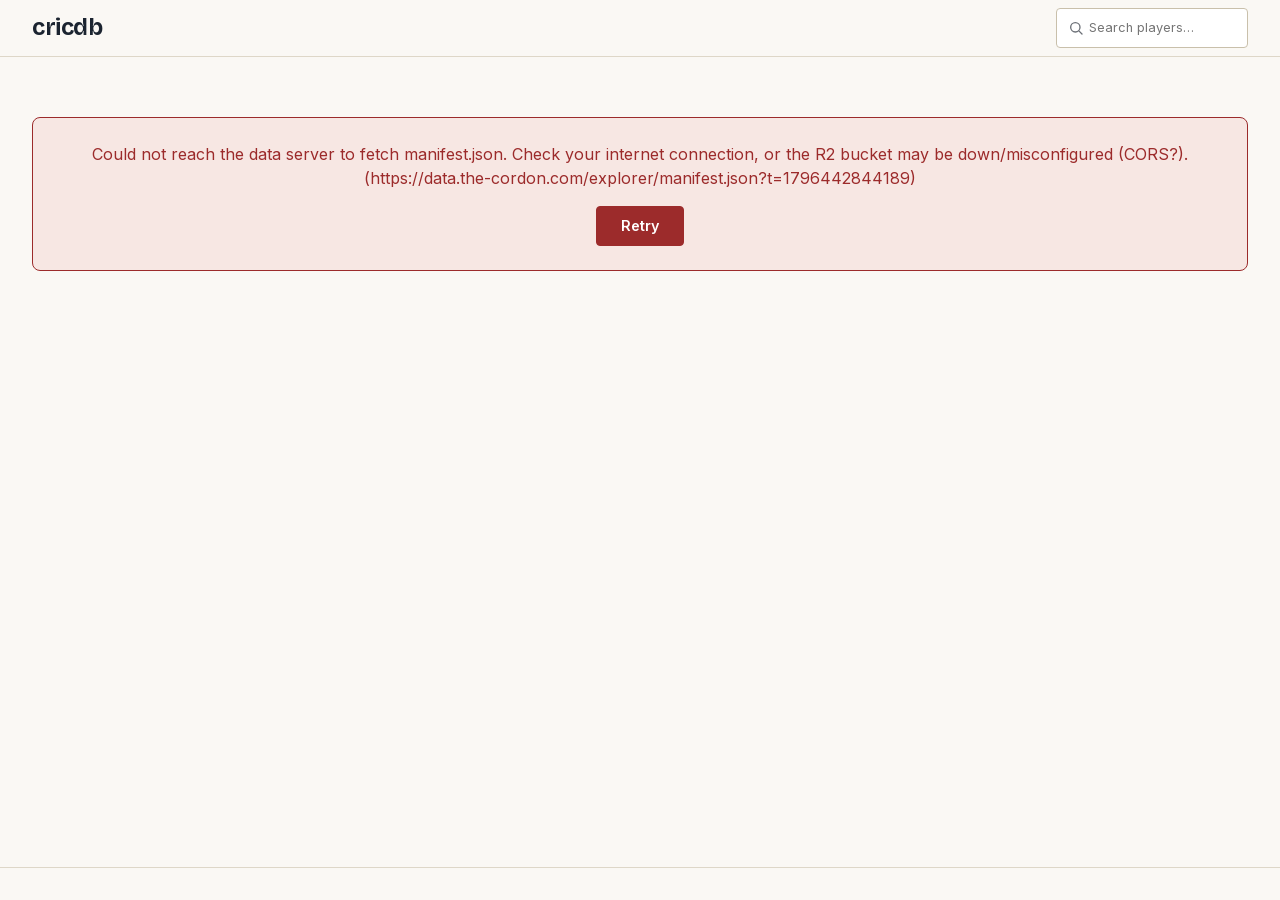
<file: index.html>
<!DOCTYPE html>
<html lang="en">
<head>
<meta charset="UTF-8" />
<meta name="viewport" content="width=device-width, initial-scale=1.0" />
<title>cricdb — cricket stats explorer</title>
<link rel="preload" href="/vendor/fonts/bricolage-grotesque-variable.woff2" as="font" type="font/woff2" crossorigin />
<link rel="preload" href="/vendor/fonts/inter-variable.woff2" as="font" type="font/woff2" crossorigin />
<link rel="stylesheet" href="/styles.css" />
<!-- Chart.js is injected by src/main.js loadChartJs() only when GRAPHS_ENABLED (src/config.js). -->
</head>
<body>
  <div id="player-popup-host"></div>

  <!-- Filters popup (F1a): the single home for EVERY filter (replaces the old
       on-page scope strip + right-side drawer). Static shell so main.js's
       module-level lookup for #filter-bar resolves at
       load time; opened via openFiltersPopup(), closed via ×/backdrop/Escape.
       Closing NEVER runs a query — only the footer "Search" button does. Two
       collapsible sections: Search Conditions + Advanced Filters (owner 1B-2 —
       the old "Player" section folded into Advanced Filters as condition types). -->
  <div class="filters-popup" id="filters-popup" data-role="filters-popup" hidden>
    <div class="filters-popup__backdrop" data-role="fpop-backdrop"></div>
    <div class="filters-popup__panel" role="dialog" aria-modal="true" aria-label="Filters" tabindex="-1" data-role="fpop-panel">
      <div class="filters-popup__header">
        <h2 class="filters-popup__title">Filters</h2>
        <button type="button" class="filters-popup__close" data-role="fpop-close" aria-label="Close">&times;</button>
      </div>

      <div class="filters-popup__body">
        <!-- Section 1: Search Conditions — src/filters.js populates #filter-bar
             with Gender · Discipline · Format · Date range · Team type (ROUND 3
             task 1: Gender and Discipline are now compact <select>s rendered by
             filters.js, so there's no static Discipline markup here any more). -->
        <!-- Minimise/maximise fires ONLY from the chevron BUTTON, never from the
             header row (owner fix, polish): with a filter dropdown open you
             instinctively click outside it to dismiss it, and that click used to
             land on the whole-row header button and collapse the section. The
             header is now plain text; the chevron is the one focusable control
             and carries aria-expanded/aria-controls (main.js finds it by
             data-role, unchanged). -->
        <section class="filters-popup__section">
          <div class="filters-popup__section-header">
            <span class="filters-popup__section-name">Search Conditions</span>
            <button type="button" class="filters-popup__chevron" data-role="fpop-section-toggle" aria-expanded="true" aria-controls="fpop-body-conditions" aria-label="Show or hide Search Conditions"><span aria-hidden="true">▾</span></button>
          </div>
          <div class="filters-popup__section-body" id="fpop-body-conditions">
            <div class="filter-bar" id="filter-bar"></div>
          </div>
        </section>

        <!-- Section 2: Advanced Filters — the ONE grouped condition builder
             (owner 1B-2). The old standalone "Player" section is gone; Role /
             Batting hand / Bowling style now live here as condition
             types alongside Team, Match, and the numeric metric conditions.
             Mounted by src/drawer.js's mountFilterDrawer into #popup-advanced-host. -->
        <section class="filters-popup__section">
          <div class="filters-popup__section-header">
            <span class="filters-popup__section-name">Advanced Filters</span>
            <button type="button" class="filters-popup__chevron" data-role="fpop-section-toggle" aria-expanded="true" aria-controls="fpop-body-advanced" aria-label="Show or hide Advanced Filters"><span aria-hidden="true">▾</span></button>
          </div>
          <div class="filters-popup__section-body" id="fpop-body-advanced">
            <div id="popup-advanced-host"></div>
          </div>
        </section>

        <!-- Section 3: Columns (columns-rejig W1) — the leaderboard's column
             picker, RELOCATED here from its old toolbar pop-over. table.js mounts
             the SAME shared columnsPicker (createColumnsPicker → mountInline) into
             the host below; ticking/unticking a column applies INSTANTLY (frozen-
             scope requery, no Search). The toolbar "Columns" button is now a
             shortcut that opens this popup with THIS section expanded (main.js's
             onOpenColumns); the Filters button opens it with the two filter
             sections expanded / Columns collapsed. Defaults collapsed so a plain
             open lands on the familiar filters-first layout. Numbers untouched. -->
        <section class="filters-popup__section">
          <div class="filters-popup__section-header">
            <span class="filters-popup__section-name">Columns</span>
            <button type="button" class="filters-popup__chevron" data-role="fpop-section-toggle" aria-expanded="false" aria-controls="fpop-body-columns" aria-label="Show or hide Columns"><span aria-hidden="true">▾</span></button>
          </div>
          <div class="filters-popup__section-body" id="fpop-body-columns" hidden>
            <div id="fpop-columns-host"></div>
          </div>
        </section>
      </div>

      <!-- "This will come back empty" notice. A pick that the rest of your filters
           have made impossible is kept and greyed rather than reset (owner ruling),
           so the search can legitimately return nothing; when a whole filter's
           selection is impossible, drawer.js says so here in plain English. It
           INFORMS ONLY — Search is never disabled. Sits between the scrolling body
           and the footer so it is on screen whatever you have scrolled to. -->
      <div class="filters-popup__notice" data-role="fpop-notice" role="status" hidden>
        <p class="filters-popup__notice-main" data-role="fpop-notice-main"></p>
        <p class="filters-popup__notice-hint" data-role="fpop-notice-hint"></p>
      </div>

      <div class="filters-popup__footer">
        <label class="fpop-keep-columns" data-role="fpop-keep-columns-label">
          <input type="checkbox" data-role="fpop-keep-columns" />
          Keep Selected Columns
        </label>
        <button type="button" class="btn btn--primary" data-role="fpop-search">Search</button>
      </div>
    </div>
  </div>

  <div class="app">
    <header class="app-header">
      <div class="app-header__brand">
        <h1 class="app-header__title"><span class="app-header__wordmark">cricdb</span></h1>
      </div>
      <div class="app-header__controls">
        <!-- Header search (task 3a, owner decision 46): a compact player
             search visible on BOTH Stats and Graphs (this element is never
             toggled hidden by the view switch) — the same omnisearch
             component as the table-search box below, mounted separately in
             main.js so picking a player here always opens their popup. -->
        <div class="header-search" id="header-search-section">
          <svg class="header-search__icon" viewBox="0 0 24 24" aria-hidden="true" focusable="false">
            <circle cx="11" cy="11" r="7" fill="none" stroke="currentColor" stroke-width="2"></circle>
            <line x1="21" y1="21" x2="16.65" y2="16.65" stroke="currentColor" stroke-width="2" stroke-linecap="round"></line>
          </svg>
          <input
            type="text"
            id="header-search-input"
            class="input header-search__input"
            placeholder="Search players…"
            aria-label="Search players"
            autocomplete="off"
            role="combobox"
            aria-expanded="false"
            aria-controls="header-search-results"
            aria-autocomplete="list"
          />
          <div
            class="omnisearch__results"
            id="header-search-results"
            role="listbox"
            aria-label="Player search results"
            hidden
          ></div>
        </div>
        <div class="segmented" data-role="view" role="group" aria-label="View">
          <button type="button" class="segmented__btn is-active" data-value="table">Stats</button>
          <button type="button" class="segmented__btn" data-value="graph">Graphs</button>
        </div>
      </div>
    </header>

    <main class="app-main">
      <div id="init-status" class="init-status" role="status" aria-live="polite"></div>

      <div id="app-content" class="app-content" hidden>
        <!-- Scope strip removed (F1a) — all filters now live in the Filters
             popup above. The Discipline toggle + #filter-bar moved into that
             popup's Conditions section. R3 Wave 4: the header's scope-sentence
             subtitle is gone too (owner: header is a single row, wordmark +
             search + view toggle only) — the Filters button's badge count is
             now the only always-visible scope indicator.
             F2: the applied-filter pills row and the table-search box (former
             #pills-bar / #player-search-section, static siblings here) both
             moved INSIDE #table-area's own results toolbar — table.js's
             ensureSkeleton() builds a pills host between the toolbar and the
             column headers, and a compact search input in the toolbar's left
             cluster next to the new Filters button, the first time a Search
             actually runs. Neither exists as a static element here any more. -->
        <section class="table-section" id="table-area" aria-label="Player stats table"></section>

        <section class="graph-section" id="graph-area" aria-label="Graphs" hidden></section>
      </div>
    </main>

    <footer class="app-footer">
      <span id="footer-data-date"></span>
    </footer>
  </div>

  <script type="module" src="/src/main.js"></script>
</body>
</html>
</file>
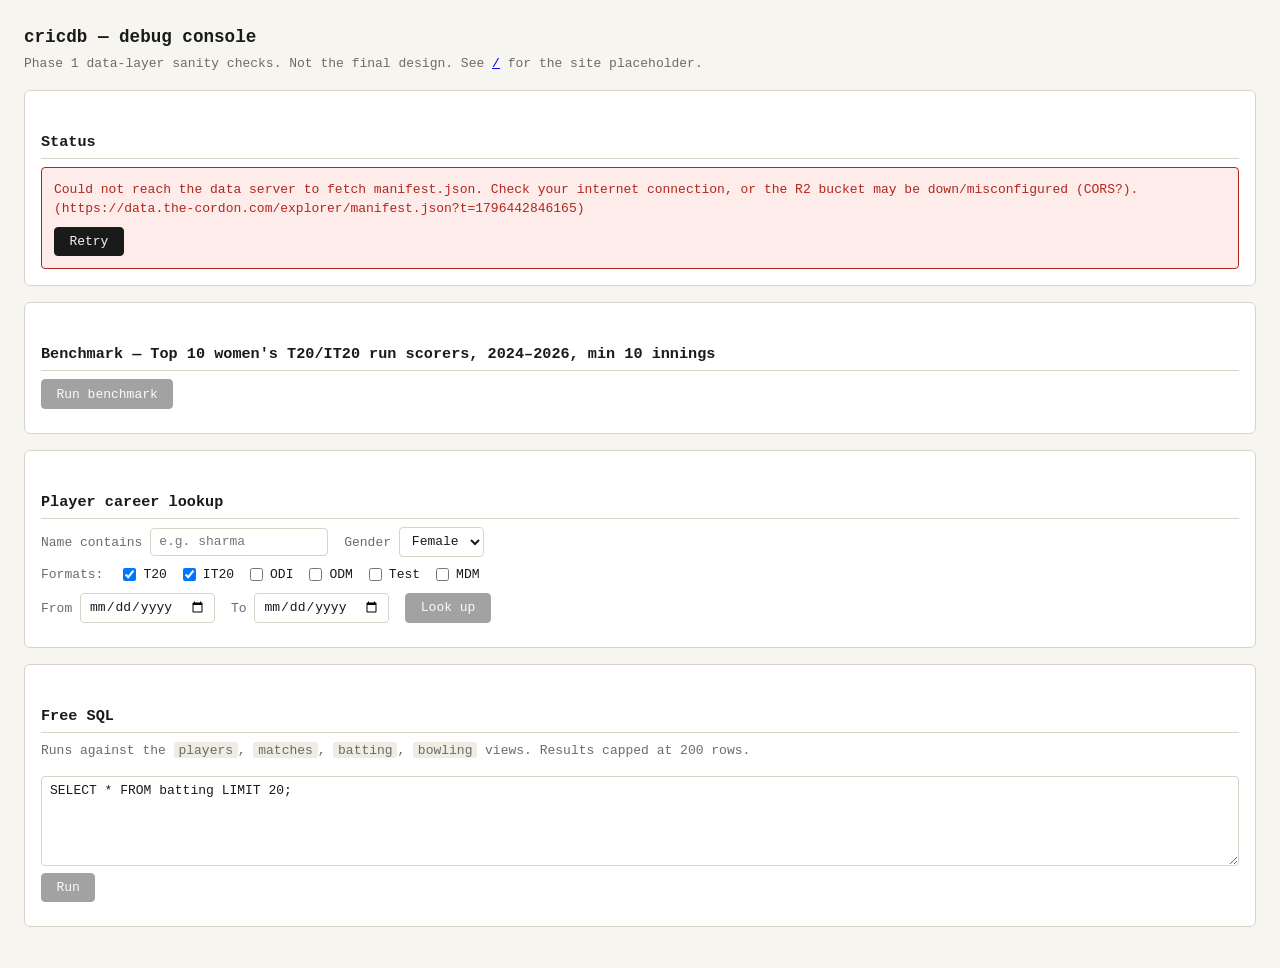
<file: debug/index.html>
<!DOCTYPE html>
<html lang="en">
<head>
<meta charset="UTF-8" />
<meta name="viewport" content="width=device-width, initial-scale=1.0" />
<title>cricdb — debug console</title>
<style>
  :root {
    --bg: #f7f5f0;
    --fg: #1a1a1a;
    --muted: #6b6b6b;
    --line: #d8d4c8;
    --panel: #ffffff;
    --good: #1b7a3d;
    --bad: #b3261e;
    --accent: #1a4fd6;
  }
  * { box-sizing: border-box; }
  body {
    margin: 0;
    padding: 1.5rem;
    background: var(--bg);
    color: var(--fg);
    font-family: "SF Mono", "Menlo", "Consolas", "Liberation Mono", monospace;
    font-size: 13px;
    line-height: 1.5;
  }
  h1 { font-size: 1.1rem; margin: 0 0 0.25rem; }
  h2 { font-size: 0.95rem; margin: 1.5rem 0 0.5rem; border-bottom: 1px solid var(--line); padding-bottom: 0.25rem; }
  .sub { color: var(--muted); margin: 0 0 1rem; }
  section {
    background: var(--panel);
    border: 1px solid var(--line);
    border-radius: 6px;
    padding: 1rem;
    margin-bottom: 1rem;
  }
  .row { display: flex; gap: 1rem; flex-wrap: wrap; align-items: center; margin-bottom: 0.5rem; }
  label { color: var(--muted); }
  input[type="text"], input[type="number"], input[type="date"], select, textarea {
    font-family: inherit;
    font-size: inherit;
    padding: 0.35rem 0.5rem;
    border: 1px solid var(--line);
    border-radius: 4px;
    background: #fff;
    color: var(--fg);
  }
  textarea { width: 100%; min-height: 90px; resize: vertical; }
  button {
    font-family: inherit;
    font-size: inherit;
    padding: 0.4rem 0.9rem;
    border: 1px solid var(--fg);
    border-radius: 4px;
    background: var(--fg);
    color: var(--bg);
    cursor: pointer;
  }
  button:hover { opacity: 0.85; }
  button:disabled { opacity: 0.4; cursor: default; }
  button.secondary { background: transparent; color: var(--fg); }
  .checks { display: flex; gap: 0.75rem; flex-wrap: wrap; }
  .checks label { color: var(--fg); display: flex; align-items: center; gap: 0.25rem; }
  table { border-collapse: collapse; width: 100%; margin-top: 0.5rem; font-size: 12.5px; }
  th, td { border: 1px solid var(--line); padding: 0.3rem 0.5rem; text-align: right; white-space: nowrap; }
  th:first-child, td:first-child, th.text, td.text { text-align: left; }
  thead th { background: #efece3; position: sticky; top: 0; }
  tbody tr:nth-child(even) { background: #fbfaf7; }
  .table-wrap { max-height: 420px; overflow: auto; border: 1px solid var(--line); border-radius: 4px; }
  .badge {
    display: inline-block;
    padding: 0.15rem 0.5rem;
    border-radius: 999px;
    font-weight: bold;
    color: #fff;
  }
  .badge.good { background: var(--good); }
  .badge.bad { background: var(--bad); }
  .badge.neutral { background: var(--muted); }
  .error-box {
    border: 1px solid var(--bad);
    background: #fdecea;
    color: var(--bad);
    padding: 0.75rem;
    border-radius: 4px;
    margin-top: 0.5rem;
  }
  .error-box button { margin-top: 0.5rem; }
  .loading {
    color: var(--muted);
    margin-top: 0.5rem;
  }
  .loading::after {
    content: "";
    display: inline-block;
    width: 0.6em;
  }
  .muted { color: var(--muted); }
  code { background: #efece3; padding: 0.05rem 0.3rem; border-radius: 3px; }
  .status-line { margin: 0.15rem 0; }
</style>
</head>
<body>

<h1>cricdb — debug console</h1>
<p class="sub">Phase 1 data-layer sanity checks. Not the final design. See <a href="/index.html">/</a> for the site placeholder.</p>

<section id="status-section">
  <h2>Status</h2>
  <div id="status-body">
    <p class="status-line loading">Initializing DuckDB-WASM…</p>
  </div>
</section>

<section id="benchmark-section">
  <h2>Benchmark — Top 10 women's T20/IT20 run scorers, 2024–2026, min 10 innings</h2>
  <div class="row">
    <button id="benchmark-run" disabled>Run benchmark</button>
    <span id="benchmark-badge"></span>
  </div>
  <div id="benchmark-result"></div>
</section>

<section id="lookup-section">
  <h2>Player career lookup</h2>
  <div class="row">
    <label>Name contains <input type="text" id="lookup-name" placeholder="e.g. sharma" /></label>
    <label>Gender
      <select id="lookup-gender">
        <option value="any">Any</option>
        <option value="female" selected>Female</option>
        <option value="male">Male</option>
      </select>
    </label>
  </div>
  <div class="row">
    <span class="muted">Formats:</span>
    <div class="checks" id="lookup-formats">
      <label><input type="checkbox" value="T20" checked /> T20</label>
      <label><input type="checkbox" value="IT20" checked /> IT20</label>
      <label><input type="checkbox" value="ODI" /> ODI</label>
      <label><input type="checkbox" value="ODM" /> ODM</label>
      <label><input type="checkbox" value="Test" /> Test</label>
      <label><input type="checkbox" value="MDM" /> MDM</label>
    </div>
  </div>
  <div class="row">
    <label>From <input type="date" id="lookup-from" /></label>
    <label>To <input type="date" id="lookup-to" /></label>
    <button id="lookup-run" disabled>Look up</button>
  </div>
  <div id="lookup-result"></div>
</section>

<section id="sql-section">
  <h2>Free SQL</h2>
  <p class="sub">Runs against the <code>players</code>, <code>matches</code>, <code>batting</code>, <code>bowling</code> views. Results capped at 200 rows.</p>
  <textarea id="sql-input" spellcheck="false">SELECT * FROM batting LIMIT 20;</textarea>
  <div class="row">
    <button id="sql-run" disabled>Run</button>
    <span id="sql-timing" class="muted"></span>
  </div>
  <div id="sql-result"></div>
</section>

<script type="module">
import { initDB, query, getManifest } from "/src/db.js";

const statusBody = document.getElementById("status-body");
const benchmarkRunBtn = document.getElementById("benchmark-run");
const benchmarkBadge = document.getElementById("benchmark-badge");
const benchmarkResult = document.getElementById("benchmark-result");
const lookupRunBtn = document.getElementById("lookup-run");
const lookupResult = document.getElementById("lookup-result");
const lookupFrom = document.getElementById("lookup-from");
const lookupTo = document.getElementById("lookup-to");
const sqlRunBtn = document.getElementById("sql-run");
const sqlInput = document.getElementById("sql-input");
const sqlTiming = document.getElementById("sql-timing");
const sqlResult = document.getElementById("sql-result");

const allButtons = [benchmarkRunBtn, lookupRunBtn, sqlRunBtn];

// ---------- helpers ----------

function esc(s) {
  return String(s).replace(/'/g, "''");
}

function fmtVal(v) {
  if (v === null || v === undefined) return "—";
  if (typeof v === "number" && !Number.isInteger(v)) return v.toFixed(2);
  return String(v);
}

function renderTable(container, rows, { limit } = {}) {
  container.innerHTML = "";
  if (!rows || rows.length === 0) {
    const p = document.createElement("p");
    p.className = "muted";
    p.textContent = "No rows.";
    container.appendChild(p);
    return;
  }
  const shown = limit ? rows.slice(0, limit) : rows;
  const cols = Object.keys(shown[0]);
  const wrap = document.createElement("div");
  wrap.className = "table-wrap";
  const table = document.createElement("table");
  const thead = document.createElement("thead");
  const headRow = document.createElement("tr");
  for (const c of cols) {
    const th = document.createElement("th");
    th.textContent = c;
    if (typeof shown[0][c] === "string") th.classList.add("text");
    headRow.appendChild(th);
  }
  thead.appendChild(headRow);
  table.appendChild(thead);
  const tbody = document.createElement("tbody");
  for (const row of shown) {
    const tr = document.createElement("tr");
    for (const c of cols) {
      const td = document.createElement("td");
      td.textContent = fmtVal(row[c]);
      if (typeof row[c] === "string") td.classList.add("text");
      tr.appendChild(td);
    }
    tbody.appendChild(tr);
  }
  table.appendChild(tbody);
  wrap.appendChild(table);
  container.appendChild(wrap);
  if (limit && rows.length > limit) {
    const note = document.createElement("p");
    note.className = "muted";
    note.textContent = `Showing first ${limit} of ${rows.length} rows.`;
    container.appendChild(note);
  }
}

function renderLoading(container, label) {
  container.innerHTML = `<p class="loading">${label}</p>`;
}

function renderError(container, err, retryFn) {
  container.innerHTML = "";
  const box = document.createElement("div");
  box.className = "error-box";
  const msg = document.createElement("div");
  msg.textContent = err.userMessage || err.message || String(err);
  box.appendChild(msg);
  if (retryFn) {
    const btn = document.createElement("button");
    btn.textContent = "Retry";
    btn.addEventListener("click", retryFn);
    box.appendChild(btn);
  }
  container.appendChild(box);
}

function setButtonsEnabled(enabled) {
  for (const b of allButtons) b.disabled = !enabled;
}

// ---------- status / init ----------

function renderStatus(lines) {
  statusBody.innerHTML = "";
  for (const line of lines) {
    const p = document.createElement("p");
    p.className = "status-line";
    p.innerHTML = line;
    statusBody.appendChild(p);
  }
}

async function boot() {
  setButtonsEnabled(false);
  renderStatus([`<span class="loading">Initializing DuckDB-WASM…</span>`]);
  const startedAt = performance.now();
  try {
    await initDB((progress) => {
      renderStatus([`<span class="loading">${describeProgress(progress)}</span>`]);
    });
    const totalMs = Math.round(performance.now() - startedAt);
    const manifest = getManifest();
    const lines = [];
    lines.push(`<strong>DuckDB-WASM ready.</strong> Total init time: ${totalMs} ms.`);
    if (manifest) {
      lines.push(
        `Manifest: generated_at=<code>${manifest.generated_at}</code>, ` +
        `match_count=<code>${manifest.data?.match_count}</code>, ` +
        `date range=<code>${manifest.data?.min_match_date}</code> to <code>${manifest.data?.max_match_date}</code>`
      );
      if (manifest.data?.min_match_date) lookupFrom.value = manifest.data.min_match_date;
      if (manifest.data?.max_match_date) lookupTo.value = manifest.data.max_match_date;
    }
    renderStatus(lines);
    setButtonsEnabled(true);
  } catch (err) {
    const totalMs = Math.round(performance.now() - startedAt);
    statusBody.innerHTML = "";
    const p = document.createElement("p");
    p.className = "status-line";
    p.innerHTML = `<strong>Initialization failed</strong> after ${totalMs} ms.`;
    statusBody.appendChild(p);
    renderError(statusBody, err, boot);
  }
}

function describeProgress(progress) {
  switch (progress.stage) {
    case "manifest": return "Fetching manifest.json…";
    case "loading-duckdb": return "Loading DuckDB-WASM module…";
    case "connecting": return "Opening database connection…";
    case "registering-data": return progress.file ? `Registering ${progress.file}…` : "Registering Parquet files…";
    case "ready": return "Finalizing…";
    default: return "Working…";
  }
}

boot();

// ---------- benchmark ----------

const BENCHMARK_SQL = `SELECT batter_name, COUNT(*) AS innings, SUM(runs) AS runs,
       ROUND(SUM(runs)*100.0/NULLIF(SUM(balls_faced),0),2) AS strike_rate
FROM batting
WHERE gender='female' AND match_type IN ('T20','IT20')
  AND match_date >= DATE '2024-01-01' AND match_date <= DATE '2026-12-31'
GROUP BY batter_id, batter_name HAVING COUNT(*) >= 10
ORDER BY runs DESC LIMIT 10`;

async function runBenchmark() {
  benchmarkBadge.innerHTML = "";
  renderLoading(benchmarkResult, "Running benchmark…");
  try {
    const { rows, ms } = await query(BENCHMARK_SQL);
    const rounded = Math.round(ms);
    const good = ms < 1500;
    benchmarkBadge.innerHTML = `<span class="badge ${good ? "good" : "bad"}">${rounded} ms</span>`;
    renderTable(benchmarkResult, rows);
  } catch (err) {
    benchmarkBadge.innerHTML = `<span class="badge bad">error</span>`;
    renderError(benchmarkResult, err, runBenchmark);
  }
}

benchmarkRunBtn.addEventListener("click", runBenchmark);

// ---------- player career lookup ----------

function selectedFormats() {
  return [...document.querySelectorAll("#lookup-formats input:checked")].map((i) => i.value);
}

function buildLookupWhere() {
  const nameRaw = document.getElementById("lookup-name").value.trim();
  const gender = document.getElementById("lookup-gender").value;
  const formats = selectedFormats();
  const from = lookupFrom.value;
  const to = lookupTo.value;

  const clauses = [];
  if (gender !== "any") clauses.push(`gender = '${esc(gender)}'`);
  if (formats.length > 0) {
    clauses.push(`match_type IN (${formats.map((f) => `'${esc(f)}'`).join(", ")})`);
  } else {
    clauses.push("FALSE"); // no format selected -> no rows, not "all"
  }
  if (from) clauses.push(`match_date >= DATE '${esc(from)}'`);
  if (to) clauses.push(`match_date <= DATE '${esc(to)}'`);

  return { nameClause: nameRaw, where: clauses.join(" AND ") };
}

async function runLookup() {
  const { nameClause, where } = buildLookupWhere();
  renderLoading(lookupResult, "Looking up player(s)…");

  const battingSql = `
    SELECT batter_id, batter_name,
           COUNT(*) AS innings,
           SUM(runs) AS runs,
           SUM(balls_faced) AS balls_faced,
           SUM(dismissed) AS dismissals,
           ROUND(SUM(runs)*1.0/NULLIF(SUM(dismissed),0), 2) AS average,
           ROUND(SUM(runs)*100.0/NULLIF(SUM(balls_faced),0), 2) AS strike_rate,
           SUM(fours_hit) AS fours,
           SUM(sixes_hit) AS sixes,
           MAX(runs) AS high_score
    FROM batting
    WHERE batter_name ILIKE '%${esc(nameClause)}%' AND ${where}
    GROUP BY batter_id, batter_name
    ORDER BY runs DESC
    LIMIT 20`;

  const bowlingSql = `
    SELECT bowler_id, bowler_name,
           COUNT(*) AS innings,
           SUM(balls) AS balls,
           SUM(runs_conceded) AS runs_conceded,
           SUM(wickets) AS wickets,
           ROUND(SUM(runs_conceded)*1.0/NULLIF(SUM(wickets),0), 2) AS average,
           ROUND(SUM(runs_conceded)*6.0/NULLIF(SUM(balls),0), 2) AS economy,
           MAX(wickets) AS best
    FROM bowling
    WHERE bowler_name ILIKE '%${esc(nameClause)}%' AND ${where}
    GROUP BY bowler_id, bowler_name
    ORDER BY wickets DESC
    LIMIT 20`;

  lookupResult.innerHTML = "";
  const battingHeading = document.createElement("h3");
  battingHeading.textContent = "Batting career";
  const battingDiv = document.createElement("div");
  const bowlingHeading = document.createElement("h3");
  bowlingHeading.textContent = "Bowling career";
  const bowlingDiv = document.createElement("div");
  lookupResult.appendChild(battingHeading);
  lookupResult.appendChild(battingDiv);
  lookupResult.appendChild(bowlingHeading);
  lookupResult.appendChild(bowlingDiv);
  renderLoading(battingDiv, "Running…");
  renderLoading(bowlingDiv, "Running…");

  try {
    const { rows: battingRows } = await query(battingSql);
    renderTable(battingDiv, battingRows);
  } catch (err) {
    renderError(battingDiv, err, runLookup);
  }

  try {
    const { rows: bowlingRows } = await query(bowlingSql);
    renderTable(bowlingDiv, bowlingRows);
  } catch (err) {
    renderError(bowlingDiv, err, runLookup);
  }
}

lookupRunBtn.addEventListener("click", runLookup);

// ---------- free SQL ----------

async function runFreeSql() {
  sqlTiming.textContent = "";
  renderLoading(sqlResult, "Running query…");
  const sql = sqlInput.value.trim();
  if (!sql) {
    renderError(sqlResult, { userMessage: "Enter a SQL statement first." }, null);
    return;
  }
  try {
    const { rows, ms } = await query(sql);
    sqlTiming.textContent = `${Math.round(ms)} ms, ${rows.length} row(s)${rows.length > 200 ? " (showing first 200)" : ""}`;
    renderTable(sqlResult, rows, { limit: 200 });
  } catch (err) {
    renderError(sqlResult, err, runFreeSql);
  }
}

sqlRunBtn.addEventListener("click", runFreeSql);
</script>

</body>
</html>
</file>
<file: styles.css>
/* styles.css
   cricdb — Compare Stats. Editorial design pass, north star: Guardian player
   guides. Off-white paper, ink-navy text, one deep-red accent used sparingly.
   All colors live as custom properties on :root; a future theme (e.g. a
   [data-theme] override block) is just a matter of re-declaring those
   variables — the brand kit will supply the real palette(s) when ported over.
   Selectors are the stable contract handed down from the structural pass —
   nothing renamed, only styled.
*/

/* ── Fonts (self-hosted, variable, latin subset) ──────────────────────────── */

@font-face {
  font-family: "Bricolage Grotesque";
  src: url("/vendor/fonts/bricolage-grotesque-variable.woff2") format("woff2-variations"),
       url("/vendor/fonts/bricolage-grotesque-variable.woff2") format("woff2");
  font-weight: 400 800;
  font-style: normal;
  font-display: swap;
}

@font-face {
  font-family: "Inter";
  src: url("/vendor/fonts/inter-variable.woff2") format("woff2-variations"),
       url("/vendor/fonts/inter-variable.woff2") format("woff2");
  font-weight: 400 700;
  font-style: normal;
  font-display: swap;
}

/* ── Palette + tokens ──────────────────────────────────────────────────────── */

:root {
  /* Paper / ink editorial palette (light default) */
  --color-bg: #faf8f4;
  --color-bg-raised: #ffffff;
  --color-fg: #1b2430;
  --color-muted: #6b6f76;
  --color-line: #ded7c8;
  --color-line-strong: #c9c0ab;
  --color-panel: #f2ede1;

  --color-accent: #9c2b2b;
  --color-accent-strong: #7a1f1f;
  --color-accent-tint: #f5e6e2;

  --color-bad: #9c2b2b;
  --color-bad-bg: #f7e7e3;

  /* Steel-blue accent (R4 Wave 4a, A3): pinned-player ("+ Name") pills. Muted,
     harmonises with the ink-navy text (#1b2430); deliberately NOT red so the
     red soft-delete outline (A4) reads as a distinct "staged for removal" state
     on top of it. */
  --color-steel: #3f5b7d;
  --color-steel-strong: #2f4761;
  --color-steel-tint: #e8eef5;

  --color-active-bg: #1b2430;
  --color-active-fg: #faf8f4;

  --color-focus-ring: #9c2b2b;

  --shadow-popover: 0 8px 24px rgba(27, 36, 48, 0.12);

  --font-body: "Inter", "Helvetica Neue", Arial, sans-serif;
  --font-display: "Bricolage Grotesque", Georgia, serif;

  --space-1: 0.25rem;
  --space-2: 0.5rem;
  --space-3: 0.75rem;
  --space-4: 1rem;
  --space-5: 1.5rem;
  --space-6: 2rem;
  --space-7: 3rem;

  --radius-sm: 4px;
  --radius-md: 8px;
  --radius-lg: 14px;
  --radius-pill: 999px;

  /* Small-text scale (polish batch B1, task 4): consolidates ~7 near-duplicate
     font-size values (0.7/0.72/0.75/0.78/0.8/0.82/0.85rem) that were doing the
     same "small text" job across the file onto 4 shared tokens. Each old
     value maps to its nearest token; the one tie (0.75rem, equidistant from
     0.72 and 0.78) is resolved down to --text-xs. 0.7rem has no token below
     it, so it rounds up to --text-xs (0.72rem) — a ~0.3px difference,
     imperceptible in practice:
       0.7rem, 0.72rem, 0.75rem  -> --text-xs  (0.72rem)
       0.78rem                  -> --text-sm  (0.78rem)
       0.8rem, 0.82rem           -> --text-sm2 (0.8rem)
       0.85rem                  -> --text-md  (0.85rem)
     One exception: .mini-table's own body font-size was deliberately moved
     to --text-sm2 (not --text-md) as part of the 5a clipping fix — see the
     mini-table compact modifier comment below. */
  --text-xs: 0.72rem;
  --text-sm: 0.78rem;
  --text-sm2: 0.8rem;
  --text-md: 0.85rem;
}

/* ── Base ──────────────────────────────────────────────────────────────────── */

* { box-sizing: border-box; }

/* The hidden attribute must always win, even over author display rules
   (e.g. .player-search { display: flex } would otherwise override it). */
[hidden] { display: none !important; }

html,
body {
  margin: 0;
  min-height: 100%;
  background: var(--color-bg);
  color: var(--color-fg);
  font-family: var(--font-body);
  transition: background-color 0.15s ease, color 0.15s ease;
}

body {
  font-size: 16px;
  line-height: 1.5;
  -webkit-font-smoothing: antialiased;
}

::selection {
  background: var(--color-accent-tint);
  color: var(--color-fg);
}

a { color: var(--color-accent); }

:focus-visible {
  outline: 2px solid var(--color-focus-ring);
  outline-offset: 2px;
}

.app {
  display: flex;
  flex-direction: column;
  min-height: 100vh;
}

/* ── Header ────────────────────────────────────────────────────────────────── */

/* R3 Wave 4: single-row header (owner — subtitle removed entirely, see
   .app-header__brand below). align-items: center (was flex-start, needed
   when the brand block carried a second (subtitle) line and had to top-align
   with the taller controls cluster) now centers the wordmark against the
   search box + view toggle on their one shared line. Padding is symmetric
   top/bottom (was heavier on top to counterbalance the subtitle's line-height
   below the title) since there's no second line to balance against any more.

   B1 Wave 1 (item 2a): padding tightened from space-5 (24px) to space-2
   (8px) — this was the ~88-90px-tall header the owner flagged as too heavy.
   The remaining height comes from the shared .segmented__btn/.input
   min-height (40px), which this rule deliberately leaves alone (that's the
   sitewide touch-target floor, reused by other controls); the result is a
   compact ~50-56px one-row strip rather than a near-90px one. Shows on both
   Stats and Graphs (this element isn't swapped by the view toggle). */
.app-header {
  display: flex;
  align-items: center;
  justify-content: space-between;
  gap: var(--space-5);
  padding: var(--space-2) var(--space-6);
  border-bottom: 1px solid var(--color-line);
  flex-wrap: wrap;
}

/* R3 Wave 4: brand is just the wordmark now — the scope-sentence subtitle
   (#scope-sentence) that used to sit under it is gone (owner: header is one
   compact row). max-width kept in case a future brand mark needs room, but
   nothing currently constrains it. */
.app-header__brand {
  max-width: 42rem;
}

/* B1 Wave 1 (item 2a): 2.25rem was the single biggest contributor to the
   old ~88-90px header; 1.45rem keeps the wordmark reading as a display-font
   brand mark while fitting the compact one-row strip. */
.app-header__title {
  margin: 0;
  font-family: var(--font-display);
  font-weight: 700;
  font-size: 1.45rem;
  letter-spacing: -0.02em;
  line-height: 1;
  color: var(--color-fg);
  text-transform: lowercase;
}

/* The header now holds the header search (task 3a) plus the Stats/Graphs
   view switcher — Discipline moved into the scope strip (decision 44b,
   src/filters.js). */
.app-header__controls {
  flex-shrink: 0;
  display: flex;
  align-items: center;
  gap: var(--space-3);
  flex-wrap: wrap;
}

/* ── Header search (task 3a, B1 polish) ───────────────────────────────────────
   Compact player search visible on both Stats and Graphs — visually quiet
   (small, icon-led) so it never competes with the Stats/Graphs tabs next to
   it. Reuses .omnisearch__results/.omnisearch__item etc. (src/omnisearch.js
   itself doesn't care which input/results pair it's wired to). */
.header-search {
  position: relative;
  display: flex;
  align-items: center;
}

.header-search__icon {
  position: absolute;
  left: var(--space-3);
  width: 1rem;
  height: 1rem;
  color: var(--color-muted);
  pointer-events: none;
}

/* `.header-search .header-search__input` (not just the bare class): needs to
   out-specificity the later `.input` shorthand rule's `padding` (which would
   otherwise reset padding-left back to var(--space-3) regardless of source
   order, since a bare-class selector ties with `.input` on specificity). */
.header-search .header-search__input {
  width: 12rem;
  padding-left: calc(var(--space-3) + 1.25rem);
  font-size: var(--text-sm2);
  transition: width 0.15s ease;
}

/* The header input is narrower than the table-search one, but its dropdown
   still needs room for player names/meta — widen past 100% of the (narrow)
   input rather than cramping every result.

   Polish B1, task 4 (flagged by the previous engineer as untested at
   narrow widths): verified empirically at 320/375/414/480px with the real
   omnisearch results populated — .header-search is always the row's first
   (leftmost) flex item, positioned flush against .app-header's own left
   padding, and that padding is the SAME var(--space-4) token this max-width
   subtracts twice (once per side), so the panel's right edge never runs
   past the viewport at any width down to 320px; confirmed via
   getBoundingClientRect (right edge stayed 296-343px inside the 320-480px
   viewports tested, i.e. always a few px of margin to spare, never
   clipped). Rewritten with min() instead of width+max-width — same
   arithmetic, states the "never wider than X, but always at least this
   margin from both viewport edges" intent as one rule instead of two that
   have to be read together. */
.header-search .omnisearch__results {
  left: 0;
  width: min(20rem, calc(100vw - 2 * var(--space-4)));
}

/* At mobile widths the box collapses to just its icon — a pure CSS
   affordance (no JS toggle state): the input's own text goes transparent and
   its width shrinks to a square icon-button footprint, then both reverse the
   moment it's focused. Typing is always possible; you just have to tap/focus
   first, same as any icon-triggered search. */
@media (max-width: 480px) {
  .header-search .header-search__input {
    width: 2.25rem;
    color: transparent;
    cursor: pointer;
  }
  .header-search .header-search__input::placeholder { color: transparent; }
  .header-search .header-search__input:focus {
    width: 9rem;
    color: inherit;
    cursor: text;
  }
  .header-search .header-search__input:focus::placeholder { color: var(--color-muted); }
}

/* ── Main / layout ─────────────────────────────────────────────────────────── */

.app-main {
  flex: 1;
  /* R3.2 (item 8): tighten the header→card and card→footer gaps further — the
     top/bottom padding drops to space-3 (was space-4 top / space-6 bottom) so
     the table card sits close under the slim header and just above the footer,
     reclaiming the wasted vertical space the owner flagged. Horizontal padding
     is unchanged. (Built on R2-1's earlier trim.) */
  padding: var(--space-3) var(--space-6);
  display: flex;
  flex-direction: column;
  gap: var(--space-4);
  max-width: 88rem;
  width: 100%;
  margin: 0 auto;
}

.app-content {
  display: flex;
  flex-direction: column;
  gap: var(--space-5);
}

.init-status {
  padding: var(--space-7) 0;
  display: flex;
  justify-content: center;
  text-align: center;
}

.init-status:empty { padding: 0; }

/* Shared "pending/loading" language (task 4): one muted-foreground rule
   backing every bespoke loading treatment in the app — the boot splash line,
   the table's query-in-flight overlay, the player page's loading shell, and
   the graph builder's status line. Each keeps its own size/weight/animation
   on top (they read quite differently on purpose — the boot line is a large
   animated display-font line, the others are small inline notes), so only
   the color is deduplicated here; nothing about how any of them look has
   changed. .status-text is a new utility available for future loading UI. */
.status-text,
.init-status__line--loading,
.table-loading-overlay,
.player-page__loading,
.graph-status {
  color: var(--color-muted);
}

.init-status__line--loading {
  font-family: var(--font-display);
  font-size: 1.05rem;
  letter-spacing: 0.01em;
  animation: init-status-pulse 1.6s ease-in-out infinite;
}

@keyframes init-status-pulse {
  0%, 100% { opacity: 0.5; }
  50% { opacity: 1; }
}

@media (prefers-reduced-motion: reduce) {
  .init-status__line--loading { animation: none; }
}

/* ── Segmented control (Gender / Discipline) ──────────────────────────────── */

.segmented {
  display: inline-flex;
  border: 1px solid var(--color-line-strong);
  border-radius: var(--radius-md);
  overflow: hidden;
  background: var(--color-bg-raised);
}

.segmented--small { font-size: var(--text-md); }

.segmented__btn {
  font: inherit;
  padding: var(--space-2) var(--space-4);
  border: none;
  background: transparent;
  color: var(--color-fg);
  cursor: pointer;
  min-height: 40px;
  transition: background-color 0.12s ease, color 0.12s ease;
}

.segmented--small .segmented__btn { min-height: 32px; padding: var(--space-1) var(--space-3); }

.segmented__btn:hover { background: var(--color-panel); }

.segmented__btn + .segmented__btn { border-left: 1px solid var(--color-line-strong); }

.segmented__btn.is-active {
  background: var(--color-active-bg);
  color: var(--color-active-fg);
}

.segmented__btn.is-active:hover { background: var(--color-active-bg); }

/* .segmented--small (0,2,0) otherwise beats the general mobile tap-target
   batch's bare .segmented__btn rule (0,1,0) regardless of source order —
   restate the 40px floor explicitly for small segments at mobile widths. */
@media (max-width: 640px) {
  .segmented--small .segmented__btn { min-height: 40px; }
}

/* ── Filter bar ────────────────────────────────────────────────────────────── */

.filter-bar {
  display: flex;
  flex-wrap: wrap;
  /* R7 Wave B (item 1): tighter column gap so Gender · Discipline · Format ·
     Team type · Date From–To–Preset read as one compact row at desktop. */
  gap: var(--space-4) var(--space-5);
  /* flex-start (was flex-end): the date block grew taller in R4 (stacked
     inputs + preset select), and bottom-aligning left dead space above the
     short selects. Top-align so all labels sit on one line. */
  align-items: flex-start;
}

/* R7 Wave B (item 1): drop the control type a notch (0.9rem → 0.8rem) inside
   the Search Conditions bar so the whole row stays compact; scoped to
   .filter-bar so nothing else that reuses .select/.input shrinks. min-height
   (tap target) is untouched. */
.filter-bar .select,
.filter-bar .input { font-size: var(--text-sm2); }

.filter-group {
  display: flex;
  flex-direction: column;
  gap: var(--space-2);
}

/* Gender / Team type segmented controls otherwise get cross-axis stretched
   to the filter-group's full column width (e.g. the drawer's fixed 420px
   panel), leaving a dead white strip past the last button. The control
   should hug its own buttons, not the column. */
.filter-group .segmented { align-self: flex-start; }

.filter-label {
  font-size: var(--text-xs);
  letter-spacing: 0.06em;
  text-transform: uppercase;
  color: var(--color-muted);
  font-weight: 600;
}

.chip {
  font: inherit;
  font-size: 0.9rem;
  padding: var(--space-2) var(--space-4);
  border: 1px solid var(--color-line-strong);
  border-radius: var(--radius-pill);
  background: var(--color-bg-raised);
  color: var(--color-fg);
  cursor: pointer;
  min-height: 40px;
  transition: background-color 0.12s ease, color 0.12s ease, border-color 0.12s ease;
}

.chip:hover { border-color: var(--color-fg); }

.chip.is-active {
  background: var(--color-active-bg);
  color: var(--color-active-fg);
  border-color: var(--color-active-bg);
}

.date-range {
  display: flex;
  align-items: center;
  flex-wrap: wrap;
  gap: var(--space-2);
}

.date-range__sep { color: var(--color-muted); }

.select,
.input {
  font: inherit;
  font-size: 0.9rem;
  padding: var(--space-2) var(--space-3);
  border: 1px solid var(--color-line-strong);
  border-radius: var(--radius-sm);
  background: var(--color-bg-raised);
  color: var(--color-fg);
  min-height: 40px;
}

.select:hover,
.input:hover { border-color: var(--color-fg); }

/* Team multi-select dropdown */

.team-dropdown { position: relative; }

.team-dropdown__toggle {
  font: inherit;
  font-size: 0.9rem;
  padding: var(--space-2) var(--space-4);
  border: 1px solid var(--color-line-strong);
  border-radius: var(--radius-sm);
  background: var(--color-bg-raised);
  color: var(--color-fg);
  cursor: pointer;
  min-width: 8rem;
  min-height: 40px;
  text-align: left;
}

.team-dropdown__toggle:hover { border-color: var(--color-fg); }

/* Shared popover base (task 2): the floating-panel shape (border, radius,
   shadow, raised background, stacking order) is identical across the team
   dropdown, the columns picker, the graph player-search results, and (B2R
   wave 1b, decision 44b) the Format/Team-type scope-strip dropdowns below —
   see the selector list below. Position family (absolute vs fixed) and
   size/overflow/padding vary per instance and stay on each specific
   selector. This pass also fixes a real token bug: .graph-player-search__results
   used to read var(--color-bg) where the other two correctly used
   var(--color-bg-raised) — an inconsistent shade for the same floating-panel
   shape; all three now consistently use --color-bg-raised. */
.team-dropdown__panel,
.columns-popover,
.graph-player-search__results,
.dropdown__panel,
.search-select__panel,
.opp-picker__results,
.omnisearch__results {
  z-index: 20;
  background: var(--color-bg-raised);
  border: 1px solid var(--color-line);
  border-radius: var(--radius-md);
  box-shadow: var(--shadow-popover);
}

/* Opponent-player picker (pop-up Tab-2 T-1): reuses the shared player-search
   component (omnisearch) as a value picker inside the Filters drawer. Unlike the
   leaderboard's absolutely-positioned .omnisearch__results, this results panel
   renders in NORMAL FLOW so it is never clipped by the Filters popup's overflow —
   it just pushes the rows below it down (the popup scrolls). Item rows reuse
   .omnisearch__item / .omnisearch__empty styling verbatim. */
.opp-picker {
  width: 100%;
}
.opp-picker__input {
  width: 100%;
}
.opp-picker__results {
  margin-top: var(--space-1);
  max-height: 16rem;
  overflow-y: auto;
  padding: var(--space-1);
}

.team-dropdown__panel {
  position: absolute;
  top: calc(100% + 6px);
  left: 0;
  width: 17rem;
  max-width: 90vw;
  padding: var(--space-3);
}

.team-dropdown__search {
  font: inherit;
  width: 100%;
  padding: var(--space-2) var(--space-3);
  border: 1px solid var(--color-line-strong);
  border-radius: var(--radius-sm);
  margin-bottom: var(--space-2);
  background: var(--color-bg-raised);
  color: var(--color-fg);
  min-height: 40px;
}

.team-dropdown__list {
  max-height: 14rem;
  overflow-y: auto;
  display: flex;
  flex-direction: column;
  gap: var(--space-1);
}

.team-dropdown__item {
  display: flex;
  align-items: center;
  gap: var(--space-2);
  font-size: 0.9rem;
  cursor: pointer;
  padding: var(--space-1) 0;
}

/* Shared "no results" language (task 4): one muted-foreground rule backing
   every bespoke empty-state note in the app — team-dropdown search, the
   graph-builder player-search (also reused for the roster dropdown's empty
   state — Batch 8, task 1), and the player-search page. Size/padding/margin
   differ per instance and stay on each specific selector (unchanged from
   before), so nothing about how any of them look has changed. .empty-note is
   a new utility available for future empty
   states. */
.empty-note,
.team-dropdown__empty,
.graph-player-search__empty,
.player-page-search__empty,
.omnisearch__empty {
  color: var(--color-muted);
}

.team-dropdown__empty {
  font-size: var(--text-md); /* was 0.85rem */
  margin: var(--space-2) 0;
}

.team-dropdown__actions {
  display: flex;
  justify-content: flex-end;
  margin-top: var(--space-2);
  padding-top: var(--space-2);
  border-top: 1px solid var(--color-line);
}

/* Format / Team-type checkbox dropdowns (B2R wave 1b, decision 44b): same
   open/close-on-outside-click-or-Escape mechanics as .team-dropdown above,
   over a short FIXED vocabulary (five format buckets; two team types) —
   no search box, no clear button. The toggle reuses the .select look
   (class="select dropdown__toggle" in the markup); the panel joins the
   shared popover base above. */
.dropdown { position: relative; }

.dropdown__toggle {
  cursor: pointer;
  text-align: left;
  min-width: 9rem;
}

.dropdown__panel {
  position: absolute;
  top: calc(100% + 6px);
  left: 0;
  min-width: 100%;
  padding: var(--space-2);
}

.dropdown__list {
  display: flex;
  flex-direction: column;
  gap: var(--space-1);
}

.dropdown__item {
  display: flex;
  align-items: center;
  gap: var(--space-2);
  font-size: 0.9rem;
  cursor: pointer;
  padding: var(--space-2);
  white-space: nowrap;
  border-radius: var(--radius-sm);
}

.dropdown__item:hover { background: var(--color-panel); }

/* Min-one guard (the sole remaining checked box in each dropdown is
   disabled rather than left uncheckable-but-unmarked) — same recolor-only
   disabled language as the rest of the app (see the ".select:disabled…"
   batch below), applied to the label since a checkbox itself can't be
   skinned the same way. */
.dropdown__item.is-disabled {
  cursor: not-allowed;
  color: var(--color-muted);
}

.dropdown__item.is-disabled input { cursor: not-allowed; }

/* A DEAD PICK — a value that is still selected (and still part of the filter,
   so it counts in the toggle's summary) but that the rest of the current filter
   combination has made impossible. Muted in the same recolor-only language as
   the disabled state, but deliberately NOT disabled: the whole point is that it
   stays clickable so it can be un-ticked. The note drops to its own line so a
   narrow dropdown panel never has to grow sideways to fit it. */
.dropdown__item--dead {
  color: var(--color-muted);
  flex-wrap: wrap;
  white-space: normal;
}

.dropdown__item-note {
  flex: 1 0 100%;
  padding-left: 1.5rem;
  font-size: var(--text-sm2, 0.75rem);
  font-style: italic;
  color: var(--color-muted);
}

/* PINNED SELECTION (Stage / Season): ticked values sit as a block at the top of
   the list so a pick can't drift as the list re-orders around it. One hairline
   marks where the block ends. */
.dropdown__item.is-pin-last {
  border-bottom: 1px solid var(--color-line);
}

/* ── Profile filters (D4.2) — second filter row ────────────────────────────── */

.profile-note {
  font-size: var(--text-sm);
  color: var(--color-muted);
  font-style: italic;
  text-transform: none;
  letter-spacing: normal;
  font-weight: 400;
  max-width: 16rem;
}

.profile-role { display: flex; gap: var(--space-2); }

/* Disabled section state lives entirely on the individual controls inside
   (see the unified :disabled rules below) — no wrapper-level opacity here,
   so it can't stack with a control's own disabled styling. */

/* ── One disabled language, everywhere ────────────────────────────────────────
   Recolor only — muted foreground on panel background, no opacity. Opacity
   used to live on wrapper elements too (.is-disabled) and stacked with a
   control's own disabled opacity, over-dimming; that wrapper opacity is gone
   now (see the profile/position/opposition group comments above and below) —
   each control's own :disabled rule is the single source of the disabled
   look. A selected-but-disabled control (e.g. the boot state disabling the
   view toggles) gets its own dimmed-fill variant below so it still reads as
   selected rather than disappearing into the plain disabled state. */
.select:disabled,
.input:disabled,
.team-dropdown__toggle:disabled,
.chip:disabled,
.segmented__btn:disabled {
  cursor: not-allowed;
  background: var(--color-panel);
  color: var(--color-muted);
  border-color: var(--color-line);
}

.chip.is-active:disabled,
.segmented__btn.is-active:disabled {
  background: color-mix(in srgb, var(--color-active-bg) 45%, var(--color-panel));
  color: color-mix(in srgb, var(--color-active-fg) 65%, var(--color-muted));
  border-color: var(--color-active-bg);
}

/* ── Free splits (D4 Piece 3) — position / opposition ────────────────────────
   Individual group greying (position and opposition can be disabled
   independently of each other, unlike the single profile row) — the
   group's own controls carry the recolor-only :disabled state above; no
   wrapper opacity here either. The old 1-12 chip row (chip-group--positions,
   chip--sm) is gone — Batting position is a .dropdown checkbox panel now
   (B2R wave 2, decision 42), same component as Format/Team-type below. */

/* ── Buttons / links ───────────────────────────────────────────────────────── */

.btn {
  font: inherit;
  font-size: 0.9rem;
  font-weight: 600;
  padding: var(--space-2) var(--space-5);
  border-radius: var(--radius-sm);
  cursor: pointer;
  border: 1px solid var(--color-fg);
  min-height: 40px;
  transition: background-color 0.12s ease, color 0.12s ease, opacity 0.12s ease;
}

.btn--primary {
  background: var(--color-fg);
  color: var(--color-bg);
  border-color: var(--color-fg);
}

.btn--primary:hover { opacity: 0.85; }

.btn--ghost {
  background: transparent;
  color: var(--color-fg);
  border-color: var(--color-line-strong);
}

.btn--ghost:hover { border-color: var(--color-fg); }

.btn:disabled {
  cursor: not-allowed;
  background: var(--color-panel);
  color: var(--color-muted);
  border-color: var(--color-line);
}

.link-btn,
.text-btn {
  font: inherit;
  font-size: 0.9rem;
  font-weight: 600;
  background: none;
  border: none;
  color: var(--color-accent);
  cursor: pointer;
  padding: var(--space-1) 0;
  text-align: left;
}

.link-btn:hover,
.text-btn:hover { color: var(--color-accent-strong); text-decoration: underline; }

.icon-btn {
  font: inherit;
  background: none;
  border: none;
  cursor: pointer;
  color: var(--color-muted);
  line-height: 1;
  padding: var(--space-1);
  min-width: 32px;
  min-height: 32px;
  border-radius: var(--radius-sm);
}

.icon-btn:hover { color: var(--color-bad); background: var(--color-bad-bg); }

/* ── Condition builder (Advanced Filters, owner task 1B-2) ────────────────────
   The ONE grouped condition builder. Singleton rows (Role/Hand/Bowling/R.Pos/
   Team/Opposition/Event/Venue) and numeric metric rows share the .cond-row
   layout: a type label + inline value editor + remove ×; numeric rows add an
   operator select, value input(s), and an inline error line. Rows are added via
   the grouped "+ Add condition" <select>. */
.cond-builder { display: flex; flex-direction: column; gap: var(--space-4); }

.cond-builder__rows,
.cond-builder__numeric { display: flex; flex-direction: column; gap: var(--space-3); }

/* ── Way A (decision 83): ONE group card, ONE operator ──────────────────────
   The condition builder is a SINGLE group card — the two "+ Add condition" dropdowns
   side-by-side in a row, then one "Match all / Match any" operator over all Player +
   Scope conditions, then every added condition in ONE undifferentiated list. Review
   fix (2026-08-29): that list is a single container (.cond-group-one__list) whose rows
   render in the order the user added them (drawer.js syncCondOrder) — no Player/Scope
   split, heading, or divider. Presentation only; the operator drives the single group op
   (filterGroupOp), which the OR engine reads. The Matchup lane below stays a peer
   .cond-lane (Task 3 re-houses it). */
.cond-group-one { display: flex; flex-direction: column; gap: var(--space-3); }
.cond-group-one__head {
  display: flex;
  align-items: center;
  flex-wrap: wrap;
  gap: var(--space-2);
}
.cond-group-one__match-label { font-size: var(--text-sm2); color: var(--color-muted); }
/* The two/three add dropdowns (Player Filters / Scope Filters / Matchup — each its
   own .cond-lane-bar, one trigger apiece) share a row on desktop. Live-review
   follow-up (2026-09-28): this used to be "each takes an equal share" (flex:1 1 0
   on every .cond-lane-bar) — the SAME "growing basis" bug as #6 above, one level
   up: each lane container stretched to a third of the row, spreading its
   (now fixed-width, since #6) trigger button away from its neighbours with big
   gaps, instead of sitting left-aligned and tight like the Columns bar
   (.cols-dd-bar holds all its triggers in ONE flex container; the three lanes
   here are three SEPARATE containers, so they need flex:0 0 auto + width:auto to
   size to their own one-trigger content rather than to an equal row-share).
   gap dropped from --space-3 to --space-2 (8px) to match .cols-dd-bar's gap
   exactly. They stack on narrow screens. */
.cond-group-one__addrow { display: flex; gap: var(--space-2); align-items: flex-start; }
.cond-group-one__addrow > .cond-lane-bar { flex: 0 0 auto; width: auto; min-width: 0; }
@media (max-width: 640px) { .cond-group-one__addrow { flex-direction: column; } }
/* The merged condition list: every present slot (singleton rows, the numeric block, the
   fielding-dim block) is a direct child here and flows as one continuous list — same row
   gap throughout, no per-kind heading or divider. Empty numeric/fielding blocks are hidden
   by syncCondOrder so a zero-height flex child never leaves a stray gap. */
.cond-group-one__list { display: flex; flex-direction: column; gap: var(--space-3); }

.cond-lane { display: flex; flex-direction: column; gap: var(--space-3); }
/* A hairline separates the Matchup lane from the group card above it (they AND
   together; delivery-window/matchup live OUTSIDE the group, decision 83 Fork 2). */
.cond-lane + .cond-lane,
.cond-group-one + .cond-lane {
  padding-top: var(--space-4);
  border-top: 1px solid var(--color-line);
}
.cond-lane__head {
  display: flex;
  align-items: center;
  flex-wrap: wrap;
  gap: var(--space-2) var(--space-3);
}
.cond-lane__title {
  font-size: var(--text-sm2);
  font-weight: 600;
  letter-spacing: 0.02em;
  color: var(--color-fg);
}
/* Match all|any control sits at the right end of the lane header. */
.cond-lane__match {
  display: flex;
  align-items: center;
  gap: var(--space-2);
  margin-left: auto;
}
.cond-lane__match-label { font-size: var(--text-sm2); color: var(--color-muted); }
.cond-lane__list { display: flex; flex-direction: column; gap: var(--space-3); }
@media (max-width: 640px) {
  /* On mobile let the toggle wrap to its own line rather than crushing the title. */
  .cond-lane__match { margin-left: 0; }
}

/* ── Matchup lane (decision 83 Fork 2) — condition rows, not a panel ───────────
   The Matchup lane now holds ordinary condition ROWS (the same .cond-row markup as the
   Player/Scope lanes), added from the "+ Add ▸ Matchup" dropdown and re-parented in by
   syncMatchupRows. No bespoke chrome is needed — the rows inherit .cond-row / .cond-lane
   / .cond-lane__list styling above. (The old always-visible "opponent-panel" /
   "opponent-axis" progressive-disclosure panel — decision 80 — was retired here; its
   CSS is gone with it.) The `vs` row's inline style/hand menu is a plain .search-select
   in .cond-row__value, so it needs no matchup-specific rule. */

/* R5 Wave 1a (item 8): applied-condition rows are sized to their CONTENT, not
   stretched to the popup width. align-items:flex-start stops the column from
   stretching the line; __main / __value hug their editors (flex:0 1 auto) so a
   picked filter reads as a compact inline group with generous whitespace to its
   right, rather than a full-width bar.
   R0 Step 1 (D3): the row now carries a FAINT HAIRLINE card — 1px --color-line,
   gentle radius, NO fill — the same look the Columns picker's chosen rows use, so
   both surfaces share one row language. align-self:flex-start keeps the content-
   sizing intent above: the card hugs its content instead of becoming a full-width
   bar (the border wraps the __line and any __error line beneath it). */
.cond-row {
  display: flex;
  flex-direction: column;
  align-items: flex-start;
  align-self: flex-start;
  gap: var(--space-1);
  /* Owner fix (2026-08-12, Wave B row-height parity): vertical padding tightened
     from var(--space-2) — see the shared control-height rule below (after the
     width block) for why 2.8px is the derived value, not a round token. */
  padding: 2.8px var(--space-2);
  border: 1px solid var(--color-line);
  border-radius: var(--radius-sm, 4px);
  background: none;
  /* #6 (columns-popup rework Wave B): the filter rows adopt the columns-section row
     look — same 0.9rem font as .cols-chosen-row__label (the owner prefers the columns
     look). Width is set alongside .cols-chosen-row in the shared rule below. */
  font-size: 0.9rem;
}

/* Polish (Way A, decision 83): dim an "empty" condition row — one that is showing but
   not yet narrowing the result (an unpicked categorical, a Result left on "All", a
   numeric row with no value). A muted opacity cue only; the row stays fully
   interactive and the query is untouched. The × remove button keeps full opacity so it
   is never mistaken for disabled. */
.cond-row--inert { opacity: 0.55; }
.cond-row--inert .cond-row__remove,
.cond-row--inert .icon-btn { opacity: 1; }

/* The main line spans the full row so the remove × can sit hard right, matching the
   columns chosen-row (label grows, controls pinned right). */
.cond-row__line { display: flex; align-items: flex-start; gap: var(--space-2); width: 100%; max-width: 100%; }

/* #6: BOTH the filter-section rows and the columns-section rows are 75% of the
   container width on desktop + tablet, and full width on mobile — one shared width so
   the two sections line up (owner prefers the columns look). Covers the filter cond
   rows, the columns chosen/param rows, and the transient compose editor. The
   .cols-chosen-row / .cols-param-row / .cols-compose-editor base rules (further down)
   set no width, so this is the single source of their width. Display-only. */
.cond-row,
.cols-chosen-row,
.cols-param-row,
.cols-compose-editor {
  width: 75%;
  max-width: 100%;
}
@media (max-width: 640px) {
  .cond-row,
  .cols-chosen-row,
  .cols-param-row,
  .cols-compose-editor {
    width: 100%;
  }
}

/* Owner fix (2026-08-12, Wave B row-height parity): a filter row (.cond-row) and
   a param row (.cols-param-row) hold REAL controls — a native operator <select> +
   value <input>, a search-select/dropdown toggle button (Team/Event/Venue/Role/
   Hand/…), or the compose editor's dimension/stat <select> — which all carry the
   shared .select/.input class and its 40px min-height. A column CHOSEN row
   (.cols-chosen-row) has no such control, just a label + small icon buttons, so it
   reads ~18px shorter (39.6px vs 58px) even though both rows share the same card
   look. On desktop/tablet, shrink these controls to the same 32px floor already
   used elsewhere for compact controls (.icon-btn, .dwin__chip, .segmented--small)
   and tighten their vertical padding to match (0.75rem→0.25rem horizontal-only
   change would be wrong — this is var(--space-1) vertical, var(--space-3)
   horizontal unchanged) — verified empirically (getBoundingClientRect) to land
   .cond-row/.cols-param-row's total height at 39.6px, matching .cols-chosen-row
   exactly. Reverted on mobile above (≤640px) — see that block's note. Scoped
   strictly to these three containers; the shared .select/.input rule elsewhere,
   and the toolbar/date-range/team-dropdown controls that also use it, are
   untouched. */
.cond-row .select,
.cond-row .input,
.cols-param-row .select,
.cols-param-row .input,
.cols-compose-editor .select,
.cols-compose-editor .input {
  min-height: 32px;
  padding: var(--space-1) var(--space-3);
}

/* Owner fix (2026-08-12, Wave B row-height parity) continued: on mobile the
   shrink above is reversed — controls stay at the shared .select/.input
   default (40px, comfortable/finger-sized) instead of the desktop/tablet
   32px, and the icon-button-only rows grow via min-height to meet them
   instead. This block MUST come after the base rule above (equal-specificity
   selectors resolve by source order, not by which one sits in a media query)
   — do not move it earlier or the revert silently loses the cascade. */
@media (max-width: 640px) {
  .cond-row .select,
  .cond-row .input,
  .cols-param-row .select,
  .cols-param-row .input,
  .cols-compose-editor .select,
  .cols-compose-editor .input {
    min-height: 40px;
    padding: var(--space-2) var(--space-3);
  }

  /* 47.6px = a single-control condition row's actual mobile height once the
     control above reverts to 40px (row padding stays the tightened 2.8px set
     on .cond-row/.cols-param-row, ~line 828/2386 — that's whitespace, not a
     "control", so it isn't reverted here): 2×2.8 + 2 (border) + 40 (control)
     = 47.6. Multi-control rows (operator + value, or a param row's
     op+value+unit) wrap onto 2 lines at ~380px regardless of control height,
     so they'll naturally exceed this floor — harmless, min-height only
     raises the shorter rows. */
  .cols-chosen-row,
  .cols-param-row,
  .cols-compose-editor {
    min-height: 47.6px;
  }
}

.cond-row__main {
  display: flex;
  align-items: center;
  flex-wrap: wrap;
  gap: var(--space-2);
  flex: 0 1 auto;
  min-width: 0;
}

/* Owner fix (2026-08-12): the filter row's metric-name label reads BOLD + bigger than
   the columns section's chosen-row label (.cols-chosen-row__label — normal weight,
   0.9rem) even though .cond-row already sets the same 0.9rem font-size — font-weight
   was the mismatch. Dropped to normal so a filter row and a column row read identical
   (min-width keeps the label column aligned across condition types). */
.cond-row__type { font-weight: 400; flex: 0 0 auto; min-width: 6.5rem; }

.cond-row__value { flex: 0 1 auto; min-width: 0; }

/* Editors size to content (bounded), not to the row width — the compact,
   whitespace-generous look item 8 asks for. */
.cond-row__value .filter-group { min-width: 0; }
.cond-row__value > .select,
.cond-row__value .dropdown,
.cond-row__value .dropdown__toggle,
.cond-row__value .team-dropdown,
.cond-row__value .team-dropdown__toggle { width: auto; max-width: 100%; }
.cond-row__value .profile-role { display: flex; flex-wrap: wrap; gap: var(--space-2); }
.cond-row__value .profile-role .select { flex: 0 1 auto; min-width: 0; width: auto; }
/* Wave F1: the profile pickers (Role / Hand / Bowling) and any panel that replaced
   a native <select> directly in a condition row size to content — the component
   defaults to width:100% (for the graph sidebar), which would stretch the compact
   editors here. The toggle keeps a small floor so a short label stays clickable. */
.cond-row__value > .search-select,
.profile-role > .search-select { width: auto; }
.cond-row__value > .search-select .search-select__toggle,
.profile-role > .search-select .search-select__toggle { min-width: 7rem; }
/* R3 harmonisation: the "Vs" editor (drawer.js) mounts mountSearchSelect DIRECTLY
   onto its .cond-row__value host (matching the toolbar's own compact look) rather
   than into a nested wrapper div like the profile pickers above — so this compound
   selector (no descendant combinator: search-select is on THE SAME element as
   cond-row__value, not a child of it) is needed alongside the nested-child rule
   above. Same "size to content, don't stretch the row" intent. */
.cond-row__value.search-select { width: auto; }
.cond-row__value.search-select .search-select__toggle { min-width: 7rem; }

/* ── Nested pickers: Event → Season and Result → Result Condition ────────────
   Both rows have the SAME shape (polish item 6), so they share the layout rules
   here and differ only in their child block's class:

     [Event]  [ Any event ▾ ]            <- parent: label + its OWN dropdown, one row
              Season  [ All seasons ▾ ]  <- child: indented, own label, own dropdown

   Two things make that work. (1) .cond-row__main centres its items, which — with a
   two-row stacked editor — floated the row's type label into the gap BETWEEN the
   parent and child rows; flex-start pins it beside the parent's dropdown instead
   (the small padding-top optically aligns the bold label text with the control).
   (2) The child block is indented and hugs its parent: the parent→child gap is
   --space-1, TIGHTER than the --space-3 that separates whole condition rows, so
   the pair reads as one group. Checkboxes reuse .dropdown__item throughout. */
[data-cond="event"] .cond-row__main,
[data-cond="mc_result"] .cond-row__main { align-items: flex-start; }
[data-cond="event"] .cond-row__type,
[data-cond="mc_result"] .cond-row__type { padding-top: 0.4rem; }

/* ── Delivery window (ball-grain rebuild Wave 3, decision 67; UI-A REWORK) ────
   FOUR separate singleton rows (Phase / Over range / Ball range / Player balls),
   each a compact inline editor. Chips can wrap, so — like Event / Result —
   top-align the row's type label beside them rather than letting it float. */
[data-cond="win_phase"] .cond-row__main,
[data-cond="win_overs"] .cond-row__main,
[data-cond="win_balls"] .cond-row__main,
[data-cond="win_player"] .cond-row__main { align-items: flex-start; }
[data-cond="win_phase"] .cond-row__type,
[data-cond="win_overs"] .cond-row__type,
[data-cond="win_balls"] .cond-row__type,
[data-cond="win_player"] .cond-row__type { padding-top: 0.4rem; }

.dwin-piece,
.dwin__range { display: flex; align-items: center; flex-wrap: wrap; gap: var(--space-2); min-width: 0; }
.dwin__chips { display: flex; flex-wrap: wrap; gap: var(--space-2); }
.dwin__chip { min-height: 32px; padding: var(--space-1) var(--space-3); font-size: 0.85rem; }
.dwin__num { width: 4rem; flex: 0 0 auto; text-align: center; }
.dwin__to,
.dwin__unit { color: var(--color-muted); font-size: 0.85rem; }

.filter-group--event,
.filter-group--result { display: flex; flex-direction: column; gap: var(--space-1); align-items: stretch; }

/* The child row itself: indented from the parent's dropdown, its label and its
   dropdown side by side on that one row. */
.event-seasons,
.result-condition {
  display: flex;
  flex-direction: row;
  align-items: center;
  flex-wrap: wrap;
  gap: var(--space-1) var(--space-2);
  margin-left: var(--space-3);
}
/* Result Condition's picker component wraps its head + dropdown in one more
   element than Event → Season does. `display: contents` dissolves that wrapper,
   so BOTH child rows lay out through the single shared rule above — same indent,
   same label→dropdown gap, same alignment — instead of through two near-copies
   that drifted apart (the wrapper is a .filter-group, whose in-popup gap
   override made Result Condition's gap half of Season's). */
.result-condition .nested-pick { display: contents; }
/* ONE shared label column for both child rows, so "Season" and "Result
   Condition" put their dropdown at exactly the same x. The width fits
   "CONDITION" on a line of its own (the label wraps to two lines, owner-
   approved), which keeps the child dropdown under the parent's dropdown box
   even when the parent's toggle is a short one like "All results". */
.nested-pick__head,
.event-seasons__head {
  flex: 0 0 5.25rem;
  max-width: 100%;
  font-size: var(--text-sm2);
  text-transform: uppercase;
  letter-spacing: 0.04em;
  color: var(--color-muted);
  font-weight: 600;
}
/* One dropdown per selected event. The event's name shows only when more than one
   event is selected (with one, the parent's own toggle already names it). */
.event-seasons__group {
  display: flex;
  flex-direction: row;
  align-items: center;
  gap: var(--space-2);
  flex: 0 0 auto;
}
.event-seasons__name { font-size: 0.9rem; font-weight: 600; }
.event-seasons__loading { margin: 0; }

/* #6: push the remove × hard right within the row (columns chosen-row language). */
.cond-row__remove { flex-shrink: 0; margin-left: auto; }

.cond-row__and { color: var(--color-muted); font-size: var(--text-md); }

.cond-row__error { margin: 0; color: var(--color-bad); font-size: var(--text-sm2); }
.cond-row--error .select,
.cond-row--error .input { border-color: var(--color-bad); }

/* ── "+ Add condition" search palette (filter-rejig Wave R2, Option C) ─────────
   Replaces the native <select>. The trigger reuses the .select look; the panel is
   portaled to <body> on open (position:fixed set inline), so its closed-state
   position:absolute inside .addctl only matters while docked. */
.addctl { position: relative; align-self: flex-start; max-width: 100%; }

.cond-builder__add-toggle {
  cursor: pointer;
  display: inline-flex;
  align-items: center;
  gap: var(--space-2);
  min-width: 14rem;
  max-width: 100%;
  text-align: left;
}
.cond-builder__add-plus { color: var(--color-accent); font-weight: 700; }
.cond-builder__add-text { flex: 1 1 auto; }
.cond-builder__add-caret {
  width: 0; height: 0; flex: 0 0 auto;
  border-left: 4px solid transparent;
  border-right: 4px solid transparent;
  border-top: 5px solid var(--color-muted);
}

.palette {
  position: absolute;
  top: calc(100% + 6px);
  left: 0;
  z-index: 20;
  display: flex;
  flex-direction: column;
  width: 20rem;
  max-width: 88vw;
  padding: var(--space-3);
  background: var(--color-bg-raised);
  border: 1px solid var(--color-line);
  border-radius: var(--radius-md);
  box-shadow: var(--shadow-popover);
}
/* .palette sets its own unconditional display:flex, which beats the UA
   [hidden]{display:none} at equal specificity — so re-assert the closed state. */
.palette[hidden] { display: none; }

.palette__search { width: 100%; margin-bottom: var(--space-3); }

.palette__list {
  max-height: 20rem;
  overflow-y: auto;
  display: flex;
  flex-direction: column;
}

/* #9 (Phase 5, "option D" — owner-approved mock: .orchestrator/subsection-mock.html):
   subsections are told apart by a thin rule + extra breathing room above the name,
   NOT a bold/tinted heading — the quietest of the four mocked treatments. The name
   itself keeps its existing small muted-uppercase look (unchanged); only the
   rule + margin are new. The FIRST group in a list gets neither (nothing to
   separate it from) — mirrors the mock's ".sect:first-of-type .hd" carve-out. */
.palette__group-header {
  font-size: var(--text-xs);
  text-transform: uppercase;
  letter-spacing: 0.06em;
  color: var(--color-muted);
  font-weight: 600;
  border-top: 1px solid var(--color-line);
  padding: var(--space-4) var(--space-1) var(--space-1);
  margin-top: var(--space-2);
}
.palette__group:first-child .palette__group-header {
  border-top: none;
  margin-top: 0;
  padding-top: var(--space-1);
}
.palette__group-note { text-transform: none; letter-spacing: 0; font-weight: 400; font-style: italic; }
/* Columns-popup rework Wave A (#26): a group built with an empty name (the
   flattened Match dropdown) renders no visible sub-heading — collapses the
   header bar (rule included) instead of showing an empty gap. */
.palette__group-header:empty { display: none; padding: 0; border-top: none; margin-top: 0; }

.palette__row,
.palette__variant-row {
  font: inherit;
  border: none;
  background: none;
  color: var(--color-fg);
  text-align: left;
  cursor: pointer;
  width: 100%;
  border-radius: var(--radius-sm);
}
.palette__row {
  display: flex;
  align-items: center;
  justify-content: space-between;
  gap: var(--space-2);
  padding: var(--space-2) var(--space-1);
  font-size: 0.88rem;
}
.palette__row:hover { background: var(--color-panel); }
.palette__row-label { min-width: 0; }
.palette__chevron {
  color: var(--color-accent);
  font-weight: 700;
  flex: 0 0 auto;
  transition: transform 0.12s ease;
}
.palette__row--family.is-open .palette__chevron { transform: rotate(90deg); }

.palette__variants {
  display: flex;
  flex-direction: column;
  padding-left: var(--space-3);
  border-left: 2px solid var(--color-line);
  margin: 0 0 var(--space-1) var(--space-3);
}
.palette__variants[hidden] { display: none; }
.palette__variant-row {
  padding: var(--space-1) var(--space-2);
  font-size: 0.85rem;
}
.palette__variant-row:hover { background: var(--color-steel-tint); color: var(--color-steel-strong); }

/* A present singleton / an already-added family: recolor-only disabled, the same
   language as .dropdown__item.is-disabled — visible but not pickable. */
.palette__row.is-disabled,
.palette__variant-row.is-disabled {
  color: var(--color-muted);
  cursor: not-allowed;
}
.palette__row.is-disabled:hover,
.palette__variant-row.is-disabled:hover { background: none; }

.palette__empty {
  color: var(--color-muted);
  font-size: 0.88rem;
  font-style: italic;
  padding: var(--space-3) var(--space-1);
}

.palette mark {
  background: var(--color-accent-tint);
  color: var(--color-accent-strong);
  border-radius: 2px;
}

/* Games-count meta beside a team/event/venue option name. */
.team-dropdown__meta { color: var(--color-muted); font-size: var(--text-sm2); }

/* ── Date presets + required note (task 1B-2) ───────────────────────────────── */
.date-range__input { min-height: 40px; flex: 1 1 8.5rem; min-width: 0; }
/* #21 (columns-popup rework Wave B): numeric filter value boxes are sized to their
   short entry (1–4 chars) and CENTRE-align the digits, instead of a wide left-aligned
   bar for a one/two-character value. Compact fixed width (was flex:0 1 6rem).
   Owner fix (2026-08-12): 4.25rem clipped the "value" placeholder to "valu" — a
   number input's own spin-button box eats into the padded content area on top of
   the text itself (measured: "value" needs ~37px, but only ~22px was left once the
   spinner and 12px/side padding were subtracted from 4.25rem). 5.5rem clears the
   placeholder with room to spare while a typed 1–2 digit value still reads compact,
   centred, nowhere near the old full-width bar the owner originally flagged. */
.cond-row__value-input { flex: 0 0 auto; width: 5.5rem; min-width: 3rem; text-align: center; }
/* Param-threshold N box (R2b: Innings Score ≥ [N] runs, Wicket Hauls ≥ [N] wickets):
   a compact fixed width so the "<metric> ≥ [N] <unit> <operator> <value>" row stays
   tidy and wraps cleanly on narrow (375px) viewports. NOTE (2026-08-12 audit): no
   current template applies this class (the param-N box markup uses .dwin__num) — it
   is unused CSS today. Widened anyway for consistency with .cond-row__value-input /
   .pfe-cond__val in case it comes back into use; inert until something references it. */
.cond-row__n-input { flex: 0 0 auto; width: 5.5rem; min-width: 3.25rem; text-align: center; }

.date-presets { display: flex; flex-wrap: wrap; gap: var(--space-2); margin-top: var(--space-2); }

/* Date preset dropdown (R4 Wave 1a — replaces the old row of 4 preset
   buttons with one compact <select>; ".select" already supplies the shared
   look, this just caps its width so it stays compact next to the date
   inputs rather than stretching to fill the row). */
.date-preset-select { max-width: 11rem; }
.date-preset-select:disabled { opacity: 0.5; cursor: not-allowed; }

.date-required-note { margin: var(--space-2) 0 0; color: var(--color-bad); font-style: normal; }

/* ── Player search (omnisearch, B2R wave 2) ───────────────────────────────────
   The search box is player-first: typing opens .omnisearch__results, a
   dropdown listing matching players from the whole database (src/omnisearch.js).
   `position: relative` here anchors that dropdown under the input, same
   pattern as .graph-player-search above.

   Polish B1, task 3 (owner: "basic design functionality is missing"): the
   box used to be a fixed 22rem width with no label, sitting alone with no
   visual relationship to anything around it — reads as an orphaned form
   field on a wide desktop screen. Two changes: (1) the width lives on the
   .player-search wrapper itself (not the bare input) and scales with the
   viewport via clamp() instead of one fixed number, so it's a deliberate
   size at every breakpoint rather than "352px, always"; (2) a small
   uppercase caption — same visual language as .filter-label above it in the
   scope strip — labels it "Search a player" via ::before (CSS-only content;
   no DOM change needed, and the real a11y label already lives on the input's
   aria-label, so this is a sighted-only affordance layered on top, never a
   replacement for it). */

.player-search {
  display: flex;
  flex-direction: column;
  align-items: flex-start;
  gap: var(--space-2);
  position: relative;
  width: 100%;
  max-width: clamp(20rem, 42vw, 28rem);
}

.player-search::before {
  content: "Search a player";
  font-size: var(--text-xs);
  letter-spacing: 0.06em;
  text-transform: uppercase;
  color: var(--color-muted);
  font-weight: 600;
}

.player-search .input {
  width: 100%;
  font-size: 0.95rem;
}

.omnisearch__results {
  position: absolute;
  top: calc(100% + 6px);
  left: 0;
  width: 100%;
  max-height: 18rem;
  overflow-y: auto;
  padding: var(--space-1);
}

.omnisearch__item {
  display: flex;
  flex-direction: column;
  width: 100%;
  text-align: left;
  font: inherit;
  font-size: 0.9rem;
  padding: var(--space-2);
  border: none;
  background: none;
  color: var(--color-fg);
  cursor: pointer;
  border-radius: 4px;
}

.omnisearch__item:hover,
.omnisearch__item.is-active {
  background: var(--color-panel);
}

.omnisearch__item-name { font-weight: 600; }

.omnisearch__item-meta {
  font-size: var(--text-sm2);
  color: var(--color-muted);
  margin-top: 2px;
}

.omnisearch__item-meta--muted { font-style: italic; }

/* The trailing explicit table-filter row (decision 44) reads as an action,
   not a player result — separated by a rule and set off in the accent
   color used for other primary actions/links in the app. */
.omnisearch__item--action {
  flex-direction: row;
  align-items: center;
  border-top: 1px solid var(--color-line);
  margin-top: var(--space-1);
  padding-top: calc(var(--space-2) + var(--space-1));
  color: var(--color-accent, var(--color-fg));
  font-weight: 600;
}

.omnisearch__empty {
  font-size: 0.9rem;
  padding: var(--space-2);
  margin: 0;
}

/* ── Table ─────────────────────────────────────────────────────────────────── */

.table-section {
  border: 1px solid var(--color-line);
  border-radius: var(--radius-lg);
  position: relative;
  overflow: hidden;
  background: var(--color-bg-raised);
}

/* R3 Wave 4 (owner): consolidated to ONE row at desktop widths — Filters,
   search, count, presets, Vs, then the flush-right Graph/Columns/Clear
   cluster. gap tightened from space-3 to space-2 (part of the width budget
   that makes everything fit on 1280px alongside the toolbar-scoped .btn
   compaction further below); still wraps gracefully at narrow widths since
   flex-wrap: wrap is unchanged. */
.table-toolbar {
  display: flex;
  align-items: center;
  justify-content: space-between;
  gap: var(--space-2);
  padding: var(--space-3) var(--space-5);
  border-bottom: 1px solid var(--color-line);
  background: var(--color-panel);
  flex-wrap: wrap;
}

/* R3 Wave 4: toolbar action buttons (Filters trigger, Graph, Columns, Clear)
   use tighter horizontal padding than the app's base .btn — part of the
   one-row-at-1280px width budget. Scoped to .table-toolbar only; every other
   .btn in the app (popup footers, drawer, etc.) is untouched. */
.table-toolbar .btn {
  padding: var(--space-2) var(--space-3);
}

.table-toolbar__row-count {
  font-size: var(--text-md);
  color: var(--color-muted);
  font-variant-numeric: tabular-nums;
}

/* ── Toolbar left cluster: Filters button + relocated table-search (F2) ─────
   Persistent (built once by table.js's ensureSkeleton(), never touched by
   renderToolbar()'s innerHTML replacement of .table-toolbar__dynamic below)
   — the search input needs to survive every reload untouched (typed text +
   the omnisearch dropdown's own state), and the Filters button's click
   handler is bound once for the same reason. .table-toolbar itself keeps its
   existing flex/wrap/gap rules unchanged: with .table-toolbar__dynamic set to
   flex: 1 1 auto below, it already claims all the row's remaining width, so
   .table-toolbar's own `justify-content: space-between` has no leftover space
   left to distribute — harmless, not worth removing. */
.table-toolbar__left {
  display: flex;
  align-items: center;
  gap: var(--space-2);
  flex-wrap: wrap;
}

.table-toolbar__filters-btn {
  display: inline-flex;
  align-items: center;
  gap: var(--space-2);
}

.table-toolbar__filters-badge {
  display: inline-flex;
  align-items: center;
  justify-content: center;
  min-width: 1.4rem;
  height: 1.4rem;
  padding: 0 var(--space-2);
  border-radius: var(--radius-pill);
  background: var(--color-accent);
  color: #fff;
  font-size: var(--text-xs);
  font-weight: 700;
}

.table-toolbar__search {
  position: relative;
  flex: 0 1 auto;
  min-width: 7rem;
  /* R3.2 one-row budget: the single-row toolbar now also carries From–To dates,
     the preset dropdown and the bonded Vs on the left, so the search box shrinks
     to ~8rem to help everything fit at ~1280px (it still grows the dropdown
     panel to full width). */
  max-width: 8rem;
}

.table-toolbar__search .input {
  width: 100%;
  font-size: 0.9rem;
}

/* ── R3.2 single-row toolbar ────────────────────────────────────────────────
   LEFT cluster [Filters · search · From–To · preset ▾ · [Vs|val ▾]] and RIGHT
   cluster [count · SEARCH · Columns · Clear], both built once by ensureSkeleton
   and kept in step by syncToolbar (never innerHTML-rebuilt). Both wrap
   gracefully on narrow viewports; the right cluster stays grouped. */
.table-toolbar__right {
  display: flex;
  align-items: center;
  gap: var(--space-2);
  flex-wrap: wrap;
  margin-left: auto; /* push the count/Search/Columns/Clear cluster flush right */
}

/* From–To dates (bind the SAME state.dateFrom/dateTo as the popup's). */
.table-toolbar__dates {
  display: inline-flex;
  align-items: center;
  gap: var(--space-1);
}
.table-toolbar__date {
  /* Native date inputs have a wide intrinsic min; cap them so the row fits. */
  width: 8.75rem;
  min-width: 0;
  font-size: 0.85rem;
}
.table-toolbar__date-sep {
  color: var(--color-muted);
}

/* Preset dropdown (item 5): a plain native select; label is just the preset
   name. Capped so a long option ("Progression") doesn't stretch the row. */
.table-toolbar__preset {
  max-width: 9rem;
}

/* Bonded "Vs" control (item 6): a fixed "Vs" prefix + a divider + the value
   select, styled to read as ONE labelled control rather than stray text next to
   a separate dropdown. */
.table-toolbar__vs {
  display: inline-flex;
  align-items: stretch;
  border: 1px solid var(--color-line-strong);
  border-radius: var(--radius-sm);
  overflow: hidden;
  background: var(--color-bg-raised);
}
.table-toolbar__vs-label {
  display: inline-flex;
  align-items: center;
  padding: 0 var(--space-2);
  font-size: var(--text-sm2);
  font-weight: 600;
  color: var(--color-muted);
  background: var(--color-panel);
  border-right: 1px solid var(--color-line-strong); /* the divider */
  white-space: nowrap;
}
/* The value select sits flush inside the bonded control — no border/radius of
   its own, capped width (bowling-type names can be long; the open panel still
   renders at full label width). */
.table-toolbar__vs-select {
  border: none;
  border-radius: 0;
  background: transparent;
  max-width: 8.5rem;
  min-height: 38px;
}
.table-toolbar__vs-select:hover { border: none; }
.table-toolbar__vs:has(.table-toolbar__vs-select:disabled) {
  opacity: 0.55;
  background: var(--color-panel);
}

/* SEARCH button dirty state (item: pending cue) — mirrors the graph's
   Update-chart button. Enabled ⟺ there's something to apply (pending ≠ applied
   AND both dates set): it lifts into the editorial red accent. Otherwise the
   button reads the SAME muted "nothing to search" look the shared
   `.btn:disabled` rule gives every other disabled button in the app — but
   (owner-approved, polish-b1-mechanical, item 2b) it is no longer natively
   `disabled` while blocked, so it can still receive a click (needed to show
   the date-required hint below). `.is-blocked` reproduces `.btn:disabled`'s
   exact look by hand, including its hover state (a native-disabled button
   never fires :hover; this one can, since it's a real enabled control, so the
   hover override below keeps it visually at rest). */
.table-toolbar__search-btn.is-dirty {
  background: var(--color-accent);
  border-color: var(--color-accent);
  color: var(--color-bg);
}
.table-toolbar__search-btn.is-dirty:hover {
  background: var(--color-accent-strong);
  border-color: var(--color-accent-strong);
  opacity: 1;
}
.table-toolbar__search-btn.is-blocked,
.table-toolbar__search-btn.is-blocked:hover {
  cursor: not-allowed;
  background: var(--color-panel);
  color: var(--color-muted);
  border-color: var(--color-line);
  opacity: 1;
}

/* Player count — greyed before the first search has produced results. */
.table-toolbar__row-count.is-disabled { opacity: 0.5; }

/* Empty-state hint inside the table area (first load / no matches). The no-matches
   copy explains itself in a sentence or two, so cap the measure and centre the
   block rather than letting it run the full table width. */
.table-body-hint {
  max-width: 46rem;
  margin: 0 auto;
  padding: var(--space-6) var(--space-5);
  color: var(--color-muted);
  text-align: center;
  font-size: var(--text-md);
  line-height: 1.5;
}
.table-body-hint[hidden] { display: none; }

/* needs-input red outline on the toolbar date inputs (a player is picked but a
   date is still missing) — mirrors the graph's .needs-input cue. */
.table-toolbar__date.needs-input {
  border-color: var(--color-bad);
  outline: 2px solid var(--color-bad);
  outline-offset: -1px;
}

/* Owner-approved, display-only (polish-b1-mechanical, item 2a/2b): ONE red
   pulse on an empty, needs-input date field — fired on the false→true
   transition into "a player is picked but a date is missing" (table.js's
   syncToolbar), and again on a click of the blocked Search button. A single,
   non-repeating ring flash that settles back into the existing static
   .needs-input outline above — never a looping/attention-grabbing animation.
   rgba(156,43,43,…) is --color-bad's fixed-light hex (same precedent as the
   graph's own .needs-input box-shadow further down this file). */
@keyframes toolbar-date-pulse {
  0% { box-shadow: 0 0 0 0 rgba(156, 43, 43, 0.55); }
  70% { box-shadow: 0 0 0 8px rgba(156, 43, 43, 0); }
  100% { box-shadow: 0 0 0 0 rgba(156, 43, 43, 0); }
}
.table-toolbar__date.date-pulse {
  animation: toolbar-date-pulse 0.6s ease-out 1;
}
@media (prefers-reduced-motion: reduce) {
  .table-toolbar__date.date-pulse { animation: none; }
}

/* Owner-approved, display-only (polish-b1-mechanical, item 2b): the red
   "pick a date" hint shown when the greyed Search button is clicked while a
   date is missing. Two placements, both display-only and never touching what
   the table shows:
     • .table-body-hint--blocked recolors the EXISTING empty-state hint (the
       "Set your filters, then press Search" copy) red — used whenever no
       table is displayed yet, so nothing is overwritten, only recolored.
     • .table-toolbar__blocked-note is a SEPARATE small line directly under
       the toolbar, used only in the rare case a table is already on screen
       (dirty + date cleared) — the table itself is never touched. */
.table-body-hint--blocked { color: var(--color-bad); }
.table-toolbar__blocked-note {
  margin: 0;
  padding: 0 var(--space-3) var(--space-2);
  color: var(--color-bad);
  font-size: var(--text-sm2);
}
.table-toolbar__blocked-note[hidden] { display: none; }

/* ── Pills host, between the toolbar and the table (F2 task 5) ──────────────
   Relocated from the page-level #pills-bar (a sibling of #table-area) to
   here, inside the results card — pills.js's own render() sets this host's
   innerHTML to "" when nothing is active, so :empty collapses it out of
   flow entirely rather than leaving a zero-height-but-bordered strip. The
   nested .pills-row's own margin-top (a shared base rule other reuses of
   .pills-row rely on — see that rule further down) would otherwise double up
   with the padding-top set here. */
.table-pills-host:empty {
  display: none;
}

.table-pills-host:not(:empty) {
  padding: var(--space-3) var(--space-5);
  border-bottom: 1px solid var(--color-line);
}

.table-pills-host .pills-row {
  margin-top: 0;
}

/* The table's own scroll region (tasks 3 + 5 / #12). It scrolls BOTH axes:
   horizontally so wide column sets stay usable at ~380px (§8.8), and — the
   #12 fix — vertically within a bounded height so the sticky header row
   (`.data-table thead th { position: sticky; top: 0 }`) actually stays frozen
   while the body scrolls UNDER it. Without a height cap this element is still
   a scroll container in both axes (an `overflow-x: auto` box computes
   `overflow-y` to `auto` per the CSS overflow spec) but never scrolls
   vertically, so the header scrolled away with the page — the exact v1 bug.
   The cap is sized to show ~15 of the now-denser rows plus the header before
   the body starts scrolling; "Show More" still reveals the rest into this
   same region. */
/* B1 Wave 1 (item 1): was a flat 65vh, which — combined with the header/
   toolbar/pills/footer chrome around it — pushed the page a few px past one
   viewport at common laptop sizes (1280x800), forcing an OUTER page scroll
   on top of the table's own internal one. calc() ties the cap to the
   actual chrome height instead of a viewport fraction that knows nothing
   about that chrome, so the whole Stats view (slim header + toolbar + pills
   host + table + footer) fits one screen and only the table scrolls. max()
   keeps a usable floor on very short viewports (e.g. landscape mobile)
   where the subtraction would otherwise crush the table to near-nothing. */
.table-scroll {
  overflow: auto;
  max-width: 100%;
  /* R3.2 (item 8): grow the table card noticeably longer by shrinking the fixed
     chrome allowance in the calc (350px → 260px) now that the header→card and
     card→footer gaps are tighter and the toolbar is a single row. The table
     still fits one screen and scrolls internally; max() keeps a usable floor on
     very short viewports. Horizontal column scroll (overflow:auto) is intact. */
  max-height: max(340px, calc(100vh - 260px));
}

/* Shared table base (task 3): .data-table (leaderboard) and .mini-table
   (player-page split tables, see "Compact split tables" below) implement the
   same visual language — border-collapse, cell borders, right-aligned
   numeric cells with a left-aligned first column. Factored into one selector
   list here; .mini-table's own rules further down add only its
   compact-modifier differences (tighter padding/type) plus the couple of
   things it doesn't share with .data-table (no sticky header, no split-value
   styling, and — deliberately, R3 Wave 2 item 8 — no zebra striping: row
   striping is reserved for the main Stats-view results table only; see the
   zebra rule immediately below, which is .data-table-only now). */
.data-table,
.mini-table {
  border-collapse: collapse;
  min-width: max-content;
  font-variant-numeric: tabular-nums;
}

/* Width (task 2): the main results table is CONTENT-sized — each column only
   as wide as the larger of its header text or its widest value (the auto
   table-layout default), never stretched to fill the card. Dead space on the
   right is acceptable. `min-width: max-content` (above) keeps columns from
   compressing below their content; `width: auto` stops the table growing past
   it. mini-table (player-popup breakdowns) keeps filling its container. */
.data-table {
  width: auto;
  /* Single source of truth for the rank column's width (task 1) — consumed
     both by the rank cells' own `width` and by the Player column's `left`
     sticky offset, so the two frozen left columns always stay flush. Sized to
     fit a 4-digit rank plus the wider cell padding used at mobile widths. */
  --rank-col-w: 3.5rem;
}
.mini-table { width: 100%; }

.data-table__th,
.data-table__td,
.mini-table th,
.mini-table td {
  border-bottom: 1px solid var(--color-line);
  white-space: nowrap;
}

/* mini-table cells: unchanged — comfortable padding, right-aligned numerics
   with a left-aligned first column. */
.mini-table th,
.mini-table td {
  padding: var(--space-3) var(--space-4);
  text-align: right;
}
.mini-table th:first-child,
.mini-table td:first-child { text-align: left; }

/* Main results-table cells (tasks 2 + 3): denser rows so ~15 fit on one
   screen (tighter vertical padding + a smaller cell font), and every column
   CENTER-aligned — the sticky Player column overrides back to left in its own
   rule below. */
.data-table__th,
.data-table__td {
  padding: var(--space-1) var(--space-3);
  font-size: var(--text-sm);
  text-align: center;
}

/* Column separators (R3 Wave 5 polish, task 7): a subtle 1px vertical rule
   between every pair of columns, MAIN RESULTS TABLE ONLY — same "owner rule"
   precedent as the zebra striping just below (.mini-table's own compact
   breakdown tables keep their existing borderless look; they were never part
   of this ask). Composes cleanly with zebra: both only ever set
   background/border, never each other's properties. The last column's own
   right edge drops the rule so the table doesn't end in a stray line against
   the card edge. */
.data-table__th,
.data-table__td {
  border-right: 1px solid var(--color-line);
}

.data-table__th:last-child,
.data-table__td:last-child {
  border-right: none;
}

/* Zebra striping removed entirely from the main results table (task 3, R7
   Wave A, owner-approved): denser rows + a sticky, darker header band carry
   scanability now; alternating row backgrounds are gone. (.mini-table never
   had zebra — see mini-table__group-row for how those tables separate groups.)

   Rank column (task 1): a display-only countdown index reflecting the current
   sort, sticky at the very left (before the Player column) so BOTH stay frozen
   during horizontal scroll. Fixed, narrow width (--rank-col-w) — used both as
   this column's own size AND as the Player column's `left` offset below, so
   the two frozen columns always sit flush. Tight horizontal padding so a
   4-digit rank (up to the full 2,813-player baseline) still fits. */
/* Pin control column (R5-B #3/#12): sticky at the far left, immediately LEFT of
   the rank column, so the pin toggle stays frozen with rank + Player during
   horizontal scroll. Narrow fixed width (--pin-col-w) — used both as this
   column's own size AND folded into the rank/Player `left` offsets below so all
   three frozen columns sit flush. */
.data-table__th--pin,
.data-table__td--pin {
  position: sticky;
  left: 0;
  width: var(--pin-col-w, 2.5rem);
  min-width: var(--pin-col-w, 2.5rem);
  padding-left: var(--space-1);
  padding-right: var(--space-1);
  background: var(--color-bg-raised);
  z-index: 1;
  text-align: center;
}

.data-table__th--rank,
.data-table__td--rank {
  position: sticky;
  /* Offset by the pin column's width (R5-B #3) so rank sits immediately right of
     the frozen pin column. */
  left: var(--pin-col-w, 2.5rem);
  width: var(--rank-col-w, 3rem);
  min-width: var(--rank-col-w, 3rem);
  padding-left: var(--space-1);
  padding-right: var(--space-1);
  background: var(--color-bg-raised);
  z-index: 1;
  color: var(--color-muted);
  text-align: center;
  font-variant-numeric: tabular-nums;
}

/* Pin toggle button (R5-B #3/#12): a filled pushpin recoloured by state — faint
   muted when unpinned (brightening on hover to signal it's clickable), solid
   accent when pinned. The active pin is the visible marker that a floated /
   out-of-filter player was ADDED, so it can never be mistaken for a filter
   "leak". The header shows the same pin, faint and static, as a legend. */
.pin-toggle {
  display: inline-flex;
  align-items: center;
  justify-content: center;
  background: none;
  border: none;
  cursor: pointer;
  padding: var(--space-1);
  color: var(--color-muted);
  opacity: 0.45;
  border-radius: var(--radius-sm, 4px);
}
.pin-toggle svg,
.pin-header-glyph svg {
  width: 1em;
  height: 1em;
  fill: currentColor;
  display: block;
}
.pin-toggle:hover { opacity: 1; color: var(--color-fg); }
.pin-toggle.is-pinned { opacity: 1; color: var(--color-accent); }
.pin-toggle.is-pinned:hover { color: var(--color-accent-strong); }
.pin-header-glyph {
  display: inline-flex;
  color: var(--color-muted);
  opacity: 0.5;
}

/* Sticky Player column — DYNAMIC width (task 4, R3 Wave 5 polish, replacing
   the old fixed 10/7/6rem-by-breakpoint tiers + JS truncateName()): table.js
   measures the widest visible name once per render (an offscreen probe
   `<table class="data-table">` — see updateStickyColWidth()/
   widestNameColWidthPx() there) and sets `--sticky-col-w` as an inline style
   on `.table-scroll` (an ancestor of every th/td here), clamped to a sane
   ~14rem max — so names almost never truncate on desktop, and the column
   never sits wider than it needs to for THIS result set. Deliberately no
   `--sticky-col-w:` value is declared on the selector itself below (only a
   var() FALLBACK, used before the first render, or if JS ever fails to run)
   — declaring one here would win over the ancestor's inline value for every
   element in this rule (custom properties cascade like any other property:
   an element's own declaration always beats inheriting an ancestor's),
   defeating the whole mechanism. The ≤640px media query further down
   (task 8) is the one deliberate exception — it re-declares the property
   directly on these same selectors, which is exactly what lets it win at
   that breakpoint regardless of what JS computed.
   Critically this is `width` (a definite size), NOT just `max-width`: per
   the CSS2.1 auto table-layout algorithm, a column only counts as
   "constrained" (opts out of receiving a share of the table's `width: 100%`
   surplus-space distribution) when a cell in it has a specified `width` —
   `max-width` alone doesn't count, so the very first version of this rule
   (max-width only) was silently overridden back out to ~260px by that
   surplus redistribution despite every other diagnostic (computed style,
   the inner button's own width) looking correct. `max-width` is kept
   alongside as a floor for when --sticky-col-w is asked to be even smaller
   than some other constraint. */
.data-table__th--sticky,
.data-table__td--sticky {
  position: sticky;
  /* Offset by the pin + rank columns' widths (R5-B #3 added the pin column left
     of rank) so the frozen Player column sits immediately right of both, all
     flush-left. */
  left: calc(var(--pin-col-w, 2.5rem) + var(--rank-col-w, 3rem));
  background: var(--color-bg-raised);
  z-index: 1;
  width: var(--sticky-col-w, 10rem);
  max-width: var(--sticky-col-w, 10rem);
  overflow: hidden;
  text-overflow: ellipsis;
  /* Player column stays left-aligned (task 2) while every other column centers. */
  text-align: left;
  font-weight: 600;
  color: var(--color-fg);
  font-variant-numeric: normal;
}

/* Indented-name fix (task 2, R3 Wave 5 polish): `<button class="player-link">`
   is a `<button>` — browsers' own UA stylesheet defaults a button's internal
   text-align to `center`, which `.player-link` (styles.css, further down)
   never overrode (it only resets border/background/padding/color/cursor/
   text-decoration). Centering inside a block sized to --sticky-col-w reads as
   "indented" for any name shorter than the column's full width, relative to
   neighboring rows whose (truncated or longer) names fill more of it — this
   is the actual root cause, not a leftover class from the old
   grouping/split rendering. The plain `<span>` fallback (no onPlayerClick)
   never had this bug (a span's default text-align is inherited, i.e. left,
   same as its ancestor td), which is why it was only ever visible with
   player-link buttons live. Explicit `text-align: left` here fixes both
   forms in one rule, and guards any future non-.player-link button reusing
   this slot from the same UA default. */
.data-table__td--sticky .player-link,
.data-table__td--sticky span {
  display: block;
  width: var(--sticky-col-w, 10rem);
  max-width: 100%;
  overflow: hidden;
  text-overflow: ellipsis;
  white-space: nowrap;
  text-align: left;
}

/* (Zebra sticky-column rule removed with the rest of the striping, task 3.) */

/* Mobile (task 8, R3 Wave 5 polish): ≤640px overrides JS's dynamic width back
   down to a small fixed column (truncating with the ellipsis the base rule
   above already sets up) plus a slightly smaller font, so more of the table's
   other columns fit in the same horizontal-scroll viewport — this is a
   deliberate, permanent exception to "dynamic width" for exactly this
   breakpoint (see the "Sticky Player column" comment above for why
   redeclaring --sticky-col-w here, rather than relying on the JS-set
   ancestor value, is what makes the override actually take effect).

   Name-expand (task 7 / #11): double-clicking the Player header toggles
   `.is-name-expanded` on `.table-scroll` (table.js). While set, the column
   grows to `max-content` so full names show instead of the clamped 6rem
   truncation — scoped to this breakpoint only (on wider viewports the column
   is already dynamically full-width, so the gesture has nothing to do). The
   three-class selector out-specifies the plain `.data-table__td--sticky`
   override above, so it wins. */
@media (max-width: 640px) {
  .data-table__th--sticky,
  .data-table__td--sticky {
    --sticky-col-w: 6rem;
    font-size: var(--text-sm);
  }

  .table-scroll.is-name-expanded .data-table__th--sticky,
  .table-scroll.is-name-expanded .data-table__td--sticky {
    --sticky-col-w: max-content;
    max-width: none;
  }
  .table-scroll.is-name-expanded .data-table__td--sticky .player-link,
  .table-scroll.is-name-expanded .data-table__td--sticky span {
    width: max-content;
    max-width: none;
  }
}

/* mini-table header (unchanged): uppercase, muted, semibold. */
.mini-table thead th {
  background: var(--color-panel);
  letter-spacing: 0.03em;
  text-transform: uppercase;
  color: var(--color-muted);
  font-weight: 600;
}

/* Main results-table sticky header ROW (task 5 / #12): stays fixed at the top
   while the body scrolls (position: sticky, top: 0 — the page is the scroll
   context). BOLD, uppercase, and center-aligned (the sticky Player header
   overrides back to left via .data-table__th--sticky above), on a DARKER
   background than the body rows so the frozen header reads as its own band.
   Header row height matches the (now denser) data rows: it inherits the same
   compact cell padding as .data-table__th, and the sort button's vertical
   padding is zeroed just below so the button doesn't inflate the row. */
.data-table thead th {
  position: sticky;
  top: 0;
  z-index: 2;
  font-size: var(--text-sm);
  letter-spacing: 0.03em;
  text-transform: uppercase;
  font-weight: 700;
  color: var(--color-fg);
  background: var(--color-line);
  border-bottom: 1px solid var(--color-line-strong);
}

/* Composer headers that EMBED a data value (owner ruling, 2026-08-14) — the
   standalone Team ("Bat Avg (India)"), Opposition ("Bat Avg vs Australia"),
   Stage ("Bat Avg (Final)"), Event ("Bat Avg (ICC Men's T20 World Cup)") and
   Venue ("Bat SR (Eden Gardens)") composer columns — render in NORMAL case, not the
   all-caps global header style above. Every other header (plain metrics, which-
   values columns like Team/Opp., every other composer) is untouched: matched purely
   by the composed key's own double-underscore prefix on the header's existing
   `data-key` attribute (table.js already emits `<th data-key="${metric.key}">`), so
   no table.js change is needed. `team_set`/`opp_set` (the which-values columns,
   single underscore) do NOT match `^="team__"`/`^="opp__"`/`^="stage__"`/`^="event__"`/
   `^="venue__"` and stay uppercase, as intended. */
.data-table thead th[data-key^="team__"],
.data-table thead th[data-key^="opp__"],
.data-table thead th[data-key^="stage__"],
.data-table thead th[data-key^="event__"],
.data-table thead th[data-key^="venue__"],
.data-table thead th[data-key^="city__"],
.data-table thead th[data-key^="season__"] {
  text-transform: none;
  /* These composer headers are NORMAL case, so the uppercase base rule's tracking
     (letter-spacing: 0.03em) reads loose on them — reset it so the text sits tight. */
  letter-spacing: normal;
}

/* The corner cells (pin + rank + Player headers) are sticky both ways — pin them
   above the body's sticky first columns. */
.data-table thead th.data-table__th--sticky,
.data-table thead th.data-table__th--rank,
.data-table thead th.data-table__th--pin { z-index: 3; }

.data-table__sort-btn {
  font: inherit;
  font-size: inherit;
  font-weight: inherit;
  letter-spacing: inherit;
  text-transform: inherit;
  background: none;
  border: none;
  cursor: pointer;
  color: inherit;
  /* No vertical padding / min-height on desktop so the header row is the same
     height as a data row (task 5); mobile restores a 40px tap target below. */
  padding: 0 var(--space-1);
  min-height: 0;
}

.data-table__sort-btn:hover { color: var(--color-fg); }

.data-table__th.is-sorted {
  color: var(--color-accent);
}

.data-table__th.is-sorted .data-table__sort-btn { color: var(--color-accent); }

.data-table__th.is-sorted .data-table__sort-btn:hover { color: var(--color-accent-strong); }

/* Stage-3 Phase-5 header gesture (owner 2026-08, header-final-mock). SUPERSEDES the
   former E2 model (an always-on ▲/▼/↕ sort BUTTON + click-elsewhere-to-highlight).
   Now:
     • a plain click anywhere on the metric <th> SORTS (cursor: pointer via
       .is-sortable); the header still drags to reorder and resizes at its right edge;
     • the active-sort column shows a small inline ▲/▼ caret after its label
       (.data-table__th-sortind, in-flow — no reserved slot), accent-tinted to match
       the header-wide .is-sorted rule above;
     • every metric header carries a small (8px ≈ 64% of the 12.48px label) HIGHLIGHT
       icon absolutely pinned to its TOP-RIGHT corner (.th-hi-btn), in its own reserved
       space that clears both the resize handle and the centred label/caret in every
       state (resting / hover / sorted / highlighted). Clicking it toggles the column
       highlight and never sorts (table.js stopPropagation).
   (The sticky Player column keeps the older whole-header .data-table__sort-btn above,
   so its look is untouched.) Sizes/positions are lifted from the approved mock. */
:root {
  --hi-size: 8px;               /* ~64% of the real 12.48px header label font-size */
  --hi-rest-opacity: 0.45;      /* resting icon: present but clearly subordinate */
  --hi-resizer-gap: 3px;        /* icon's right edge → the 8px resize handle's zone */
  --hi-text-gap: 4px;           /* icon's left edge → the centred label/caret's edge */
  /* Total reserved on EACH side (IDENTICAL left AND right — the symmetry that keeps the
     label centred once the column widens to fit the icon): resizer(8) + gap(3) + icon +
     gap(4). The blank left mirror carries no control; it exists only so the centred
     label stays equidistant from both true cell edges. */
  --hi-reserve: calc(8px + var(--hi-resizer-gap) + var(--hi-size) + var(--hi-text-gap));
}

/* NB — deliberately NO `position: relative` here (the mock added it as belt-and-braces).
   `.data-table thead th` is already `position: sticky`, itself a valid containing block
   for the absolutely-positioned icon/resizer. On the REAL scrolling leaderboard a
   `position: relative` on `.has-hi` would OUT-SPECIFY (0,2,0 vs the sticky rule's 0,1,2)
   and override that sticky, un-freezing the header — so `has-hi` sets only the symmetric
   padding, and the sticky th anchors the icon (exactly as it already anchors the resizer). */
.data-table__th.has-hi {
  padding-left: var(--hi-reserve);
  padding-right: var(--hi-reserve);
}

/* Whole-cell sort affordance. Pointer out-specifies the --draggable grab cursor at rest
   (two classes vs one), so the header reads as clickable; an ACTUAL drag still shows
   grabbing via .data-table__th--draggable:active (equal specificity, declared later). */
.data-table__th.is-sortable { cursor: pointer; }
.data-table__th.is-sortable:hover { color: var(--color-fg); }

/* Inline sort caret — only on the active-sort column, in the same centred text run as
   the label. Accent-tinted, matching the header-wide .is-sorted accent above. */
.data-table__th-sortind { color: var(--color-accent); font-size: 0.72em; margin-left: 3px; }

/* Top-right highlight icon (reuses HIGHLIGHT_GLYPH from columnsPicker.js). Absolutely
   pinned inside the sticky th, --hi-resizer-gap clear of the resize handle, never
   overlapping the label or caret in any state. */
.th-hi-btn {
  position: absolute;
  top: 5px;
  right: calc(8px + var(--hi-resizer-gap));
  width: var(--hi-size);
  height: var(--hi-size);
  padding: 0;
  border: none;
  background: none;
  cursor: pointer;
  color: var(--color-muted);
  opacity: var(--hi-rest-opacity);
  display: inline-flex;
  align-items: center;
  justify-content: center;
}
.th-hi-btn svg { width: 100%; height: 100%; display: block; }
.th-hi-btn:hover { opacity: 1; color: var(--color-fg); }
.th-hi-btn.is-active { opacity: 1; color: var(--color-accent); }
.th-hi-btn.is-active:hover { color: var(--color-accent-strong); }

/* Highlighted columns (columns-rejig W2): a SOFT accent wash on the cells of a
   column whose 🖍️ toggle is on in the Columns section. Display-only (the
   `is-highlighted` class comes from table.js's highlightedColumns display state,
   never a query). Body cells get a low-opacity accent over the (transparent)
   row background; the sticky header band is OPAQUE (rows scroll under it), so its
   highlighted cell mixes the same accent INTO the band colour to stay opaque.
   Composes with .is-sorted (text colour) and the column separators (border). */
.data-table__td.is-highlighted {
  background: color-mix(in srgb, var(--color-accent) 12%, transparent);
}
.data-table__th.is-highlighted {
  background: color-mix(in srgb, var(--color-accent) 14%, var(--color-line));
}

/* Drag-to-reorder columns (task 2, B1 polish): mouse/pen only (see table.js's
   wireColumnDrag doc comment) — every OTHER metric header shows a grab
   cursor as the drag affordance; the header currently being dragged dims;
   the header the pointer is over gets a thin accent-colored edge marking
   which side it'll be inserted on. None of this touches the sticky Player
   header or the structural split/coverage headers, which never get the
   --draggable class. */
.data-table__th--draggable { cursor: grab; }
.data-table__th--draggable:active { cursor: grabbing; }

.data-table__th--dragging { opacity: 0.4; }

.data-table__th--drop-before { box-shadow: inset 3px 0 0 0 var(--color-accent); }
.data-table__th--drop-after { box-shadow: inset -3px 0 0 0 var(--color-accent); }

/* Column resize (Stage 3 / decision 77.5): a narrow hit-zone sitting at a
   metric header's right-hand divider — hovering it swaps the cursor to
   col-resize and that is the ONLY affordance (the owner explicitly dropped
   the glow/highlight/grip-dot options: "just the cursor changing... a person
   who has used a spreadsheet will recognise it"). Sized to sit fully INSIDE
   the header's own box rather than overflowing into the next `<th>` — that
   sibling is a later, equally-stacked positioned element (both carry the
   header row's z-index: 2) and would otherwise paint over an overflowing
   handle, breaking the hit-test. `.data-table thead th` is already
   `position: sticky`, which is a valid containing block for this absolutely
   positioned child, so no extra positioning context is needed here. */
.data-table__th-resizer {
  position: absolute;
  top: 0;
  right: 0;
  bottom: 0;
  width: 8px;
  cursor: col-resize;
  touch-action: none;
}

/* A resized column's label/values clip with an ellipsis instead of forcing
   the column back to its content width — standard spreadsheet behaviour once
   a column is dragged narrower than what it holds. Scoped to ONLY the
   columns the user has actually resized (--resized), via inline width/
   min-width/max-width set by wireColumnResize/headerCellHTML/dataCellHTML;
   every other column keeps today's untouched, content-sized, never-clipped
   look. */
.data-table__th--resized .data-table__th-label,
.data-table__td--resized {
  overflow: hidden;
  text-overflow: ellipsis;
}

/* Set on <body> for the duration of a resize drag (table.js wireColumnResize)
   so the cursor stays col-resize and no stray text gets selected while the
   pointer is outside the 8px handle mid-drag. */
body.is-col-resizing {
  cursor: col-resize;
  user-select: none;
}

/* Columns popover */

.columns-popover {
  /* JS always positions this with fixed + explicit top/left (it's rendered
     on document.body to escape table-scroll clipping) — match reality. */
  position: fixed;
  top: calc(100% + 6px);
  right: 0;
  width: 15rem;
  max-height: 20rem;
  overflow-y: auto;
  padding: var(--space-3) var(--space-4);
}

.columns-popover__section-label {
  font-size: var(--text-xs);
  letter-spacing: 0.05em;
  text-transform: uppercase;
  color: var(--color-muted);
  font-weight: 600;
  margin: var(--space-3) 0 var(--space-2);
}

.columns-popover__section-label:first-child { margin-top: 0; }

.columns-popover__list {
  display: flex;
  flex-direction: column;
  gap: var(--space-2);
}

/* R3 harmonisation (density): this popover (columnsPicker.js's mount()/open() —
   used ONLY by the player pop-up's "Columns" button; the leaderboard's own
   Columns section uses the separate mountInline()/.cols-* picker below, which
   this rule does not touch) was still at the base .select/.input-era 0.9rem —
   bring it down to match the leaderboard's Search Conditions bar (--text-sm2 =
   0.8rem, see .filter-bar .select/.input, ~398-403, and .pfe .select/.input
   above for the pop-up's Filter Row editor's matching change). */
.columns-popover__item {
  display: flex;
  align-items: center;
  gap: var(--space-2);
  font-size: var(--text-sm2);
  cursor: pointer;
}

/* Dismissals section-level "Show as %" toggle + "Rare dismissals" disclosure
   (decision 44/42 pruning, B2R wave 3) — batting only, see table.js's
   openColumnsPopover doc comment. Same row language as .columns-popover__item
   (font-size/gap/cursor) so it doesn't read as a different control family. */
.columns-popover__pct-toggle {
  display: flex;
  align-items: center;
  gap: var(--space-2);
  font-size: var(--text-sm2);
  color: var(--color-muted);
  cursor: pointer;
  margin: var(--space-1) 0 var(--space-3);
}

.columns-popover__disclosure {
  margin-top: var(--space-3);
}

.columns-popover__disclosure summary {
  cursor: pointer;
  font-size: var(--text-sm2);
  color: var(--color-muted);
  list-style: none;
}

.columns-popover__disclosure summary::-webkit-details-marker {
  display: none;
}

.columns-popover__disclosure-arrow {
  display: inline-block;
  transition: transform 0.15s ease;
}

.columns-popover__disclosure[open] .columns-popover__disclosure-arrow {
  transform: rotate(90deg);
}

.columns-popover__disclosure .columns-popover__list {
  margin-top: var(--space-2);
}

@media (prefers-reduced-motion: reduce) {
  .columns-popover__disclosure-arrow { transition: none; }
}

/* Per-copy control cluster (columns-rejig W2 / E1b) — leaderboard Columns section
   only (the pop-up popover renders none): the count/% · Sort-by · Highlight ·
   Duplicate · Remove buttons for one chosen-column row, kept together at the right. */
.columns-popover__item-controls {
  display: inline-flex;
  align-items: center;
  gap: var(--space-1);
  flex: 0 0 auto;
}

/* Sort-by control: a glyph button (↕ idle, ▲/▼ when this column IS the active
   sort) — muted, brightening on hover, accent when active (mirrors the table
   header's own .is-sorted accent). Disabled while the column is hidden. */
.col-sort-btn {
  display: inline-flex;
  align-items: center;
  justify-content: center;
  min-width: 1.5em;
  background: none;
  border: none;
  cursor: pointer;
  padding: var(--space-1);
  color: var(--color-muted);
  opacity: 0.55;
  border-radius: var(--radius-sm, 4px);
  font-size: 0.85em;
  line-height: 1;
}
.col-sort-btn:hover { opacity: 1; color: var(--color-fg); }
.col-sort-btn.is-active { opacity: 1; color: var(--color-accent); }
.col-sort-btn.is-active:hover { color: var(--color-accent-strong); }

/* Highlight control: a monochrome SVG glyph (HIGHLIGHT_GLYPH in
   columnsPicker.js) styled IDENTICALLY to the leaderboard's .pin-toggle — same
   muted/faint off, brighten-on-hover, solid accent (pin-red) when on, NO
   background/chip. (Replaces the old 🖍️ emoji, which couldn't take a CSS
   `color` and so faked its "on" state with a solid chip background.) */
.col-hl-btn {
  display: inline-flex;
  align-items: center;
  justify-content: center;
  background: none;
  border: none;
  cursor: pointer;
  padding: var(--space-1);
  color: var(--color-muted);
  opacity: 0.45;
  border-radius: var(--radius-sm, 4px);
}
.col-hl-btn svg {
  width: 1em;
  height: 1em;
  fill: currentColor;
  display: block;
}
.col-hl-btn:hover { opacity: 1; color: var(--color-fg); }
.col-hl-btn.is-active { opacity: 1; color: var(--color-accent); }
.col-hl-btn.is-active:hover { color: var(--color-accent-strong); }

/* Both controls: disabled while their column is hidden (you sort/highlight what
   you can see — checking the box enables them). */
.col-sort-btn:disabled,
.col-hl-btn:disabled {
  opacity: 0.2;
  cursor: default;
  pointer-events: none;
  background: none;
  color: var(--color-muted);
}

/* Count/% (count/per-match) toggle (columns content rework Wave C) — a compact
   two-segment control on each toggle column's picker row (leaderboard only): "#"
   for the count metric, "%" or "/M" for its paired alternate. The active segment
   carries .is-active (accent). Disabled while the column is hidden, like the
   sort/highlight controls beside it. Mirrors the app's .segmented control at a
   smaller scale so it reads as one design language. */
.col-mode-toggle {
  display: inline-flex;
  align-items: center;
  border: 1px solid var(--color-line-strong);
  border-radius: var(--radius-sm, 4px);
  overflow: hidden;
  flex: 0 0 auto;
}
.col-mode-seg {
  display: inline-flex;
  align-items: center;
  justify-content: center;
  min-width: 1.7em;
  padding: var(--space-1);
  font-size: 0.72em;
  line-height: 1;
  background: none;
  border: none;
  cursor: pointer;
  color: var(--color-muted);
  opacity: 0.7;
}
.col-mode-seg + .col-mode-seg { border-left: 1px solid var(--color-line-strong); }
.col-mode-seg:hover { opacity: 1; color: var(--color-fg); }
.col-mode-seg.is-active {
  opacity: 1;
  background: var(--color-active-bg);
  color: var(--color-active-fg);
}
.col-mode-seg:disabled {
  opacity: 0.2;
  cursor: default;
  pointer-events: none;
  background: none;
  color: var(--color-muted);
}

/* Duplicate control: the two-overlapping-cards copy glyph, styled like the Sort-by
   button (muted, brightening on hover) but STROKED (the front card must occlude the
   back one to read as "duplicate"). */
.col-dup-btn,
.col-remove-btn {
  display: inline-flex;
  align-items: center;
  justify-content: center;
  min-width: 1.5em;
  background: none;
  border: none;
  cursor: pointer;
  padding: var(--space-1);
  color: var(--color-muted);
  opacity: 0.55;
  border-radius: var(--radius-sm, 4px);
  font-size: 0.85em;
  line-height: 1;
}
.col-dup-btn svg {
  width: 1em;
  height: 1em;
  fill: none;
  stroke: currentColor;
  stroke-width: 2;
  stroke-linejoin: round;
  stroke-linecap: round;
  display: block;
}
.col-dup-btn:hover { opacity: 1; color: var(--color-fg); }
/* Remove control: a plain ✕, brightening to the accent (pin-red) on hover so it
   reads as the destructive per-copy action. */
.col-remove-btn:hover { opacity: 1; color: var(--color-accent); }

/* Four-dropdown Columns layout (columns-rejig W4) — leaderboard inline picker
   only (the pop-up popover keeps its flat list). A bar of four trigger buttons
   (Match · Batting · Bowling · Fielding, each with a live count badge) sits above
   one inline panel that opens below the bar (one at a time — an accordion, so it
   never gets clipped by the popup's own scroll). One line on desktop; the bar
   wraps and then stacks on narrow viewports. */
.cols-dd-bar {
  display: flex;
  flex-wrap: wrap;
  gap: var(--space-2);
  margin-bottom: var(--space-3);
}
/* R0 Step 2: each discipline trigger is wrapped in an .addctl (the positioning context
   for its floating palette), so the WRAPPER is the bar's flex child and carries the
   sizing while the trigger fills it.
   Live-review fix #6 (2026-09-27): this used to be flex:1 1 8rem — a GROWING basis,
   so the same bar read differently depending on how many triggers it held (two
   dropdowns stretched into oversized boxes, four squeezed small). A dropdown's width
   should describe its own label, not the row's leftover space, so the wrapper is now a
   flat, non-growing standard width (flex-grow/shrink both 0) — every "Player Filters" /
   "Scope Filters" / "Matchup" / "Match" / "Batting" / "Bowling" / "Fielding" /
   "Advanced Columns" trigger is the SAME box regardless of sibling count, left-aligned
   by the bar's own default flex-start, wrapping onto a new line (via .cols-dd-bar's
   existing flex-wrap) once a row runs out of room. 13.5rem is the narrowest round
   number that clears the longest label, "Advanced Columns" (measured: its own text
   needs ~133px before the live count badge + caret + padding on top — 12rem/192px
   ellipsised it to "Advanced Colu…"; 13.5rem/216px leaves it a few px of slack). Only
   the desktop/tablet shape changes — the ≤640px media query below still lets a
   STACKED (one-per-row) mobile column go full width, which is a distinct, deliberate
   rule. */
.cols-dd-ctl { flex: 0 0 13.5rem; width: 13.5rem; min-width: 0; }
.cols-dd-ctl > .cols-dd-trigger { width: 100%; }
.cols-dd-trigger {
  display: inline-flex;
  align-items: center;
  gap: var(--space-2);
  flex: 1 1 8rem;
  min-width: 0;
  padding: var(--space-2) var(--space-3);
  background: var(--color-bg-raised);
  border: 1px solid var(--color-line);
  border-radius: var(--radius-md);
  color: var(--color-fg);
  font: inherit;
  font-size: 0.9rem;
  cursor: pointer;
}
.cols-dd-trigger:hover:not(:disabled) { border-color: var(--color-accent); }
/* R0 Step 2: the floating palette marks its open trigger via aria-expanded (portalPanel),
   not a class — so the open look keys off that. */
.cols-dd-trigger[aria-expanded="true"] {
  border-color: var(--color-accent);
  background: color-mix(in srgb, var(--color-accent) 8%, var(--color-bg-raised));
}
.cols-dd-trigger:disabled { opacity: 0.5; cursor: default; }
.cols-dd-name {
  flex: 1 1 auto;
  min-width: 0;
  text-align: left;
  white-space: nowrap;
  overflow: hidden;
  text-overflow: ellipsis;
}
/* Decision 76.3 (owner, 2026-08-26): RESTORE the count badge — each discipline
   trigger's live count of columns currently chosen from it (built once in the W4
   four-dropdown layout, then silently lost; ledger L-113). Same class/visual as the
   original: a small pill between the name and the caret, brightening to the accent
   while its dropdown is open — keyed off aria-expanded like the rest of this trigger
   (R0 Step 2), not an .is-open class. */
.cols-dd-badge {
  flex: 0 0 auto;
  min-width: 1.5em;
  text-align: center;
  padding: 0 0.4em;
  border-radius: 999px;
  background: var(--color-line);
  color: var(--color-muted);
  font-size: var(--text-xs);
  font-weight: 600;
}
.cols-dd-trigger[aria-expanded="true"] .cols-dd-badge {
  background: var(--color-accent);
  color: var(--color-bg-raised);
}
.cols-dd-caret {
  flex: 0 0 auto;
  color: var(--color-muted);
  font-size: 0.75em;
  transition: transform 0.15s ease;
}
.cols-dd-trigger[aria-expanded="true"] .cols-dd-caret { transform: rotate(180deg); }
/* Parametric composer row bits (Innings Score Range / Wicket Haul): the value
   input(s) and the "and" / unit labels flanking the operator <select> in a
   parametric chosen row (paramRowHTML / pendingParamRowHTML). */
.cols-param__val { width: 4.5rem; }
.cols-param__and,
.cols-param__unit { color: var(--color-muted); font-size: 0.9rem; }

/* Picker rework to FILTER-STYLE (E1c) — leaderboard inline picker only. The Columns
   section now mirrors the Filters section: a CHOSEN-columns rows list (the "active
   conditions" equivalent) above four click-to-add MENUS. The pop-up popover keeps its
   flat checkbox list (unaffected — none of these classes appear there). */
.cols-picker { display: flex; flex-direction: column; gap: var(--space-4); }

/* Chosen-columns rows list. */
.cols-chosen { display: flex; flex-direction: column; gap: var(--space-2); }
.cols-chosen__empty { color: var(--color-muted); font-size: 0.9rem; padding: var(--space-1) 0; }
/* One plain-column chosen row: label (grows) + its count/% · sort · highlight ·
   duplicate · × controls (right). Same row language as the filter cond rows. */
.cols-chosen-row {
  display: flex;
  align-items: center;
  gap: var(--space-2);
  padding: var(--space-2);
  border: 1px solid var(--color-line);
  border-radius: var(--radius-sm, 4px);
  background: none;
}
.cols-chosen-row__label {
  flex: 1 1 auto;
  min-width: 0;
  font-size: 0.9rem;
  overflow: hidden;
  text-overflow: ellipsis;
  white-space: nowrap;
}
.cols-chosen-row .columns-popover__item-controls { flex: 0 0 auto; }

/* Parametric composer chosen row (Innings Score Range / Wicket Haul): a live
   op-select + value input(s) + unit + ×, one column per row. */
.cols-param-row {
  display: flex;
  align-items: center;
  flex-wrap: wrap;
  gap: var(--space-2);
  /* Owner fix (2026-08-12, Wave B row-height parity): tightened from
     var(--space-2) — same derivation as .cond-row (see the shared
     control-height rule after the width block, ~line 866). */
  padding: 2.8px var(--space-2);
  border: 1px solid var(--color-line);
  border-radius: var(--radius-sm, 4px);
  background: none;
}
.cols-param-row__noun { font-weight: 600; font-size: 0.9rem; flex: 0 0 auto; }
.cols-param-row__remove { margin-left: auto; }

/* #8 (Phase 5): the six-dot drag handle on a chosen/param row. Same muted →
   brighten-on-hover language as .col-edit-btn; the dots are a classic 6-shadow
   single-div trick (one 2px dot + 5 box-shadow copies), not an image/font glyph.
   Mouse/pen grab cursor only — the row list still relies on plain touch-scroll to
   move at ~380px (§8), so touch never starts a drag (wireRowDrag gates on
   e.pointerType); the handle keeps a normal cursor there instead of a misleading
   grab affordance. */
.col-drag-handle {
  display: inline-flex;
  align-items: center;
  justify-content: center;
  flex: 0 0 auto;
  width: 1.5em;
  min-width: 1.5em;
  background: none;
  border: none;
  padding: var(--space-1);
  color: var(--color-muted);
  opacity: 0.55;
  border-radius: var(--radius-sm, 4px);
  cursor: grab;
}
.col-drag-handle:hover { opacity: 1; color: var(--color-fg); background: var(--color-panel); }
.col-drag-handle:active { cursor: grabbing; }
.col-drag-handle__dots {
  width: 2px;
  height: 2px;
  border-radius: 50%;
  background: currentColor;
  box-shadow:
    0 -5px 0 0 currentColor,
    0 5px 0 0 currentColor,
    6px 0 0 0 currentColor,
    6px -5px 0 0 currentColor,
    6px 5px 0 0 currentColor;
}
@media (hover: none) {
  /* Touch devices never start a drag (mouse/pen-only gate) — the grab cursor and
     hover brighten are desktop-only affordances; on touch the handle would just
     look like an inert button, so mute it further rather than promise a gesture
     that never fires. Display-only; it stays present (never hidden) so a
     mouse/trackpad-on-touchscreen device (Chrome OS, some tablets+mice) keeps it. */
  .col-drag-handle { opacity: 0.3; cursor: default; }
}
/* The row actually being dragged (live preview, table.js's own .data-table__th--
   dragging language mirrored here) — everything else keeps reflowing around it. */
.cols-chosen-row--dragging,
.cols-param-row--dragging { opacity: 0.4; }
body.is-row-dragging { cursor: grabbing; user-select: none; }

/* Edit pencil on a composer-made standalone row (Phase/Ball/Innings/Runs-by-Source/
   Wicket-Type) — re-opens that column's compose editor in place. Same muted →
   brighten-on-hover treatment as the sibling Sort/Duplicate glyph buttons; STROKED
   like the duplicate glyph. Plain rows carry no pencil (nothing to compose). */
.col-edit-btn {
  display: inline-flex;
  align-items: center;
  justify-content: center;
  min-width: 1.5em;
  background: none;
  border: none;
  cursor: pointer;
  padding: var(--space-1);
  color: var(--color-muted);
  opacity: 0.55;
  border-radius: var(--radius-sm, 4px);
  font-size: 0.85em;
  line-height: 1;
  flex: 0 0 auto;
}
.col-edit-btn svg {
  width: 1em;
  height: 1em;
  fill: none;
  stroke: currentColor;
  stroke-width: 2;
  stroke-linejoin: round;
  stroke-linecap: round;
  display: block;
}
.col-edit-btn:hover { opacity: 1; color: var(--color-fg); }

/* Transient compose editor (R4-A "compose then add"): a temporary card holding the
   stat/axis <select> + dimension inputs (checkboxes in ADD mode → several columns at
   once; radios in EDIT mode → one column) + Add/Save + Cancel. On confirm it spawns
   standalone chosen-column rows and closes — it is NEVER a persistent column row. A
   stronger border + panel tint mark it as an in-progress editor, not a column. */
.cols-compose-editor {
  border: 1px solid var(--color-line-strong);
  border-radius: var(--radius-sm, 4px);
  background: var(--color-panel);
  padding: var(--space-2);
}
.cols-compose-editor__head {
  display: flex;
  align-items: center;
  gap: var(--space-2);
  margin-bottom: var(--space-2);
}
.cols-compose-editor__title { font-weight: 600; font-size: 0.9rem; flex: 0 0 auto; }
.cols-compose-editor__stat { flex: 0 1 auto; min-width: 0; max-width: 60%; }
/* #35: EDIT-mode dimension-value dropdown (single-select, replaces the tick grid). */
.cols-compose-editor__dim { max-width: 100%; }
.cols-compose-editor__empty { color: var(--color-muted); font-size: 0.9rem; }
.cols-compose-editor__actions {
  display: flex;
  gap: var(--space-2);
  margin-top: var(--space-2);
}
.cols-compose-confirm,
.cols-compose-cancel {
  font: inherit;
  font-size: 0.85rem;
  padding: var(--space-1) var(--space-3);
  border-radius: var(--radius-sm, 4px);
  border: 1px solid var(--color-line-strong);
  cursor: pointer;
}
.cols-compose-confirm {
  background: var(--color-active-bg);
  color: var(--color-active-fg);
  border-color: var(--color-active-bg);
}
.cols-compose-confirm:hover:not(:disabled) { background: var(--color-accent-strong); border-color: var(--color-accent-strong); }
.cols-compose-confirm:disabled { opacity: 0.4; cursor: default; }
.cols-compose-cancel { background: none; color: var(--color-fg); }
.cols-compose-cancel:hover { background: var(--color-bg); }

/* FC-2: the fielding Over Range / Dismissed Position "define a range" editor body. */
.cols-fc-range__fields {
  display: flex;
  align-items: flex-end;
  gap: var(--space-2);
  flex-wrap: wrap;
}
.cols-fc-range__field {
  display: flex;
  flex-direction: column;
  gap: 2px;
  font-size: 0.8rem;
  color: var(--color-muted);
}
.cols-fc-range__in { width: 4.5rem; }
.cols-fc-range__add { flex: 0 0 auto; font-size: 0.85rem; }
.cols-fc-chips {
  display: flex;
  flex-wrap: wrap;
  gap: var(--space-1);
  margin-top: var(--space-2);
}
.cols-fc-chip {
  display: inline-flex;
  align-items: center;
  gap: var(--space-1);
  padding: 2px var(--space-1) 2px var(--space-2);
  border: 1px solid var(--color-line-strong);
  border-radius: 999px;
  background: var(--color-bg);
  font-size: 0.8rem;
}
.cols-fc-chip__x {
  border: none;
  background: none;
  color: var(--color-muted);
  cursor: pointer;
  font-size: 0.85rem;
  line-height: 1;
  padding: 0 2px;
}
.cols-fc-chip__x:hover { color: var(--color-fg); }

/* Add menus. */
.cols-add__label {
  font-size: var(--text-xs);
  letter-spacing: 0.05em;
  text-transform: uppercase;
  color: var(--color-muted);
  font-weight: 600;
  margin-bottom: var(--space-2);
}
@media (max-width: 640px) {
  .cols-dd-bar { flex-direction: column; }
  .cols-dd-ctl { flex: 1 1 auto; }
}
@media (prefers-reduced-motion: reduce) {
  .cols-dd-caret { transition: none; }
}

/* Loading overlay (task 6, R3 Wave 5 polish, preset-button page-jump fix) ───
   .table-body-wrap is the positioning context for the overlay: it wraps BOTH
   the overlay and .table-scroll, and — critically — .table-scroll is never
   `hidden` during a reload anymore (table.js's renderLoadingState/renderLoaded
   used to hide it, collapsing the whole card's height to just the overlay's
   own padding for the duration of every query, which is what jumped the
   viewport on a preset click: the page got dramatically shorter mid-reload,
   then snapped back once the new rows painted). The overlay now sits
   absolutely over the still-visible previous table instead, so the
   container's height — and the page's scroll position — never moves. */
.table-body-wrap {
  position: relative;
}

.table-loading-overlay {
  position: absolute;
  inset: 0;
  z-index: 4; /* above the sticky header (z-index: 2/3) and sticky column (1) */
  display: flex;
  align-items: flex-start;
  justify-content: center;
  padding: var(--space-6);
  text-align: center;
  font-size: 0.95rem;
  background: color-mix(in srgb, var(--color-bg) 75%, transparent);
  backdrop-filter: blur(1px);
}

/* Show More (task 3, R3 Wave 5 polish): sits below the table, outside the
   horizontal-scroll region, so it's always reachable without scrolling right
   first. */
.table-show-more {
  display: flex;
  justify-content: center;
  padding: var(--space-4) 0;
}

/* ── Error box ─────────────────────────────────────────────────────────────── */

.error-box {
  border: 1px solid var(--color-bad);
  background: var(--color-bad-bg);
  color: var(--color-bad);
  padding: var(--space-5);
  border-radius: var(--radius-md);
}

.error-box p { margin: 0 0 var(--space-2); }

.error-box .btn {
  margin-top: var(--space-2);
  border-color: var(--color-bad);
  background: var(--color-bad);
  color: #fff;
}

.error-box .btn:hover { opacity: 0.85; }

/* ── Toast (src/toast.js, B2R wave 3, decision 44c) ───────────────────────────
   Bottom-center, one at a time, auto-dismissing — see toast.js's header
   comment for the one honest case this is wired to. Host is pointer-events:
   none so it never blocks clicks on whatever's underneath; the toast itself
   re-enables them (harmless, since it carries no interactive controls, but
   keeps text selectable). */

.toast-host {
  position: fixed;
  left: 50%;
  bottom: var(--space-6);
  transform: translateX(-50%);
  z-index: 300;
  pointer-events: none;
  display: flex;
  justify-content: center;
  width: 100%;
  padding: 0 var(--space-4);
}

.toast {
  pointer-events: auto;
  background: var(--color-active-bg);
  color: var(--color-active-fg);
  padding: var(--space-3) var(--space-5);
  border-radius: var(--radius-md);
  box-shadow: var(--shadow-popover);
  font-size: var(--text-md);
  max-width: min(28rem, 100%);
  text-align: center;
  animation: toast-in 0.2s ease-out;
}

@keyframes toast-in {
  from { opacity: 0; transform: translateY(8px); }
  to { opacity: 1; transform: translateY(0); }
}

@media (prefers-reduced-motion: reduce) {
  .toast { animation: none; }
}

/* ── Footer ────────────────────────────────────────────────────────────────── */

.app-footer {
  display: flex;
  justify-content: space-between;
  gap: var(--space-3);
  padding: var(--space-4) var(--space-6);
  border-top: 1px solid var(--color-line);
  color: var(--color-muted);
  font-size: var(--text-sm2);
  flex-wrap: wrap;
}

.app-footer a { color: inherit; }
.app-footer a:hover { color: var(--color-accent); }

/* ── Applied-filter pills (owner decision 29) ──────────────────────────────── */

/* #pills-bar (pills.js's mount target) is a flex sibling of .filter-section
   and .player-search inside .app-content's own gapped flex column — when no
   filter is currently narrowing anything, pills.js sets its innerHTML to ""
   (task 3 fix: previously that left a zero-height-but-still-a-flex-child
   element in place, which STILL consumed .app-content's `gap`, doubling the
   visible space above the search box in the common "nothing applied yet"
   state; collapsing it out of flow entirely restores one consistent gap). */
.pills-row {
  display: flex;
  flex-wrap: wrap;
  gap: var(--space-2);
  margin-top: var(--space-3);
}

/* The scope-strip's own pills row (inside #pills-bar) sits in
   .app-content's gapped flex column, which already spaces it away from
   .filter-section above — .pills-row's own margin-top would double up with
   that gap here, so it's zeroed out for this instance specifically rather
   than changed on the shared base rule. */
.pill {
  display: inline-flex;
  align-items: center;
  gap: var(--space-1);
  font-size: var(--text-sm2);
  line-height: 1.2;
  padding: var(--space-1) var(--space-1) var(--space-1) var(--space-3);
  border: 1px solid var(--color-line-strong);
  border-radius: var(--radius-pill);
  background: var(--color-bg-raised);
  color: var(--color-fg);
}

/* Pinned-player pill, inert in matchup "Vs" mode (task 3b) — greyed but
   still fully removable (its × always un-pins); the `title` set in pills.js
   explains why it isn't currently narrowing anything. */
.pill--inert {
  opacity: 0.55;
  border-style: dashed;
}

/* Pinned-player pill tint: pills.js renders "+ Name" pins AFTER every filter
   pill and flags them `pinned: true` for this class — a pin ADDS a player to
   the result set rather than narrowing it, so it gets a low-saturation tint
   rather than the neutral filter-pill background, keeping the two kinds of pill
   visually distinct wherever a row mixes both. Coexists with .pill--inert
   (matchup "Vs" mode) without conflict — that rule only touches opacity/
   border-style, not color.
   R4 Wave 4a (A3): recoloured from the editorial RED tint to a muted STEEL-BLUE
   — red is now reserved for the soft-delete "staged for removal" outline (A4,
   .pill--staged below), which must stand out clearly against a pin. */
.pill--pinned {
  background: var(--color-steel-tint);
  color: var(--color-steel-strong);
  border-color: var(--color-steel-tint);
}

/* No-data pin (4d/A6): a pinned player with zero rows in the last loaded
   result set — pills.js appends "(no innings)" to the label and flags this
   class. Dashed border borrows .pill--inert's "this isn't quite live" visual
   language while keeping the steel pin tint, so it reads as "still pinned,
   but honestly empty" rather than a different kind of pill entirely. */
.pill--no-innings {
  border-style: dashed;
  font-style: italic;
}

/* Soft-deleted / "staged for removal" pill (R4 Wave 4a, A4): clicking a pill's
   × removes its effect from the pending set but keeps the pill visible in this
   state — a red outline with the × flipped to a + — until the next Search
   commits the removal or the + restores it. Placed AFTER .pill--pinned so its
   red border wins over a staged pin's steel border (equal specificity). The
   inset box-shadow gives a crisp 1px outline with no layout shift. */
.pill--staged {
  border-color: var(--color-bad);
  box-shadow: inset 0 0 0 1px var(--color-bad);
}

.pill__x {
  position: relative;
  font: inherit;
  font-size: 0.95rem;
  line-height: 1;
  background: none;
  border: none;
  cursor: pointer;
  color: var(--color-muted);
  padding: var(--space-1);
  min-width: 22px;
  min-height: 22px;
  border-radius: var(--radius-pill);
}

/* Visual glyph stays small (matches the pill's compact rhythm); the tap
   target is expanded to 40x40 via a transparent hit-area, not by resizing
   the visible button box. */
.pill__x::before {
  content: "";
  position: absolute;
  top: 50%;
  left: 50%;
  width: 40px;
  height: 40px;
  transform: translate(-50%, -50%);
}

.pill__x:hover { color: var(--color-bad); background: var(--color-bad-bg); }

/* The staged pill's button is a RESTORE ("+"), not a delete — hover it in the
   steel accent (A4) rather than the delete-red, so the affordance reads as
   "bring this back" instead of "remove". */
.pill__x--restore:hover { color: var(--color-steel-strong); background: var(--color-steel-tint); }

/* Match-any pill grouping (Stage-3 Phase 4, decision 77.3 — owner-approved mock
   Set 2 Option C, condensed to ONE line). Only rendered while a lane's "Match
   any" toggle is on AND the applied pills actually mix OR'd conditions with
   always-applies ones (pills.js pillMatchAnyLane) — otherwise the plain
   `.pills-row` above renders unchanged. `.pills-row--matchany` keeps the SAME
   flex-wrap the plain row uses, so overflow behaves identically (wraps, never a
   second summary line); the two groups are just flex children of that one row,
   so at typical widths they read as one line and at narrow widths (~380px) they
   wrap exactly like an ordinary pill row would. */
.pills-row--matchany {
  align-items: center;
}

/* The OR'd pills' bracket — echoes the dashed "pill--staged" convention already
   in this file (a boundary, not a new pill colour), condensed from the mock's
   stacked block into one inline flex item that itself wraps at narrow widths
   rather than forcing a second line. */
.pill-or-group {
  display: inline-flex;
  flex-wrap: wrap;
  align-items: center;
  gap: var(--space-2);
  padding: var(--space-1) var(--space-2);
  border: 1px dashed var(--color-steel);
  border-radius: var(--radius-md);
  background: color-mix(in srgb, var(--color-steel-tint) 55%, transparent);
}

/* Short inline label ("matching any of" / "always applies") — plain wording,
   never "slice". Small and muted so it reads as a caption, not another pill. */
.pill-lane-tag {
  font-size: var(--text-xs);
  font-weight: 700;
  text-transform: uppercase;
  letter-spacing: 0.02em;
  white-space: nowrap;
  color: var(--color-steel-strong);
}
.pill-lane-tag--always {
  color: var(--color-muted);
}

/* A quiet separator between the two groups — a rule, not another pill. */
.pill-lane-divider {
  width: 1px;
  align-self: stretch;
  min-height: 1.1em;
  background: var(--color-line-strong);
}

/* ── "All filters" drawer (owner decision 29) ──────────────────────────────── */

/* Shared overlay base (task 1): full-viewport fixed host + semi-opaque
   backdrop, identical between the "All filters" drawer and the player-profile
   popup (see .player-popup below) — factored into one selector list rather
   than duplicated. Both classnames keep working exactly as before; drawer.js
   and playerPopup.js only ever toggle the `hidden` attribute on these
   elements, never a class, so this is a pure CSS de-duplication. */
.filter-drawer,
.player-popup,
.filters-popup {
  position: fixed;
  inset: 0;
  z-index: 100;
}

.filter-drawer__backdrop,
.player-popup__backdrop,
.filters-popup__backdrop,
.player-graph-chooser__backdrop {
  position: absolute;
  inset: 0;
  background: rgba(27, 36, 48, 0.45);
}

.drawer__close {
  font: inherit;
  font-size: 1.4rem;
  line-height: 1;
  background: none;
  border: none;
  cursor: pointer;
  color: var(--color-muted);
  padding: var(--space-1);
  min-width: 40px;
  min-height: 40px;
  border-radius: var(--radius-sm);
}

.drawer__close:hover { color: var(--color-bad); background: var(--color-bad-bg); }

.filter-drawer__footer {
  display: flex;
  justify-content: space-between;
  align-items: center;
  gap: var(--space-3);
  padding: var(--space-4) var(--space-5);
  border-top: 1px solid var(--color-line);
  background: var(--color-bg);
  position: sticky;
  bottom: 0;
}

@media (max-width: 480px) {
  .filter-drawer__footer {
    flex-direction: column-reverse;
    align-items: stretch;
  }

  .filter-drawer__footer .btn { width: 100%; }
}

/* ── Scope strip: mobile/tablet grid (polish B1, tasks 1-2) ─────────────────
   Owner ruling: the old ≤480px behavior (every .filter-group full-width,
   stacked one per row) "looks ugly" — six stacked rows ran to ~900px tall,
   more than a full screen before the table search box was even visible.
   Replaced with a 2-column CSS Grid, using grid-template-areas so the VISUAL
   arrangement (Gender+Discipline paired, Format+Team type paired, Date range
   full-width, All filters full-width) is independent of DOM/tab order — the
   markup order stays exactly what filters.js already emits (Gender,
   Discipline [relocated there by JS], Format, Date range, Team type, the
   drawer-open button), so nothing about tab order or data-role wiring moves.
   Segmented controls keep their tactile pill feel (now stretched to fill
   their half-width column, buttons flex:1 so each option is a big 50%-wide
   tap target) instead of degrading into another dropdown-like box.

   This same 2-column SHAPE covers phones all the way up through small
   tablets (≤899px) — task 2's "no awkward wrap state" turned out to mean
   reusing task 1's shape rather than inventing a third layout: a 4-equal-
   column single row (tried first) only has room for "Batting"/"Bowling" et
   al. once each column clears roughly 180-190px, which doesn't happen until
   somewhere around 900px wide — below that, four columns forced everything
   below its own min-content width and the controls overlapped each other.
   Only from 900px up (repeat-4-column block further down) is there
   genuinely enough room for one single row.

   Second-choice alternative considered (documented for the owner): a
   single-line "Men · Batting · T20 · Jul 23–Jul 26 · Intl" summary bar that
   expands into the full controls on tap. Not built — it needs an
   expanded/collapsed JS state, and this task is scoped to markup/CSS only
   (no logic in filters.js); the grid below reaches the same "not an ugly
   stack" goal with zero new behavior. */
@media (max-width: 899px) {
  .filter-bar {
    display: grid;
    /* minmax(0, 1fr), not bare 1fr: a bare 1fr track still refuses to
       shrink below its content's min-content width (e.g. the Discipline
       segmented control's "Batting"/"Bowling" text, or the dropdown
       toggle's own min-width), which was pushing the grid wider than the
       viewport instead of letting the column-fill + ellipsis rules below
       do their job. minmax(0, 1fr) lets the track actually shrink to the
       fair 50/50 split. */
    grid-template-columns: minmax(0, 1fr) minmax(0, 1fr);
    grid-template-areas:
      "gender     discipline"
      "format     teamtype"
      "dates      dates"
      "allfilters allfilters";
    gap: var(--space-3);
    align-items: stretch;
  }

  .filter-group--gender { grid-area: gender; }
  .filter-group--discipline { grid-area: discipline; }
  .filter-group--format { grid-area: format; }
  .filter-group--teamtype { grid-area: teamtype; }
  .filter-group--dates { grid-area: dates; }

  /* Gender/Discipline (R3 harmonisation: now plain <select>s, was a segmented
     pill toggle — see filters.js) — same "fill the half-column" treatment as
     the Format/Team type dropdowns just below, so all four controls read as
     one consistent row. A native <select> truncates its own text on its own,
     so (unlike the old two-button segmented control) no explicit ellipsis
     rule is needed here. */
  .filter-group--gender .select,
  .filter-group--discipline .select {
    width: 100%;
    min-width: 0;
  }

  /* Format/Team type: fill the half-column instead of the desktop min-width
     hugging its own label text. Long team-type labels ("International +
     Domestic") get an ellipsis rather than wrapping and growing the row. */
  .filter-group--format .dropdown,
  .filter-group--teamtype .dropdown,
  .filter-group--format .dropdown__toggle,
  .filter-group--teamtype .dropdown__toggle {
    width: 100%;
    min-width: 0;
  }
  .filter-group--format .dropdown__toggle,
  .filter-group--teamtype .dropdown__toggle {
    overflow: hidden;
    text-overflow: ellipsis;
    white-space: nowrap;
  }

  /* Date range keeps its two-select shape but spans the full row width, each
     select taking an equal share either side of the "–" separator. */
  .filter-group--dates .date-range { width: 100%; }
  .filter-group--dates .date-range .select {
    flex: 1;
    min-width: 0;
  }

}

/* Phone-only tightening on top of the ≤899px shape above: claws back height
   toward task 1's ~35%-of-an-812px-tall-viewport budget, which only matters
   once the strip is competing with a genuinely short screen. Small tablets
   (641-899px) keep the same 2-column shape at full comfortable spacing —
   only phones (≤640px) get the tighter gap/padding/type. */
@media (max-width: 640px) {
  .filter-bar { gap: var(--space-2); }

  .filter-bar .filter-group { gap: var(--space-1); }

  /* R3 harmonisation: the old segmented pill got a phone-only padding/font
     bump here because its two-button layout could squeeze uncomfortably
     tight at this width; a plain <select> (see filters.js) doesn't have that
     problem — the browser's own native control sizing is enough. */
}

/* Tablet, wide end (900-1149px): the desktop single-row flex-wrap already
   reflows reasonably at these widths, but two things read as awkward wrap
   states rather than a deliberate layout — the compound Date range control
   (two selects + a separator) wrapping onto its own line mid-way through a
   group, and the "All filters" button orphaning itself alone on a trailing
   row while margin-left:auto strands it far from the control above it.
   Force one explicit 2-row shape instead of leaving it to chance: Gender /
   Discipline / Format / Team type share row 1 (four equal columns finally
   have enough room here — see the ≤899px comment above for why not
   sooner), Date range gets its own full-width row 2, and All filters sits
   at the end of row 2 rather than alone on a row 3.
   Upper bound is 1149px, not the task's own "~1024px" tablet ceiling — the
   task's own number is a description of typical tablet widths, not a hard
   rule, and measuring the ACTUAL desktop flex-wrap showed it stays in this
   same awkward state (Team type stranded alone on row 2, "All filters" far
   off to its right) all the way up to ~1130px before there's finally enough
   single-row width for all six controls; this block's own shape is a strict
   improvement over that wrap in the whole 900-1149px window, so it's kept
   running through it rather than handing back to the awkward wrap for a
   ~125px-wide gap the task's number didn't quite anticipate. */
@media (min-width: 900px) and (max-width: 1149px) {
  .filter-bar {
    display: grid;
    grid-template-columns: repeat(4, minmax(0, 1fr));
    grid-template-areas:
      "gender discipline format teamtype"
      "dates dates dates allfilters";
    gap: var(--space-4);
    align-items: end;
  }

  .filter-group--gender { grid-area: gender; }
  .filter-group--discipline { grid-area: discipline; }
  .filter-group--format { grid-area: format; }
  .filter-group--teamtype { grid-area: teamtype; }
  .filter-group--dates { grid-area: dates; }

  .filter-group--format .dropdown,
  .filter-group--format .dropdown__toggle,
  .filter-group--teamtype .dropdown,
  .filter-group--teamtype .dropdown__toggle {
    width: 100%;
    min-width: 0;
    overflow: hidden;
    text-overflow: ellipsis;
    white-space: nowrap;
  }

  /* Same "fill the column" treatment as the ≤899px block above (R3
     harmonisation: Gender/Discipline are plain <select>s now). */
  .filter-group--gender .select,
  .filter-group--discipline .select {
    width: 100%;
    min-width: 0;
  }
}

/* ── Mobile (~380px) ───────────────────────────────────────────────────────── */

@media (max-width: 480px) {
  /* B1 Wave 1 (item 2a): the old column-stacked header (title row, then a
     search+toggle row below) added a second row's worth of height on top
     of the already-heavy space-5 padding + 1.75rem title. Verified
     empirically (getBoundingClientRect at 375px) that a single row fits
     fine — the header search already collapses to an icon-only ~36px box
     below 480px (see .header-search rules above), so wordmark + icon +
     Stats/Graphs toggle comfortably share one row without the column
     fallback; .app-header's base flex-wrap: wrap stays as a safety net if
     a future addition doesn't fit. Mirrors the desktop slim-strip padding,
     just with the tighter horizontal margin already used elsewhere on
     mobile (space-4 instead of space-6). */
  .app-header {
    padding: var(--space-2) var(--space-4);
  }

  .app-header__title { font-size: 1.15rem; }

  .app-main { padding: var(--space-4); }

  /* Vertical padding only (var(--space-3), tighter than the space-4 used
     everywhere else on the page) — part of task 1's ~35%-of-viewport height
     budget for the scope strip; horizontal stays var(--space-4) to match
     the rest of the mobile page's edge margin. Also applied at the 640px
     breakpoint below via the same rule (kept here rather than duplicated,
     since ≤480 is a subset of ≤640 and this file loads ≤480 after ≤640 —
     source order, not a media-query subset, decides the cascade). */

  /* .filter-bar's own layout (grid, column pairing, All-filters full-width)
     is owned by the 640px scope-strip grid block above — this ≤480 block
     only adds the remaining phone-specific tweaks (full-bleed dropdown
     panels, tap targets) that still apply on top of it. */

  .team-dropdown__panel,
  .dropdown__panel {
    width: 100%;
    left: 0;
    right: 0;
  }

  .table-toolbar { padding: var(--space-3) var(--space-4); }

  /* F2: at the narrowest viewports this app supports (~380px, §8.8), let the
     relocated search box shrink further (a lower min-width, not just
     dropping the desktop max-width cap) so it more often fits alongside the
     Filters button on one line instead of always wrapping to its own; when
     it does still wrap, .table-toolbar__left's flex-wrap handles that
     gracefully either way. */
  .table-toolbar__search {
    min-width: 6rem;
    max-width: 100%;
  }

  .data-table__th,
  .data-table__td { padding: var(--space-2) var(--space-3); }

  /* --sticky-col-w itself is already fixed at 6rem by the ≤640px rule
     (styles.css, "Mobile" comment near .data-table__th--sticky) — this
     ≤480px block is a strict subset of that breakpoint, so nothing further
     is needed here. */

  .data-table__sort-btn {
    min-height: 40px;
    min-width: 40px;
    justify-content: flex-end;
  }

  .chip,
  .segmented__btn,
  .team-dropdown__toggle,
  .select,
  .input,
  .btn,
  .icon-btn,
  .drawer__close,
  .player-popup__close,
  .columns-popover__item,
  .columns-popover__pct-toggle,
  .columns-popover__disclosure summary,
  .team-dropdown__item,
  .dropdown__item {
    min-height: 40px;
  }

  /* icon-btn is square; the batch above only floors its height. */
  .icon-btn { min-width: 40px; }

  .app-footer {
    flex-direction: column;
    padding: var(--space-3) var(--space-4);
  }
}

/* ── Graph Builder (Phase 3) ───────────────────────────────────────────────── */

.graph-section { min-height: 24rem; }

.graph-builder {
  display: grid;
  /* R2-1 (item 1): wider control column (was 300px), narrower stage. The extra
     width lets the toolbar controls breathe and puts the Slope/Dumbbell date
     pair back side by side (item 8). */
  grid-template-columns: 23rem 1fr;
  gap: var(--space-5);
  align-items: start;
}

/* R2-1 (owner layout restructure): the LEFT column is a plain top-to-bottom
   stack — action row ABOVE the card, the toolbar card, the "Update chart"
   button BELOW it, then the Export row — NOT a single internally-scrolling
   panel with a sticky footer (that was round 1, now reverted). The whole
   column is sized to fit within one screen height beside the chart card, so it
   grows in-flow and never scrolls on its own. */
.graph-builder__left {
  display: flex;
  flex-direction: column;
  gap: var(--space-2);
  min-width: 0;
}

/* R2-1 (item 11): the toolbar is a normal bordered card again — the round-1
   max-height + overflow-y internal scroll is GONE. It holds the chart-type
   dropdown, the per-type metric controls, and the Players section, and simply
   grows with its content (kept short enough to fit one screen by the compact
   sizing below). */
.graph-builder__controls {
  display: flex;
  flex-direction: column;
  gap: var(--space-3);
  border: 1px solid var(--color-line);
  border-radius: var(--radius-md);
  background: var(--color-panel);
  padding: var(--space-3) var(--space-4);
}

/* R2-1 (item 3 + one-screen constraint): controls needn't stretch the full card
   width — cap each control group at 20rem and left-align it so there's a
   tasteful right-hand gutter inside the card (reads as intentional form layout,
   not edge-to-edge). The cap is wide enough to keep the Slope/Dumbbell date pair
   (item 8) side by side without clipping. A tight label -> control gap keeps the
   dense metric area (Slope/Dumbbell stack a metric select plus two Window A/B
   date rows) within one screen. Popups (roster/radar/benchmark panels) are
   position-fixed/absolute and unaffected. */
.graph-builder__controls .graph-control-group {
  max-width: 20rem;
  gap: var(--space-1);
}

/* B1 Wave 1 (item 4b, "make all fonts smaller" — SCOPED to graph controls
   only, per owner: the Stats table and every other view keep their current
   type sizes). R2-1: broadened from the toolbar CARD to the whole LEFT COLUMN
   (.graph-builder__left) so the compact type now also covers the action row
   (To Stats / Filters / Clear), the "Update chart" button and the Export row —
   all of which R2-1 moved OUT of the card — keeping the whole column visually
   dense and one-screen. Still nowhere near the Stats table (a separate
   subtree), so the owner's "graph controls only" scoping holds. Two techniques:
   1. Re-declaring the --text-xs/sm/sm2/md tokens on this container shrinks
      every descendant that already reads one of those custom properties
      (labels, captions, notes, the roster-mode tiles below) — free, and can't
      miss a selector the way an explicit list could.
   2. .select/.input/.btn/.link-btn/.segmented__btn hard-code a literal
      0.9rem/inherited-1rem in their base rules (not a token), so those need
      an explicit override here to shrink too. More specific rules further
      down (e.g. .graph-roster-mode .segmented__btn) still win ties by source
      order and shrink further still for the roster tile grid. */
.graph-builder__left {
  --text-xs: 0.64rem;
  --text-sm: 0.68rem;
  --text-sm2: 0.7rem;
  --text-md: 0.74rem;
}
.graph-builder__left .select,
.graph-builder__left .input,
.graph-builder__left .btn,
.graph-builder__left .link-btn,
.graph-builder__left .segmented__btn {
  font-size: var(--text-md);
}

/* R2-1 (owner item 7 restyle): the "Update chart" gate button. Round 1 pinned
   this as a sticky bar bleeding to the edges of an internally-scrolling column
   (removed with that scroll region). R2-1 makes it a plain in-flow row directly
   BELOW the toolbar card — compact (reduced height via tighter vertical
   padding) and capped to the same 20rem width as the controls above so it lines
   up with them rather than spanning the whole column. The gating BEHAVIOUR
   (is-dirty emphasis, disabled at-rest) is unchanged — see graph.js
   updateUpdateBtn(). */
.graph-update-bar { display: flex; }
.graph-update-btn {
  width: 100%;
  max-width: 20rem;
  padding-top: var(--space-2);
  padding-bottom: var(--space-2);
}
/* Dirty (un-applied in-panel edits pending): the button lifts out of its
   at-rest look into the editorial red accent so it reads as "action needed" —
   the same red the cap-note and links use. When the chart is already up to date
   the button is `disabled`, so it falls back to the muted .btn:disabled at-rest
   treatment above: nothing pending to apply. */
.graph-update-btn.is-dirty {
  background: var(--color-accent);
  border-color: var(--color-accent);
  color: var(--color-bg);
}
.graph-update-btn.is-dirty:hover {
  background: var(--color-accent-strong);
  border-color: var(--color-accent-strong);
  opacity: 1;
}

/* Graph controls top action row — "To Stats" link + graph-local "Filters" /
   "Clear filters" buttons. R2-1: this row now sits ABOVE the toolbar card (was
   the card's first child). The Filters popup itself reuses the shared
   .filters-popup classes (defined below), so only this small bar is
   graph-specific. */
.graph-builder__topbar {
  display: flex;
  align-items: center;
  justify-content: space-between;
  gap: var(--space-3);
  flex-wrap: wrap;
}
.graph-back-link { padding-left: 0; }
/* R7 Wave 2 (items 19 + 2): Filters + Clear filters sit together at the right
   of the graph topbar. They wrap under the back-link on a narrow (~380px)
   sidebar rather than overflow. */
.graph-topbar-actions { display: flex; align-items: center; gap: var(--space-2); flex: 0 0 auto; flex-wrap: wrap; }
/* R2-1 (item 1): reduced-height action buttons — tighter vertical padding than
   the base .btn so the row above the card stays slim. */
.graph-filters-btn,
.graph-clear-btn {
  flex: 0 0 auto;
  padding-top: var(--space-1);
  padding-bottom: var(--space-1);
}

.graph-control-group { display: flex; flex-direction: column; gap: var(--space-2); }

/* R7 Wave 2 (item 21): the roster-mode segmented (Top names | Best | Worst |
   Manual) surfaced into the controls (was buried in the roster dropdown). */
.graph-roster-mode-row { display: flex; flex-direction: column; gap: var(--space-2); }

.graph-control-group__head {
  display: flex;
  align-items: baseline;
  justify-content: space-between;
}

.graph-control-label {
  font-size: var(--text-xs);
  font-weight: 600;
  letter-spacing: 0.09em;
  text-transform: uppercase;
  color: var(--color-muted);
}

/* R2-1 (item 11): the Graph Builder panel's chart type is a native <select>
   now — a plain `.select` (inheriting the compact type from .graph-builder__left
   above), full-width within its capped control group. A later wave swaps this
   for a custom searchable dropdown. */
.graph-chart-type-select { width: 100%; }

/* The nine-tile chart-type grid. NO LONGER used by the Graph Builder panel
   (item 11 replaced it with the <select> above), but STILL used verbatim by the
   "Graph this player" chooser modal (src/playerGraphChooser.js, decision 46),
   which renders its own `.segmented.graph-chart-type` grid — so these rules are
   retained for that consumer. 3-per-row wrapped grid; row borders are
   hand-managed because the base `.segmented__btn + .segmented__btn` border-left
   rule assumes one row. :nth-child(3n + 1) resets the left edge of every row's
   first tile; :nth-child(n + 4) draws the top border of rows 2+. Tighter
   font/padding than the base tile so the longest labels ("Benchmark") fit on
   one line, with white-space/word-break as a wrap fallback. */
.graph-chart-type { display: flex; flex-wrap: wrap; }
.graph-chart-type .segmented__btn {
  flex: 1 1 33.33%;
  min-width: 0;
  padding: var(--space-2) var(--space-1);
  text-align: center;
  font-size: var(--text-sm2);
  white-space: normal;
  word-break: break-word;
  line-height: 1.25;
}
.graph-chart-type .segmented__btn:nth-child(n + 4) { border-top: 1px solid var(--color-line-strong); }
.graph-chart-type .segmented__btn:nth-child(3n + 1) { border-left: none; }

/* Honest "can't use this chart type right now" note shown in place of the
   metric controls (e.g. Dumbbell on women's cricket / non-batting scopes —
   see graph.js's dumbbellUnavailableReason()). Not the old per-type picker
   caption (removed per owner feedback) — this is a metric-controls-area
   message, unrelated to the picker itself. */
.graph-metric-note {
  font-size: var(--text-sm);
  color: var(--color-muted);
  margin: 0;
}

/* "Bars ⇄ Dots" style toggle — bar chart only, shown/hidden by graph.js. */
.graph-bar-style {
  display: flex;
  flex-direction: column;
  gap: var(--space-2);
  margin-top: var(--space-1);
}
.graph-bar-style .segmented { display: flex; }
.graph-bar-style .segmented__btn { flex: 1; }

.graph-metric-select { width: 100%; }

/* B1 Wave 2 (item 6): "needs input" red outline. graph.js toggles this class
   directly on a required control (a date-window <input>) when it's empty and
   the current chart can't draw without
   it. Compounded with .select/.input (rather than a bare .needs-input rule)
   so it reliably outranks both the plain .select/.input border AND their
   :hover state — a bare class of equal specificity would lose to
   `.select:hover` on mouse-over and the red would vanish mid-interaction.
   Reads as a validation hint (thin red border + faint red tint + soft ring)
   rather than an error explosion; strengthens slightly on real focus. */
.graph-builder__controls .select.needs-input,
.graph-builder__controls .input.needs-input {
  border-color: var(--color-bad);
  background: var(--color-bad-bg);
  box-shadow: 0 0 0 3px rgba(156, 43, 43, 0.16);
}
.graph-builder__controls .select.needs-input:hover,
.graph-builder__controls .input.needs-input:hover {
  border-color: var(--color-bad);
}
.graph-builder__controls .select.needs-input:focus-visible,
.graph-builder__controls .input.needs-input:focus-visible {
  outline-color: var(--color-bad);
  box-shadow: 0 0 0 3px rgba(156, 43, 43, 0.28);
}

/* ── Searchable single-select dropdown (src/searchSelect.js, R2-2a) ───────────
   The ONE reusable "type-to-filter" dropdown the owner asked for everywhere
   (mimics the header player search). Structure: a `.select`-styled toggle
   button (so it looks exactly like a native <select> / .select in every
   context), and a popover joining the shared popover base above (border,
   radius, shadow, raised bg) that holds a filter input + a scrollable list of
   options. Kept context-neutral so later waves can drop it into the filter
   drawers and popup — the graph consumers just add their existing width classes
   (.graph-chart-type-select / .graph-metric-select) around
   it, and the graph's `.needs-input` rule above styles the toggle's outline. */
.search-select { position: relative; width: 100%; }
.search-select__toggle {
  width: 100%;
  display: flex;
  align-items: center;
  justify-content: space-between;
  gap: var(--space-2);
  text-align: left;
  cursor: pointer;
}
.search-select__value {
  overflow: hidden;
  text-overflow: ellipsis;
  white-space: nowrap;
  min-width: 0;
}
.search-select__value--placeholder { color: var(--color-muted); }
/* Caret matches the muted, downward chevron a native <select> shows; flips when
   the popover is open so the control reads as expanded. */
.search-select__caret {
  flex: 0 0 auto;
  color: var(--color-muted);
  font-size: 0.7em;
  line-height: 1;
  transition: transform 0.12s ease;
}
.search-select__caret::before { content: "\25BE"; } /* ▾ */
.search-select__toggle[aria-expanded="true"] .search-select__caret { transform: rotate(180deg); }

.search-select__panel {
  position: absolute;
  top: calc(100% + 6px);
  left: 0;
  min-width: 100%;
  max-width: min(24rem, 92vw);
  padding: var(--space-2);
}
.search-select__filter {
  width: 100%;
  margin-bottom: var(--space-2);
}
/* No-filter (P checkbox-panel) mode, Wave F1: the filter <input> stays in the DOM
   as the keyboard sink (focused on open, drives Arrow/Enter/type-to-jump) but is
   taken out of view + out of flow, so the panel reads as a plain option list. The
   visually-hidden-but-focusable pattern (clip, not display:none) keeps it reachable
   for keyboard/AT. Out of flow → the list sits at the panel's padded top edge.
   Keyed off the PANEL's own class (not the host) so it still matches when portal:true
   reparents the open panel to <body>. */
.search-select__panel--no-filter .search-select__filter {
  position: absolute;
  width: 1px;
  height: 1px;
  padding: 0;
  margin: -1px;
  overflow: hidden;
  clip: rect(0 0 0 0);
  white-space: nowrap;
  border: 0;
}
.search-select__list {
  display: flex;
  flex-direction: column;
  gap: var(--space-1);
  max-height: 15rem;
  overflow-y: auto;
}
.search-select__option {
  display: flex;
  align-items: baseline;
  justify-content: space-between;
  gap: var(--space-2);
  font-size: 0.9rem;
  cursor: pointer;
  padding: var(--space-2);
  border-radius: var(--radius-sm);
  /* Long metric labels wrap rather than overflow the narrow graph sidebar. */
  white-space: normal;
}
.search-select__option:hover,
.search-select__option.is-active { background: var(--color-panel); }
.search-select__option.is-selected .search-select__opt-label { font-weight: 600; }
.search-select__option.is-disabled { color: var(--color-muted); cursor: not-allowed; }
/* The synthetic "clear" row (allowEmptyLabel) — reads as the muted placeholder
   choice, not a real option. */
.search-select__option--empty { color: var(--color-muted); font-style: italic; }
.search-select__opt-label { min-width: 0; }
/* Opt-in group header inside the option list (e.g. Pace / Spin in the player-
   popup Vs picker). A quiet, non-interactive section divider — not an option. */
.search-select__group {
  font-size: var(--text-xs);
  font-weight: 600;
  text-transform: uppercase;
  letter-spacing: 0.04em;
  color: var(--color-muted);
  padding: var(--space-2) var(--space-2) var(--space-1);
  margin-top: var(--space-1);
}
.search-select__group:first-child { margin-top: 0; }
/* The "(unavailable)" chart-type cue (and any future hint suffix) — muted and
   set slightly smaller so it reads as an annotation, not part of the name. */
.search-select__hint {
  flex: 0 0 auto;
  font-size: var(--text-sm2, 0.75rem);
  color: var(--color-muted);
}
.search-select__empty {
  font-size: 0.9rem;
  color: var(--color-muted);
  padding: var(--space-2);
  margin: 0;
}

/* ── MULTI-select variant (R2-2b-i) ────────────────────────────────────────
   mountSearchMultiSelect reuses every .search-select__ rule above (toggle,
   caret, panel, filter, 15rem-capped list). These add only the multi-specific
   parts: a per-row checkbox glyph and an optional panel note. Rows toggle
   (stay open) rather than pick, so they read left-to-right (box → label), not
   the single-pick's space-between name/hint layout. */
.search-select__note {
  font-size: var(--text-sm2, 0.75rem);
  color: var(--color-muted);
  margin: 0 0 var(--space-2);
  padding: 0 var(--space-1);
}
.search-select__option--multi {
  justify-content: flex-start;
  align-items: center;
}
/* The checkbox glyph — a slim outline that stays quiet when unselected and
   shows an accent-coloured tick (no solid fill) when the row's value is in
   the selection (.is-selected on the row). Deliberately light-touch: a small
   thin-bordered mark, not a heavy filled swatch — the accent is spent on the
   tick and border only, echoing the editorial "accent used sparingly" rule. */
.search-select__check {
  flex: 0 0 auto;
  width: 0.85rem;
  height: 0.85rem;
  border: 1.5px solid var(--color-line);
  border-radius: 3px;
  position: relative;
  background: transparent;
  transition: border-color 0.12s ease;
}
.search-select__option--multi.is-selected .search-select__check {
  border-color: var(--color-accent);
  background: transparent;
}
.search-select__option--multi.is-selected .search-select__check::after {
  content: "";
  position: absolute;
  left: 0.22rem;
  top: 0.05rem;
  width: 0.2rem;
  height: 0.42rem;
  border: solid var(--color-accent);
  border-width: 0 1.5px 1.5px 0;
  transform: rotate(45deg);
}
/* A capped/floored row can't toggle — mute it and drop the pointer affordance
   (the caller's isOptionDisabled hook adds .is-disabled). */
.search-select__option--multi.is-disabled {
  opacity: 0.5;
  cursor: not-allowed;
}
.search-select__option--multi.is-disabled .search-select__check {
  border-color: var(--color-line);
}
/* A DEAD PICK — a still-selected value the narrowed option list no longer
   offers (mountSearchMultiSelect's keepMissingSelected). Muted like the
   disabled state but fully interactive: it exists so the user can SEE that the
   filter is still applying it, and un-tick it. The tick stays accented (it IS
   selected) while the label and its note go quiet; the note wraps onto its own
   line rather than widening the panel. Both themes come free — --color-muted
   and --color-accent are theme variables. */
.search-select__option--multi.is-missing {
  flex-wrap: wrap;
  color: var(--color-muted);
}
.search-select__option--multi.is-missing .search-select__opt-label {
  color: var(--color-muted);
  font-weight: 400; /* override the .is-selected bold — this pick is inert */
}
.search-select__option--multi.is-missing .search-select__meta {
  flex: 1 0 100%;
  margin-left: 0;
  padding-left: 1.35rem;
  font-style: italic;
  white-space: normal;
}

/* PINNED SELECTION (mountSearchMultiSelect's pinSelected): the ticked values sit
   as a block at the top of the list, so a pick can't drift as the games-count
   ordering re-shuffles around it. One hairline marks where the block ends — no
   colour, no extra spacing, so a list with nothing ticked looks exactly as it
   did. */
.search-select__option--multi.is-pin-last {
  border-bottom: 1px solid var(--color-line);
}

/* PICK-FLASH (decision 77.6, approved mock Set 4 Option A "row-wash"): a brief
   background wash on the row just PICKED (turned on), as transient confirmation
   feedback — distinct from the persistent .is-selected tick above, which never
   changes here. Added/removed by mountSearchMultiSelect's toggle() only when an
   option is turned ON, never on un-tick. NOT a checkbox-pop (owner rejected
   that option) — the tick itself is untouched by this rule. */
@keyframes pickFlashBg {
  0% { background: color-mix(in srgb, var(--color-accent) 35%, transparent); }
  100% { background: transparent; }
}
.search-select__option--multi.is-pick-flash {
  animation: pickFlashBg 0.5s ease-out;
}

/* Trailing games-count meta on Team / Event / Venue rows (R2-2b-ii). The multi
   row is flex-start (box → label), so push the meta to the trailing edge; muted
   + non-wrapping so it reads as an annotation, not part of the name. */
.search-select__option--multi .search-select__meta {
  flex: 0 0 auto;
  margin-left: auto;
  padding-left: var(--space-2);
  font-size: var(--text-sm2, 0.75rem);
  color: var(--color-muted);
  white-space: nowrap;
}

/* Slope / Dumbbell Window A/B pickers — DAY-level native <input type="date">
   controls (R3 Wave 3, item 10). Same `.date-range` markup as the scope strip
   (shared verbatim by the dumbbell controls — both use this class).

   R2-1 (item 8): back to ONE ROW, two date inputs side by side with the "–"
   separator between them (round 1 stacked them vertically because they clipped
   at the old 300px sidebar). The control column is now ~23rem wide and this
   group is capped at 20rem, so each input gets ~9rem — enough for the native
   "dd/mm/yyyy" text + the shrunk calendar icon below without clipping.
   flex-wrap stays on (inherited from .date-range) as a safety net at the
   narrowest widths. */
.graph-slope-range {
  flex-direction: row;
  align-items: center;
  gap: var(--space-2);
}
.graph-slope-range .date-range__sep { display: inline; }
.graph-slope-range .select,
.graph-slope-range .input {
  flex: 1 1 0;
  width: auto;
  min-width: 0;
}

/* Shrink the native calendar-picker icon a touch to match the denser graph-
   controls type scale below (WebKit/Blink only — Firefox's date input has
   no equivalent styleable icon, so this is a harmless no-op there). */
.graph-slope-range input[type="date"]::-webkit-calendar-picker-indicator {
  width: 0.85em;
  height: 0.85em;
  padding: 0;
}

.graph-player-search { position: relative; }
.graph-player-search .input { width: 100%; }

.graph-player-search__results {
  position: absolute;
  top: calc(100% + 6px);
  left: 0;
  right: 0;
  max-height: 15rem;
  overflow-y: auto;
  padding: var(--space-1);
}

.graph-player-search__item {
  display: block;
  width: 100%;
  text-align: left;
  font: inherit;
  font-size: 0.9rem;
  padding: var(--space-2);
  border: none;
  background: none;
  color: var(--color-fg);
  cursor: pointer;
  border-radius: 4px;
}

.graph-player-search__item:hover { background: var(--color-panel); }
.graph-player-search__empty { font-size: var(--text-md); padding: var(--space-2); margin: 0; }
/* Owner point 9: "(in list)"/"(on chart)" marker on a search result already in
   the pool — the search no longer hides those rows. */
.graph-player-search__item-meta { color: var(--color-muted); font-size: var(--text-xs); margin-left: var(--space-2); }

/* Roster picker dropdown (Batch 8, task 1 — v1's two-list model): the
   always-visible vertical player list is gone; in its place a
   "N of M selected" toggle button opens a checkbox panel over every
   CANDIDATE (the full pool). Reuses the shared .dropdown/.dropdown__toggle/
   .dropdown__panel/.dropdown__list/.dropdown__item classes filters.js's
   Format/Team-type dropdowns already established (see styles.css's own
   ".dropdown" block above) — only the roster-specific parts (the mode
   segmented, the per-row name/meta/remove layout) get new rules here. */
.graph-roster-toggle { width: 100%; }

.graph-roster-panel {
  /* width (not min-width) so a narrow viewport can shrink it below the
     sidebar column's own width — `min-width:100%` from the shared
     .dropdown__panel base would otherwise force it at least as wide as the
     toggle button even on a ~340px-wide mobile controls column, overflowing
     past the page edge. calc(100vw - 2rem) keeps a 1rem gutter on each side
     at any viewport width; 20rem is simply the roomy desktop default. */
  width: min(20rem, calc(100vw - 2rem));
  padding: var(--space-2);
}

/* R6b / R7 Wave 2 (item 21): four segments (Top names | Best | Worst | Manual)
   — display:flex + width:100% so they share the controls-column width and
   shrink to fit at ~380px (the base .segmented is inline-flex, which would
   otherwise size to content and could overflow the narrow controls column). */
/* B1 Wave 1 (item 3): "Manual" was clipping at the 300px sidebar width —
   `.segmented { overflow: hidden }` was clipping the 4th button because
   flex items default to `min-width: auto` (their own min-content width),
   which `white-space: nowrap` pins to the full text width, so flex-shrink
   had no room to actually shrink below that. Same fix as
   .graph-chart-type .segmented__btn above: min-width: 0 lets the buttons
   actually shrink, wrap as a fallback, and a smaller font gives all 4
   labels room on one line at both desktop and ~380px. */
.graph-roster-mode { display: flex; flex-wrap: wrap; width: 100%; }
.graph-roster-mode .segmented__btn {
  flex: 1 1 25%;
  min-width: 0;
  padding: var(--space-1) var(--space-2);
  text-align: center;
  font-size: var(--text-xs);
  white-space: normal;
  word-break: break-word;
  line-height: 1.25;
}

/* FIX 1: Best/Worst have no meaning when the chart's active rank metric has no
   better/worse direction (higherIsBetter === null) — they're aria-disabled and
   greyed, with a tooltip explaining why. Unlike the chart-type tiles (which stay
   clickable to explain themselves), a blocked mode button is a true no-op, so it
   also carries cursor:not-allowed. Class-based (not the :disabled attribute) so
   the tooltip still shows on hover. */
.graph-roster-mode .segmented__btn.is-disabled {
  cursor: not-allowed;
  background: var(--color-panel);
  color: var(--color-muted);
  border-color: var(--color-line);
}

/* Owner point 13: filter-as-you-type box + "type to narrow" note for the
   full-filtered-set pool (up to ~2,800 players). */
.graph-roster-filter { margin-bottom: var(--space-2); }
.graph-roster-filter__input { width: 100%; }
.graph-roster-more {
  font-size: var(--text-xs);
  color: var(--color-muted);
  margin: var(--space-2) 0 0;
  padding: 0 var(--space-2);
}

.graph-roster-list {
  max-height: 16rem;
  overflow-y: auto;
  display: flex;
  flex-direction: column;
  gap: 0;
}

/* Wider than the base .dropdown__item (which assumes a short fixed-width
   checkbox+label row) — a roster row also carries a muted meta chip and a
   remove button, so it needs to actually wrap the full panel width and allow
   its name to truncate rather than force the panel wider. */
.graph-roster-item {
  display: flex;
  align-items: center;
  gap: var(--space-2);
  white-space: nowrap;
  width: 100%;
}
.graph-roster-item__name {
  flex: 1 1 auto;
  min-width: 0;
  overflow: hidden;
  text-overflow: ellipsis;
  white-space: nowrap;
}
.graph-roster-item__remove { flex: 0 0 auto; }
.graph-roster-item.is-disabled .graph-roster-item__name { color: var(--color-muted); }

/* Owner-approved, display-only (polish-b1-mechanical, item 1): mark a Stats
   pin in the Graph's player roster dropdown — a faint red row tint + a small
   pin icon — so a pinned player can't be mistaken for one that just passed
   the filters. Same accent colours the Stats pin toggle already uses. Never
   changes which players are charted or any value; the row keeps its own
   checked/disabled/margin rules exactly as before. */
.graph-roster-item.is-pinned { background: var(--color-accent-tint); }
.graph-roster-item__pin-icon {
  flex: 0 0 auto;
  display: inline-flex;
  align-items: center;
  color: var(--color-accent);
}
.graph-roster-item__pin-icon svg {
  width: 0.85em;
  height: 0.85em;
  fill: currentColor;
  display: block;
}

/* R6 #9 (R6b refinement): usability badge — a small pill on the right of each
   roster row saying whether the player has the data the CURRENT chart type
   needs (recomputed on chart-type / metric / X-axis / scope change). Reads
   "[usable]" in both states: green = usable; red with the WORD struck through
   (brackets intact) = not usable; muted "…" = still checking. Kept compact
   (small font, no uppercase) so it doesn't eat into the player-name column. */
.graph-roster-item__badge {
  flex: 0 0 auto;
  font-size: 0.66rem;
  font-weight: 600;
  line-height: 1.4;
  letter-spacing: normal;
  padding: 0 var(--space-1);
  border-radius: var(--radius-pill);
  border: 1px solid transparent;
  white-space: nowrap;
}
.graph-roster-item__badge.is-chartable {
  color: #245b34;
  background: #e6f0e8;
  border-color: #b9d6c1;
}
.graph-roster-item__badge.is-not-chartable {
  color: var(--color-bad);
  background: var(--color-bad-bg);
  border-color: #e6c3ba;
}
/* Strike ONLY the word, never the brackets (owner R6b). */
.graph-roster-item__badge.is-not-chartable .graph-roster-item__badge-word {
  text-decoration: line-through;
}
.graph-roster-item__badge.is-checking {
  color: var(--color-muted);
  background: var(--color-panel);
  border-color: var(--color-line);
}

.graph-player-actions { display: flex; gap: var(--space-3); }

/* R5-C #13: box the "N of M selected" roster dropdown together with its reset
   link so the link's target (the roster) is unmistakable. A light bordered
   container with the reset row sitting directly under the dropdown, divided by
   a hairline. */
.graph-roster-box {
  border: 1px solid var(--color-line);
  border-radius: var(--radius-md);
  padding: var(--space-2);
  display: flex;
  flex-direction: column;
  gap: var(--space-2);
}
.graph-roster-box .graph-player-actions {
  border-top: 1px solid var(--color-line);
  padding-top: var(--space-2);
}

/* R5-C #13: a disabled link button (the reset link when the roster already
   equals the full filtered set — nothing to reset) reads muted and is
   unclickable, rather than the live accent colour. */
.link-btn:disabled,
.link-btn[disabled] {
  color: var(--color-muted);
  cursor: default;
  text-decoration: none;
  pointer-events: none;
}

.graph-cap-note { font-size: var(--text-sm2); color: var(--color-accent); margin: 0; }

/* Unusable chart-type tiles (decision 46f) — greyed as a PASSIVE hint only.
   The Graph Builder panel no longer uses this (R2-1 item 11: its chart type is
   a <select> now, which signals availability with a "(unavailable)" suffix on
   the option label — see graph.js syncChartTypeButtons), but the "Graph this
   player" chooser modal (src/playerGraphChooser.js) still renders tiles with
   this class, so it's retained for that consumer. Unlike the shared `:disabled`
   recolor, these tiles are never HTML-disabled: they stay clickable, and
   clicking one writes a full plain-English sentence into the stage/chooser
   guidance instead of doing nothing — so this class carries the same muted
   recolor minus cursor:not-allowed. */
.graph-chart-type .segmented__btn.is-unavailable {
  background: var(--color-panel);
  color: var(--color-muted);
  border-color: var(--color-line);
}
.graph-chart-type .segmented__btn.is-unavailable.is-active {
  background: color-mix(in srgb, var(--color-active-bg) 45%, var(--color-panel));
  color: color-mix(in srgb, var(--color-active-fg) 65%, var(--color-muted));
  border-color: var(--color-active-bg);
}

.graph-builder__stage { display: flex; flex-direction: column; gap: var(--space-3); min-width: 0; }

.graph-status { font-style: italic; }

/* Stage guidance (decision 46f) — shown IN PLACE OF the paper card whenever
   there's nothing to chart yet: no chart type picked, the empty-state ("run
   a search on Stats first"), or the picked type's own honest "can't render
   right now" sentence (see graph.js's showStageGuidance()). A plain quiet
   note, not an error box — this is an expected, normal state, not a failure. */
.graph-stage-guidance {
  padding: var(--space-6) var(--space-4);
  text-align: center;
  color: var(--color-muted);
  font-size: 1rem;
  border: 1px dashed var(--color-line);
  border-radius: var(--radius-md);
}

/* Empty-state RULES TABLE (R5 Wave 1b, item 1) — the infographic shown in the
   stage (inside .graph-stage-guidance) when no chart type is selected and no
   metric conditions are applied: one row per chart type with a tight "what it
   needs / how to use it" line. A calm, non-error affordance like the guidance
   note it replaces. Works at ~380px (the table stacks label over hint on
   narrow widths via the block layout below). */
.graph-rules { text-align: left; }
.graph-rules__lead {
  margin: 0 0 var(--space-3);
  color: var(--color-muted);
  font-size: 1rem;
  text-align: center;
}
.graph-rules__table {
  width: 100%;
  border-collapse: collapse;
  font-size: var(--text-md);
}
.graph-rules__caption {
  caption-side: top;
  text-align: left;
  font-weight: 600;
  color: var(--color-fg);
  margin-bottom: var(--space-2);
  font-size: var(--text-md);
  text-transform: uppercase;
  letter-spacing: 0.04em;
}
.graph-rules__table th,
.graph-rules__table td {
  padding: var(--space-2) var(--space-2);
  border-bottom: 1px solid var(--color-line);
  vertical-align: top;
  text-align: left;
}
.graph-rules__table th {
  font-weight: 600;
  color: var(--color-fg);
  white-space: nowrap;
  width: 1%;
}
.graph-rules__table td { color: var(--color-muted); }
.graph-rules__table tr:last-child th,
.graph-rules__table tr:last-child td { border-bottom: 0; }
@media (max-width: 460px) {
  /* Stack chart name over its hint so nothing is cramped at ~380px. */
  .graph-rules__table th,
  .graph-rules__table td { display: block; width: auto; white-space: normal; }
  .graph-rules__table th { border-bottom: 0; padding-bottom: 0; }
  .graph-rules__table td { padding-top: var(--space-1); }
}

.graph-exclusions {
  font-size: var(--text-md);
  color: var(--color-muted);
  font-style: italic;
}
.graph-exclusions p { margin: 0 0 var(--space-1); }

/* R2-1 (item 4): the Export / Copy PNG row lives in the LEFT column now (below
   the Update button) instead of under the chart in the stage. flex-wrap keeps
   the two buttons + status from overflowing the ~23rem column; the buttons are
   content-width (never stretched), which reads intentional. It still exports
   the chart card in the stage (card.js targets that card, not this row). */
.graph-export { display: flex; align-items: center; gap: var(--space-2); flex-wrap: wrap; }
/* No flex-basis:100% here — an empty status must not reserve its own line (that
   added ~17px of dead height to the row and pushed the left column past the
   chart-card height). It sits inline after the buttons and wraps only when its
   text ("Saved …png") actually needs a second line. */
.graph-export__status { font-size: var(--text-md); color: var(--color-muted); }

/* The paper card: fixed light "printed artifact" palette regardless of theme. */
.paper-card {
  --paper-bg: #fdfcf8;
  --paper-panel: #f4f0e7;
  --paper-ink: #1b2430;
  --paper-sub: #6b6f76;
  --paper-rule: #ded7c8;
  /* B8b (Benchmark chart, decision 44e): matches charts.js's palette().accent
     / .good exactly (the fixed-light hex equivalents of --color-accent's
     LIGHT-theme value / the green "good" value) — same "fixed
     regardless of site theme" posture as every other --paper-* token above,
     see .paper-card__radar-mini's use of pal.accent/pal.good for the same
     reasoning applied to the radar chart. */
  --paper-accent: #9c2b2b;
  --paper-good: #2f6b3f;

  /* Canonical chart plot width (owner decision 46 — "what you see is what
     exports"): below the 900px breakpoint the chart's plot area (canvas /
     radar grid / benchmark rows — see .paper-card__chart-viewport below)
     renders at this FIXED width instead of shrinking to the phone's
     viewport, and .paper-card__chart-area becomes a horizontally-scrollable
     window onto it. Chosen to match this card's own typical desktop-rendered
     width (the .graph-builder stage column is fluid, so "desktop width"
     isn't a single number, but this sits in the middle of its normal range —
     see card.js/charts.js's PNG export, which reads this value live off the
     rendered viewport rather than duplicating the number). */
  --chart-canonical-w: 860px;

  background: var(--paper-bg);
  color: var(--paper-ink);
  border: 1px solid var(--paper-rule);
  border-radius: 6px;
  box-shadow: 0 10px 30px rgba(27, 36, 48, 0.14);
  padding: var(--space-5) var(--space-6) var(--space-4);
  display: flex;
  flex-direction: column;
  gap: var(--space-2);
}

.paper-card__eyebrow {
  font-size: var(--text-xs);
  font-weight: 700;
  letter-spacing: 0.14em;
  text-transform: uppercase;
  color: var(--paper-sub);
}

.paper-card__title {
  position: relative;
  margin: 0;
  font-family: var(--font-display);
  font-weight: 700;
  font-size: 1.5rem;
  line-height: 1.15;
  letter-spacing: -0.01em;
  outline: none;
}

.paper-card__subtitle {
  position: relative;
  margin: 0;
  font-size: 0.95rem;
  color: var(--paper-sub);
  outline: none;
}

.paper-card__title:hover,
.paper-card__subtitle:hover { background: rgba(27, 36, 48, 0.04); border-radius: 3px; }
.paper-card__title:focus,
.paper-card__subtitle:focus { background: rgba(27, 36, 48, 0.06); border-radius: 3px; }

/* Edit affordance (Batch 3, decision 43): title/subtitle are contenteditable
   but look like plain text — a small pencil glyph on hover/focus (CSS only)
   makes that discoverable, alongside the title="Click to edit" tooltip set
   in card.js. Sits in the card's own right padding (--space-6), never
   overlapping the text itself. */
.paper-card__title::after,
.paper-card__subtitle::after {
  content: "✎";
  position: absolute;
  top: 50%;
  right: -1.3em;
  transform: translateY(-50%);
  font-size: 0.75em;
  color: var(--paper-sub);
  opacity: 0;
  transition: opacity 0.12s ease;
  pointer-events: none;
}
.paper-card__title:hover::after,
.paper-card__title:focus::after,
.paper-card__subtitle:hover::after,
.paper-card__subtitle:focus::after {
  opacity: 1;
}

/* The paper card is a fixed light "printed artifact" regardless of app
   theme (see .paper-card above) — its focus ring is a fixed color to
   match, not the theme-reactive --color-focus-ring. A 6%-opacity tint
   alone is too faint to read as a real focus indicator for keyboard use. */
.paper-card__title:focus-visible,
.paper-card__subtitle:focus-visible {
  outline: 2px solid #9c2b2b;
  outline-offset: 2px;
  background: rgba(27, 36, 48, 0.06);
  border-radius: 3px;
}

.paper-card__chart-area {
  position: relative;
  background: var(--paper-panel);
  border-top: 1px solid var(--paper-rule);
  border-bottom: 1px solid var(--paper-rule);
  margin-top: var(--space-2);
  height: 420px;
  padding: var(--space-3);
}

/* Owner decision 46 ("what you see is what exports"): below 900px,
   .paper-card__chart-area above becomes the horizontally-scrollable
   VIEWPORT the user pans sideways inside (media query further down), while
   the chart's actual plot content (canvas, or the radar-grid/benchmark DOM
   subtrees appended as its siblings — see charts.js/benchmarkChart.js, which
   both target `canvas.parentElement` and need no changes for this) lives in
   THIS wrapper at a FIXED --chart-canonical-w, so Chart.js (which measures
   ITS OWN PARENT, not the scrollable viewport, to decide render size) never
   shrinks the chart to fit a phone screen. On desktop it's a transparent
   100%-of-parent pass-through — pixel-identical to before this wrapper
   existed. */
.paper-card__chart-viewport {
  width: 100%;
  height: 100%;
}

.paper-card__chart-area canvas { width: 100% !important; height: 100% !important; }

/* Canonical-size chart pan/export (owner decision 46). Breakpoint matches
   the graph builder's own two-column stack breakpoint below (900px), the
   codebase's existing convention for "mobile" in this region. Height is
   deliberately untouched here — .paper-card__chart-area's existing
   420px/300px height rules (see the 480px rule further down) still apply
   exactly as before; only WIDTH becomes fixed. Desktop (>900px) gets none of
   this — .paper-card__chart-area keeps its plain default (visible overflow,
   solid panel background), so desktop rendering is pixel-identical to
   before this batch. */
@media (max-width: 900px) {
  .paper-card__chart-area {
    overflow-x: auto;
    overflow-y: hidden;
    -webkit-overflow-scrolling: touch;
    /* Pure-CSS scroll-edge fade (no JS scroll listener needed): two
       "cover" gradients scroll WITH the content (background-attachment:
       local) and paint over the two "shadow" gradients beneath them, which
       are pinned to the viewport (background-attachment: scroll) — so a
       shadow only shows through at an edge where there's still more
       content to pan to, and both fade out on their own once you've
       scrolled all the way to that edge. */
    background-color: var(--paper-panel);
    background-image:
      linear-gradient(to right, var(--paper-panel), rgba(244, 240, 231, 0)),
      linear-gradient(to left, var(--paper-panel), rgba(244, 240, 231, 0)),
      linear-gradient(to right, rgba(27, 36, 48, 0.16), rgba(27, 36, 48, 0)),
      linear-gradient(to left, rgba(27, 36, 48, 0.16), rgba(27, 36, 48, 0));
    background-position: left center, right center, left center, right center;
    background-size: 28px 100%, 28px 100%, 10px 100%, 10px 100%;
    background-repeat: no-repeat;
    background-attachment: local, local, scroll, scroll;
  }

  .paper-card__chart-viewport {
    width: var(--chart-canonical-w);
  }
}

/* Below-minimum-players state (Batch 3, decision 43): shown in place of a
   chart when the selection is under the active chart type's minimum. */
.paper-card__placeholder {
  position: absolute;
  inset: var(--space-3);
  display: flex;
  align-items: center;
  justify-content: center;
  text-align: center;
  margin: 0;
  color: var(--paper-sub);
  font-style: italic;
  font-size: 0.95rem;
}

/* Radar small multiples (Batch 3, decision 43): one mini-radar per player,
   built dynamically inside the chart-viewport (see charts.js's
   buildRadarSmallMultiples, which targets `canvas.parentElement`) — lives
   inside .paper-card so html2canvas' card-level PNG export/copy captures the
   whole grid. Always 3 columns (owner decision 46 removed the earlier
   2-col/1-col mobile collapse — see the note further down where those rules
   used to be — since the grid now renders at a fixed canonical width on
   mobile too, same as desktop, rather than shrinking to the phone's
   viewport). */
.paper-card__radar-grid {
  display: grid;
  grid-template-columns: repeat(3, 1fr);
  grid-auto-rows: 1fr;
  gap: var(--space-3);
  width: 100%;
  height: 100%;
  overflow-y: auto;
}

.paper-card__radar-mini {
  display: flex;
  flex-direction: column;
  align-items: center;
  gap: var(--space-1);
  min-width: 0;
  min-height: 0;
}

.paper-card__radar-mini-canvas-wrap {
  position: relative;
  width: 100%;
  flex: 1 1 auto;
  min-height: 110px;
}
.paper-card__radar-mini-canvas-wrap canvas { width: 100% !important; height: 100% !important; }

.paper-card__radar-mini-name {
  margin: 0;
  font-size: var(--text-sm);
  font-weight: 600;
  color: var(--paper-ink);
  text-align: center;
}

/* No column-collapse breakpoints here any more (owner decision 46 superseded
   the earlier 3/2/1-column shrink): .paper-card__chart-viewport (above) now
   holds the grid at a FIXED width below 900px instead of letting it shrink
   to the phone's viewport, so the 3-column desktop layout is what mobile
   shows too — panning sideways, never re-flowing to fewer columns. */

/* Benchmark chart (B8b, decision 44e): DOM rows, not a Chart.js canvas — see
   src/graph/benchmarkChart.js's file header for why (same "non-canvas
   content inside the card, captured fine by html2canvas" precedent as the
   radar grid above). One player row per selected metric, grouped under
   kind-based section headers (Volume/Tempo/Consistency).

   MOBILE APPROACH (flagged, no fixed breakpoint): each row is a plain flex
   container with `flex-wrap: wrap` over two children — `__main` (label +
   track, flex-grow) and `__meta` (the bar's caption text + the anchor's raw
   value + its rank, flex-shrink-resistant, nowrap). At any width too narrow
   to fit both on one line, `__meta` wraps onto its own line below `__main`
   automatically — verified by the flex layout math (min-width floors below),
   not visually (this batch had no browser tool available). This was chosen
   over a fixed max-width media query so it degrades gracefully at ANY width,
   not just a hand-picked breakpoint.

   Owner decision 46 update: below 900px this whole block now sits inside
   .paper-card__chart-viewport at the fixed --chart-canonical-w rather than
   the phone's own (much narrower) viewport width, so in practice the wrap
   behavior mobile users see is whatever this width already produces on
   desktop — not a new narrow-width code path to reason about separately. */
.paper-card__benchmark {
  position: relative;
  width: 100%;
  height: 100%;
  overflow-y: auto;
  display: flex;
  flex-direction: column;
  gap: var(--space-4);
}

.paper-card__benchmark-section {
  display: flex;
  flex-direction: column;
  gap: var(--space-2);
}

.paper-card__benchmark-section-title {
  margin: 0;
  font-size: var(--text-xs);
  font-weight: 700;
  letter-spacing: 0.1em;
  text-transform: uppercase;
  color: var(--paper-sub);
}

.paper-card__benchmark-row {
  display: flex;
  flex-wrap: wrap;
  align-items: center;
  row-gap: var(--space-1);
  column-gap: var(--space-3);
}

.paper-card__benchmark-row__label {
  flex: 0 0 auto;
  width: 9rem;
  min-width: 6rem;
  font-size: var(--text-sm);
  font-weight: 600;
  color: var(--paper-ink);
}

.paper-card__benchmark-row__main {
  display: flex;
  align-items: center;
  flex: 1 1 220px;
  min-width: 140px;
}

.paper-card__benchmark-track {
  position: relative;
  width: 100%;
  height: 22px;
  background: var(--paper-bg);
  border: 1px solid var(--paper-rule);
  border-radius: 3px;
}

.paper-card__benchmark-bar {
  position: absolute;
  left: 0;
  top: 0;
  bottom: 0;
  width: 0;
  border-radius: 2px;
  background: var(--paper-good);
  transition: width 0.15s ease;
}
.paper-card__benchmark-bar--beaten { background: var(--paper-accent); }

/* The "<Anchor> = 100%" reference mark: ONE continuous line spanning every
   row's track (owner fix — previously one short segment per row, which read
   as broken dashes at every row/section gap). Positioned in JS
   (benchmarkChart.js's positionAnchorLine()) since its top/height/left are
   measured from the actual rendered rows, not assumed from a fixed
   percentage — track widths are fluid, so only a real layout read keeps it
   aligned. */
.paper-card__benchmark-anchorline {
  position: absolute;
  width: 0;
  border-left: 2px solid var(--paper-ink);
  opacity: 0.55;
  pointer-events: none;
}

.paper-card__benchmark-row__meta {
  display: flex;
  align-items: center;
  flex: 0 0 auto;
  gap: var(--space-3);
  font-size: var(--text-sm2);
  white-space: nowrap;
}

.paper-card__benchmark-caption { color: var(--paper-sub); }

.paper-card__benchmark-anchor-value {
  font-weight: 600;
  color: var(--paper-ink);
  min-width: 3.5rem;
  text-align: right;
}
.paper-card__benchmark-anchor-rank {
  font-weight: 700;
  color: var(--paper-sub);
  min-width: 2.5rem;
  text-align: right;
}

.paper-card__benchmark-row--no-data .paper-card__benchmark-track { visibility: hidden; }

.paper-card__benchmark-refcaption {
  margin: 0;
  padding-top: var(--space-1);
  border-top: 1px solid var(--paper-rule);
  text-align: right;
  font-size: var(--text-sm2);
  font-style: italic;
  color: var(--paper-sub);
}

.paper-card__footer {
  display: flex;
  align-items: baseline;
  justify-content: space-between;
  gap: var(--space-4);
  padding-top: var(--space-2);
  font-size: var(--text-sm2);
  font-style: italic;
  color: var(--paper-sub);
}

.paper-card__watermark {
  font-family: var(--font-display);
  font-weight: 700;
  font-style: normal;
  letter-spacing: -0.02em;
}

@media (max-width: 900px) {
  .graph-builder { grid-template-columns: 1fr; }
}

@media (max-width: 480px) {
  .paper-card { padding: var(--space-4); }
  .paper-card__chart-area { height: 300px; }
  .graph-builder__controls { padding: var(--space-4); }
}

/* ── Players view (R2) — reduced scope strip + player links ─────────────────── */

/* Player profiles are a pop-up over the current view (owner ruling at the R2
   gate — the original D5 interaction model). Base position/backdrop rules
   now live in the shared overlay block with .filter-drawer, above. Centered
   panel, full-screen on small viewports. */

/* Panel is a non-scrolling flex column: the close button floats (absolute,
   pinned top-right) above it, .player-popup__body is the only thing that
   scrolls, and the player-page header row (below) rides sticky at the top
   of that scroll so it and the close button read as one fixed header band
   even though they're not DOM siblings. */
.player-popup__panel {
  position: relative;
  margin: 4vh auto;
  width: min(920px, 94vw);
  max-height: 88vh;
  overflow: hidden;
  background: var(--color-bg);
  box-shadow: var(--shadow-popover);
  border-radius: 10px;
  display: flex;
  flex-direction: column;
}

.player-popup__close {
  position: absolute;
  top: var(--space-2);
  right: var(--space-2);
  display: inline-flex;
  align-items: center;
  justify-content: center;
  font: inherit;
  font-size: 1.4rem;
  line-height: 1;
  background: none;
  border: none;
  cursor: pointer;
  color: var(--color-muted);
  min-width: 44px;
  min-height: 44px;
  border-radius: var(--radius-sm);
  z-index: 3;
}
.player-popup__close:hover { color: var(--color-bad); background: var(--color-bad-bg); }

.player-popup__body {
  flex: 1;
  min-height: 0;
  overflow-y: auto;
  padding: var(--space-5) var(--space-6) var(--space-6);
}

@media (max-width: 640px) {
  .player-popup__panel {
    position: absolute;
    inset: 0;
    margin: 0;
    width: auto;
    max-height: none;
    border-radius: 0;
  }
}

/* ── Filters popup (F1a) — centered modal home for every filter ─────────────── */
/* Reuses the shared overlay base above (.filters-popup was added to the
   fixed/inset/backdrop rules). Centered panel like the player popup, full-screen
   on small viewports; sticky-feeling header + footer with only the body
   scrolling. Three collapsible sections (Conditions / Player / Advanced Filters).
   F1b beautifies the section CONTENTS (Player-profile compaction, team-popover
   overflow, opposition-as-condition, Men-left order); this is the shell only. */
.filters-popup__panel {
  position: relative;
  margin: 4vh auto;
  /* ROUND 3 (task 1): widened so the compact Search Conditions row
     (Gender · Discipline · Format · Date from–to · Team type) fits on ONE line
     at desktop widths; 94vw still protects narrow screens (phone goes
     full-screen via the ≤640px block below, where it wraps gracefully). */
  width: min(880px, 94vw);
  max-height: 88vh;
  background: var(--color-bg);
  box-shadow: var(--shadow-popover);
  border-radius: 10px;
  display: flex;
  flex-direction: column;
  overflow: hidden;
}

.filters-popup__header {
  display: flex;
  align-items: center;
  justify-content: space-between;
  gap: var(--space-3);
  padding: var(--space-4) var(--space-5);
  border-bottom: 1px solid var(--color-line);
}

.filters-popup__title {
  margin: 0;
  font-family: var(--font-display);
  font-weight: 700;
  font-size: 1.3rem;
}

.filters-popup__close {
  font: inherit;
  font-size: 1.4rem;
  line-height: 1;
  background: none;
  border: none;
  cursor: pointer;
  color: var(--color-muted);
  min-width: 44px;
  min-height: 44px;
  border-radius: var(--radius-sm);
}
.filters-popup__close:hover { color: var(--color-bad); background: var(--color-bad-bg); }

.filters-popup__body {
  flex: 1;
  min-height: 0;
  overflow-y: auto;
  padding: 0 var(--space-5);
}

.filters-popup__section {
  border-bottom: 1px solid var(--color-line);
}
.filters-popup__section:last-child { border-bottom: none; }

/* The header row is PLAIN TEXT — not a control. Only the chevron button
   collapses/expands the section (owner fix, polish): a click anywhere else on
   the row must do nothing, so dismissing an open filter dropdown by clicking
   beside it can never also fold the section away. */
.filters-popup__section-header {
  display: flex;
  align-items: center;
  justify-content: space-between;
  width: 100%;
  gap: var(--space-3);
  padding: var(--space-4) 0;
  color: var(--color-fg);
  text-align: left;
}

.filters-popup__section-name {
  font-family: var(--font-display);
  font-weight: 600;
  font-size: 1.05rem;
}

/* The one focusable control in the header: a real <button> (Tab reaches it,
   Enter/Space fire it natively) carrying aria-expanded + aria-controls. The
   negative right margin keeps a comfortable tap target without pushing the
   glyph off the body's right edge. */
.filters-popup__chevron {
  display: inline-flex;
  align-items: center;
  justify-content: center;
  min-width: 2rem;
  min-height: 2rem;
  margin-right: calc(-1 * var(--space-2));
  padding: 0 var(--space-2);
  background: none;
  border: none;
  border-radius: 4px;
  cursor: pointer;
  font: inherit;
  line-height: 1;
  color: var(--color-muted);
  transition: transform 0.15s ease;
}
.filters-popup__chevron:hover { color: var(--color-fg); }
.filters-popup__chevron[aria-expanded="false"] {
  transform: rotate(-90deg);
}

.filters-popup__section-body {
  padding-bottom: var(--space-5);
}
.filters-popup__section-body[hidden] { display: none; }

/* "This will come back empty" notice — sits above the footer so it is visible
   however far the body is scrolled. A NOTICE, never a block: Search stays
   enabled, so this is coloured as a caution, not an error. */
.filters-popup__notice {
  display: flex;
  flex-direction: column;
  gap: var(--space-1);
  padding: var(--space-3) var(--space-5);
  border-top: 1px solid var(--color-line);
  background: var(--color-bad-bg);
}
.filters-popup__notice-main {
  margin: 0;
  font-size: var(--text-md);
  font-weight: 600;
  color: var(--color-bad);
}
.filters-popup__notice-hint {
  margin: 0;
  font-size: var(--text-sm2);
  color: var(--color-muted);
}

.filters-popup__footer {
  display: flex;
  align-items: center;
  justify-content: flex-end;
  gap: var(--space-3);
  padding: var(--space-4) var(--space-5);
  border-top: 1px solid var(--color-line);
  background: var(--color-bg);
}

/* "Keep Selected Columns" toggle (4d/A5) — sits to the left of Search; the
   auto right-margin pushes the Search button to its usual flex-end spot. */
.fpop-keep-columns {
  display: flex;
  align-items: center;
  gap: var(--space-2);
  margin-right: auto;
  font-size: var(--text-sm2);
  color: var(--color-muted);
  cursor: pointer;
  user-select: none;
}
.fpop-keep-columns input[type="checkbox"] {
  width: 1rem;
  height: 1rem;
  accent-color: var(--color-accent);
  cursor: pointer;
}
/* R5-A #10: greyed when it can't apply (blank table / discipline mismatch). */
.fpop-keep-columns.is-disabled {
  opacity: 0.45;
  cursor: not-allowed;
}
.fpop-keep-columns.is-disabled input[type="checkbox"] {
  cursor: not-allowed;
}

@media (max-width: 640px) {
  .filters-popup__panel {
    position: absolute;
    inset: 0;
    margin: 0;
    width: auto;
    max-height: none;
    border-radius: 0;
  }
  .filters-popup__footer .btn { width: 100%; }
}

/* ── ROUND 3 (task 1): compact one-row Search Conditions ─────────────────────
   The #filter-bar now lives ONLY inside the Filters popup, so these popup-scoped
   rules (specificity 0,2,0) intentionally OVERRIDE the older full-page scope-
   strip grid at ≤899px / 900-1149px (bare `.filter-bar`, 0,1,0) — inside the
   ~840px-wide popup body we want a single wrapping row, not the 2-column mobile
   grid. Gender · Discipline · Format · Date from–to · Team type sit on one line
   at desktop widths and wrap gracefully when the popup goes full-screen on a
   phone; the date presets already stack under the inputs (the dates group is a
   flex column). Controls are shrunk a notch so the section stops feeling
   oversized. */
.filters-popup .filter-bar {
  display: flex;
  flex-wrap: wrap;
  gap: var(--space-3) var(--space-4);
  /* flex-start (was flex-end): R4 made the dates group taller (stacked
     inputs + preset select); bottom-aligning stranded the four selects
     below dead space. Top-align so all group labels share the first line
     and the date column simply runs deeper. */
  align-items: flex-start;
}
.filters-popup .filter-group { gap: var(--space-1); }
.filters-popup .filter-bar .select,
.filters-popup .filter-bar .dropdown__toggle,
.filters-popup .filter-bar .date-range__input {
  min-height: 34px;
  padding: var(--space-1) var(--space-3);
  font-size: var(--text-sm2);
}
/* R5 Wave 1a (item 3): NARROWER Search-Conditions boxes — size each control to
   its own content instead of stretching, so the compact row keeps a lot of
   breathing room. Gender/Discipline are tiny word selects; Format/Team type
   toggles hug their summary text (capped so "International + Domestic" can't
   blow the row out — it ellipsises past the cap). Dates stay the widest group. */
.filters-popup .filter-group--gender .select { min-width: 4.25rem; }
.filters-popup .filter-group--discipline .select { min-width: 5.25rem; }
.filters-popup .filter-group--format .dropdown,
.filters-popup .filter-group--teamtype .dropdown { width: auto; }
.filters-popup .filter-group--format .dropdown__toggle,
.filters-popup .filter-group--teamtype .dropdown__toggle {
  width: auto;
  min-width: 0;
  max-width: 12.5rem;
  white-space: nowrap;
  overflow: hidden;
  text-overflow: ellipsis;
}

/* Live-review fix #5 (2026-09-27): make the Search Conditions selects (Gender,
   Discipline, Preset — real <select>s — and the Format/Team type toggle
   buttons) match the Advanced Filters dropdowns' (Player Filters / Scope
   Filters / Matchup, and the column-picker's Match/Batting/Bowling/Fielding —
   see .cols-dd-caret above) chevron: a small, muted, downward-pointing
   triangle inset from the right edge with real breathing room around it,
   instead of each browser's own inconsistent native arrow (or, for Format/
   Team type, no arrow at all — those are plain buttons, not <select>s, and
   never had one). One shared SVG chevron (the fill is --color-muted's literal
   #6b6f76 baked in — a background-image data-URI can't read a CSS custom
   property) reused across all five controls (Gender, Discipline, Preset,
   Format, Team type) so the glyph is pixel-identical everywhere. A
   background-image (rather than a text pseudo-element) works on a native
   <select> in every engine and sits independently of the Format/Team type
   buttons' own text-overflow:ellipsis, so long labels ("International +
   Domestic") still truncate cleanly short of the arrow rather than under it.
   padding-right reserves the same amount of clear space the text needs so
   nothing (e.g. "T20", "International") runs up against the box edge or the
   glyph. Scoped to .filters-popup — the Search Conditions bar's only home
   (see the ROUND 3 comment above). */
.filters-popup .filter-group--gender .select,
.filters-popup .filter-group--discipline .select,
.filters-popup .filter-bar .date-preset-select,
.filters-popup .filter-group--format .dropdown__toggle,
.filters-popup .filter-group--teamtype .dropdown__toggle {
  appearance: none;
  -webkit-appearance: none;
  -moz-appearance: none;
  background-image: url("data:image/svg+xml,%3Csvg xmlns='http://www.w3.org/2000/svg' width='10' height='6' viewBox='0 0 10 6'%3E%3Cpath d='M0 0L5 6L10 0Z' fill='%236b6f76'/%3E%3C/svg%3E");
  background-repeat: no-repeat;
  background-position: right 0.75rem center;
  background-size: 0.6rem auto;
  padding-right: 1.9rem;
}
/* R7 Wave B (item 1): From · To · Preset now share ONE row inside .date-range
   (the preset select moved in from its old stacked .date-presets wrapper).
   Narrower date boxes + a narrower preset keep that row compact. nowrap is
   applied at desktop only (media block below) so ~380px phones still wrap the
   three controls gracefully rather than overflowing. */
.filters-popup .filter-group--dates .date-range__input { flex: 0 1 7.5rem; min-width: 0; }
.filters-popup .date-preset-select { min-height: 30px; max-width: 9rem; flex: 0 1 auto; }

@media (min-width: 900px) {
  .filters-popup .filter-group--dates .date-range {
    flex-wrap: nowrap;
    align-items: center;
  }
}

/* ── ROUND 3 (task 7): numeric condition GROUP cards ─────────────────────────
   A single-group / single-condition builder still reads as one plain row (no
   card chrome, no All|Any toggle). Chrome + the "and" connector between groups
   appear only once a second group is added (.cond-group.is-multi). */
.cond-group { display: flex; flex-direction: column; gap: var(--space-3); }
.cond-group.is-multi {
  border: 1px solid var(--color-line);
  border-radius: var(--radius-sm);
  padding: var(--space-3);
}
.cond-group__head {
  display: flex;
  align-items: center;
  flex-wrap: wrap;
  gap: var(--space-2);
}
.cond-group__match {
  font-size: var(--text-sm2);
  color: var(--color-muted);
}
.cond-group__remove { margin-left: auto; }
.cond-group__rows { display: flex; flex-direction: column; gap: var(--space-3); }
/* (.cond-group__add removed — Way A lifted the per-group add trigger out of the
   numeric group card into the group card's shared top add-row; see .cond-group-one__addrow.) */
/* Chunk 5 · Phase 1: the two-dropdown "Player Filters | Scope Filters" bar inside a
   group card's add area. Mirrors the Columns section's dropdowns-in-a-row — the
   triggers themselves reuse the .cols-dd-trigger / .cols-dd-name / .cols-dd-caret
   look (see the "Four-dropdown Columns layout" block), so only the bar container is
   defined here. Stacks on narrow viewports (the shared .cols-dd-ctl 640px rule below
   already switches the trigger wrappers to flex:1 1 auto). */
.cond-lane-bar { display: flex; flex-wrap: wrap; gap: var(--space-2); width: 100%; }
@media (max-width: 640px) { .cond-lane-bar { flex-direction: column; } }
.cond-group__connector {
  font-size: var(--text-xs);
  letter-spacing: 0.06em;
  text-transform: uppercase;
  font-weight: 600;
  color: var(--color-muted);
  padding: var(--space-1) 0;
}
.text-btn--add-group { align-self: flex-start; }

.player-link {
  border: none;
  background: none;
  padding: 0;
  font: inherit;
  color: inherit;
  cursor: pointer;
  text-decoration: underline;
  text-decoration-color: color-mix(in srgb, currentColor 30%, transparent);
  text-underline-offset: 3px;
}
.player-link:hover {
  text-decoration-color: currentColor;
}

/* ── Player page (R2) — search mode + single-player page ────────────────────── */

.player-page-search {
  max-width: 30rem;
  margin: var(--space-7) auto;
  display: flex;
  flex-direction: column;
  align-items: center;
  gap: var(--space-4);
  text-align: center;
}

.player-page-search__heading {
  margin: 0;
  font-family: var(--font-display);
  font-weight: 700;
  font-size: 2rem;
  letter-spacing: -0.02em;
  text-transform: lowercase;
  color: var(--color-fg);
}

.player-page-search__input {
  width: 100%;
  font-size: 1rem;
}

.player-page-search__results {
  width: 100%;
  text-align: left;
  display: flex;
  flex-direction: column;
  gap: var(--space-1);
}

.player-page-search__item {
  display: flex;
  flex-direction: column;
  width: 100%;
  text-align: left;
  font: inherit;
  padding: var(--space-3) var(--space-4);
  border: 1px solid var(--color-line);
  border-radius: var(--radius-md);
  background: var(--color-bg-raised);
  color: var(--color-fg);
  cursor: pointer;
}

.player-page-search__item:hover {
  border-color: var(--color-fg);
  background: var(--color-panel);
}

.player-page-search__item-name {
  font-weight: 600;
}

.player-page-search__item-meta {
  font-size: var(--text-sm2);
  color: var(--color-muted);
  margin-top: var(--space-1);
}

/* No-profile search card (task 5b): same muted color as a real meta line
   (already var(--color-muted) above) — italic marks it as an absence note,
   matching the existing "no profile" idiom used on the full player page
   (see .player-page__meta--note). */
.player-page-search__item-meta--muted {
  font-style: italic;
}

.player-page-search__empty {
  font-size: 0.9rem;
  padding: var(--space-3) var(--space-4);
  margin: 0;
}

/* Player page shell */

.player-page {
  display: flex;
  flex-direction: column;
  gap: var(--space-5);
  padding: var(--space-2) 0 var(--space-6);
}

.player-page__back {
  align-self: flex-start;
}

/* "Graph this player" (Batch 3 part 2, decision 43) — right of the back link
 * in the sticky header row (see .player-page__header-row's flex layout
 * below). Compact horizontal padding, not the standard .btn--ghost space-5.
 * R5 Wave 2: the padding/min-height below are now superseded by the more
 * specific `.player-page__header-row .btn` rule above (0,2,0 beats this
 * rule's 0,1,0), which shrunk every control in the row further — kept here
 * only as the pre-existing declaration, harmless but no longer load-bearing.
 *
 * Made INERT (owner note 17, fix round): the button stays visible but does
 * nothing (feature deferred to a later design phase) — playerPopup.js's
 * graphBtnObserver sets the native `disabled` attribute on it (re-applied
 * every time playerPage.js recreates the button), so the shared, one-
 * disabled-language-everywhere `.btn:disabled` rule (base buttons block,
 * above) already supplies the muted look with no extra CSS needed here; a
 * "Coming soon" tooltip (same JS) is the other half of the affordance. */
.player-page__graph-btn {
  padding: var(--space-2) var(--space-3);
  white-space: nowrap;
  flex-shrink: 0;
}

/* Non-scrolling header row inside the popup: cancels .player-popup__body's
   padding (space-5 top + space-6 sides) plus .player-page's own space-2 top
   padding — space-2 + space-5 == space-6, so one negative-margin value
   cancels both and the row sits flush at the scrollport's top edge, where
   position: sticky then pins it. Right padding clears the close button
   (44px box, inset space-2 from the panel edge). */
/* B7 (decision 44a): the row holds THREE controls (back link, discipline
   toggle, Graph) instead of two — a "Player Filters" button used to be a
   fourth (retired decision 70; Filters is now a tab, see .player-page__tabs
   further down, not a header-row button). Grouped into a left cluster (back +
   toggle) and a right cluster (Graph) — see the two
   .player-page__header-row-group rules below — rather than flat flex
   children, so `justify-content: space-between` keeps exactly the same
   left/right split as the old two-control row. The padding-right reserved
   for the corner close button (below) applies to the WHOLE row box, so it
   protects every wrapped line, not just the first — content can wrap onto as
   many lines as it needs at ~380px (see the media query further down) and it
   will never sit under the close button. */
/* R5 Wave 2 (owner point 3): the row was reading as too tall/heavy — top/
   bottom padding shrunk from space-4/space-3 to space-2/space-2 and the
   inter-cluster gap from space-3 to space-2. The negative top/side margins
   above are untouched: they only cancel the PARENT's padding to keep the row
   flush against the popup's scrollport edge, and don't depend on this row's
   own padding values. Controls inside get their own compact sizing just
   below (`.player-page__header-row .btn` etc.) so the row's real height
   drops from ~68px to ~46px, not just its padding. */
.player-page__header-row {
  /* R6: was position: sticky (pinned while the body scrolled). Owner wants it
     to scroll away with the content — position: static so the whole popup body,
     toolbar included, scrolls as one. The negative margins still pull the row
     flush to the scrollport's top edge on first paint; they don't depend on
     sticky. The × close button (on .player-popup__panel) stays put as before. */
  position: static;
  margin: calc(-1 * var(--space-6)) calc(-1 * var(--space-6)) 0;
  padding: var(--space-2) 3.5rem var(--space-2) var(--space-6);
  background: var(--color-bg);
  border-bottom: 1px solid var(--color-line);
  display: flex;
  align-items: center;
  justify-content: space-between;
  gap: var(--space-2);
  flex-wrap: wrap;
}

.player-page__header-row-group {
  display: flex;
  align-items: center;
  gap: var(--space-2);
  flex-wrap: wrap;
}

/* Compact control sizing, SCOPED to this row only (never touches the shared
   .btn/.segmented__btn/.link-btn rules other popups and the leaderboard
   table use — SPEC §8.3, this task owns the player-popup header region
   only). Ancestor-qualified selectors (0,2,0 specificity) beat the plain
   .btn/.player-page__graph-btn rules (0,1,0) that set padding/min-height
   elsewhere, so this wins without !important. */
.player-page__header-row .btn,
.player-page__header-row .segmented__btn {
  min-height: 30px;
  font-size: var(--text-sm2);
}

.player-page__header-row .btn {
  padding: var(--space-1) var(--space-3);
}

.player-page__header-row .segmented__btn {
  padding: var(--space-1) var(--space-3);
}

.player-page__header-row .link-btn {
  font-size: var(--text-sm2);
}

.player-page__discipline-toggle { flex-shrink: 0; }

.player-page__loading {
  font-size: 0.95rem;
}

/* R5 Wave 2: margin-top on top of .player-page's own space-5 flex gap (see
   .player-page above) gives the identity block a bit of EXTRA breathing room
   under the now-shorter toolbar row — added to the whole header (not just
   .player-page__name) so the photo and the name/meta text block move down
   together, keeping their align-items: center relationship intact. */
.player-page__header {
  display: flex;
  align-items: center;
  gap: var(--space-4);
  /* R6: space-2 → space-5. On top of .player-page's own space-5 flex gap that's
     ~3rem of clear air under the toolbar/divider, so the big player name no
     longer reads as cramped against the header row (owner). */
  margin-top: var(--space-5);
}

/* Identity photo (B7, decision 44a): a real headshot (has_real_headshot) is an
   <img>; every other case — no profile at all (women, unmatched men —
   profiles are men-only), a profile with only the Cricinfo placeholder image,
   or a broken URL at runtime — is the monogram medallion below. Both shapes
   share this fixed circle so the header never reflows between them. */
.player-photo {
  position: relative;
  flex-shrink: 0;
  width: 4.5rem;
  height: 4.5rem;
  border-radius: 50%;
  overflow: hidden;
}

.player-photo__img {
  position: absolute;
  inset: 0;
  width: 100%;
  height: 100%;
  object-fit: cover;
}

/* Two-tone ink-on-panel monogram: a panel-gradient disc behind an ink ring +
   ink initials — deliberately NOT a flat solid-fill circle, so "no photo"
   reads as a designed crest rather than a placeholder/missing-image glyph.
   Sits absolutely under the <img> (only shown when there's no photo, or via
   the --fallback modifier below when the <img> errors) so swapping between
   the two is a class flip, never a re-render. */
.player-photo__medallion {
  position: absolute;
  inset: 0;
  display: flex;
  align-items: center;
  justify-content: center;
  border-radius: 50%;
  background: linear-gradient(155deg, var(--color-panel), var(--color-bg-raised));
  box-shadow: inset 0 0 0 2px var(--color-active-bg);
}

.player-photo__initials {
  font-family: var(--font-display);
  font-weight: 700;
  font-size: 1.4rem;
  letter-spacing: -0.01em;
  color: var(--color-active-bg);
}

/* The fallback medallion (rendered as a sibling of the <img> so an onerror
   handler is just a class flip) stays hidden until playerPage.js's onerror
   listener adds .player-photo--broken to the wrapper. */
.player-photo--has-img .player-photo__medallion--fallback { display: none; }
.player-photo--has-img.player-photo--broken .player-photo__img { display: none; }
.player-photo--has-img.player-photo--broken .player-photo__medallion--fallback { display: flex; }

.player-page__header-text { min-width: 0; }

.player-page__name {
  margin: 0;
  font-family: var(--font-display);
  font-weight: 700;
  font-size: 1.9rem;
  letter-spacing: -0.02em;
  line-height: 1.1;
  color: var(--color-fg);
}

.player-page__registry-name {
  margin: var(--space-1) 0 0;
  font-size: var(--text-md);
  color: var(--color-muted);
}

.player-page__meta {
  margin: var(--space-1) 0 0;
  color: var(--color-muted);
  font-size: 0.95rem;
}

.player-page__meta--note {
  font-style: italic;
}

/* B7 (decision 44a): the honest scope sentence, re-rendered on every scope
   change without touching the header above or the tab bar/body below.
   Decision 70 retired the popup's own "Player Filters" overlay (and with it
   the removable-pills row that used to sit directly under this sentence —
   see .player-page__tabs just below for what replaced the overlay). */
.player-page__scope-area { min-width: 0; }

.player-page__scope {
  margin: 0;
  color: var(--color-muted);
  font-size: var(--text-md);
  font-style: italic;
  border-top: 1px solid var(--color-line);
  border-bottom: 1px solid var(--color-line);
  padding: var(--space-3) 0;
}

/* ── Overview | Filters tab bar (T-F1, decision 70/71) ────────────────────────
   Replaces the retired "Player Filters" drawer button: two plain tabs under
   the scope sentence, above the active panel (discipline-body for Overview,
   filters-body for Filters — playerPage.js toggles their `hidden` attribute,
   never re-renders the other on a tab switch). Deliberately plain-text
   underline tabs, not .segmented__btn pills — this is page-level navigation
   between two whole panels, not a same-row value picker like the Batting/
   Bowling toggle above. */
.player-page__tabs {
  display: flex;
  gap: var(--space-4);
  border-bottom: 1px solid var(--color-line);
}

.player-page__tab {
  appearance: none;
  background: none;
  border: none;
  border-bottom: 2px solid transparent;
  margin-bottom: -1px;
  padding: var(--space-2) var(--space-1);
  font-family: var(--font-display);
  font-weight: 600;
  font-size: var(--text-md);
  color: var(--color-muted);
  cursor: pointer;
}

.player-page__tab:hover {
  color: var(--color-fg);
}

.player-page__tab.is-active {
  color: var(--color-fg);
  border-bottom-color: var(--color-accent);
}

.player-page__note {
  color: var(--color-muted);
  font-size: 0.95rem;
}

.player-page__note--muted {
  font-style: italic;
}

/* B7 (decision 44a): ONE discipline renders at a time now (the [Batting |
   Bowling] toggle replaces the old stacked Batting-then-Bowling blocks), so
   the per-block title/border-top/gap wrapper (.player-page__block/
   .player-page__block-title) is gone — this is its direct replacement,
   applied once to the whole tab body instead of once per stacked block. */
.player-page__discipline-body {
  display: flex;
  flex-direction: column;
  gap: var(--space-4);
  padding-top: var(--space-2);
  min-width: 0;
}

/* Filters tab panel (T-F1): same top breathing room as the Overview panel it
   sits alongside — src/playerFiltersTab.js owns everything inside. */
.player-page__filters-body {
  padding-top: var(--space-2);
  min-width: 0;
}

/* ── Filters tab (T-2a): per-player filtered-row table ─────────────────────── */
.filters-tab {
  display: flex;
  flex-direction: column;
  gap: var(--space-3);
  min-width: 0;
}

.filters-tab__toolbar {
  display: flex;
  flex-wrap: wrap;
  align-items: center;
  justify-content: space-between;
  gap: var(--space-2);
}

.filters-tab__toolbar-right {
  display: flex;
  align-items: center;
  gap: var(--space-2);
}

/* T-3b: the Add-Filter-Row button + the tab's own discipline control sit together
   on the left; the column controls (batting/bowling only) on the right. */
.filters-tab__toolbar-left {
  display: flex;
  flex-wrap: wrap;
  align-items: center;
  gap: var(--space-2);
}
/* The tab's Batting|Bowling|Fielding control reuses the app's .segmented look. */
.filters-tab__discipline { flex-shrink: 0; }

/* T-2c: the discipline-reset warning (owner 2026-08-03) — a brief notice shown when
   a Batting↔Bowling switch clears the tab's rows. Muted-but-noticeable, not an error. */
.filters-tab__reset-notice {
  margin: 0;
  padding: var(--space-2) var(--space-3);
  background: var(--color-panel);
  border-left: 3px solid var(--color-accent);
  border-radius: var(--radius-sm);
  color: var(--color-fg);
  font-size: 0.9rem;
}

/* R5: the pop-up's inline column picker (the shared filter-style chosen-rows list +
   the Add-columns dropdown bar), revealed by the Columns button. A bordered panel so
   it reads as a distinct region above the table; the shared .cols-picker inside owns
   its own internal layout, so this host just carries the frame + padding. */
.filters-tab__columns-panel {
  padding: var(--space-3);
  border: 1px solid var(--color-line);
  border-radius: var(--radius-sm);
  background: var(--color-panel);
}

/* The Filters tab reuses the leaderboard's .table-scroll / .data-table so the
   cells, sticky first column and horizontal scroll all inherit the real styling.
   This host just carries the rounded frame. */
.filters-tab__table-host {
  min-width: 0;
}

/* The reused .data-table__*--sticky rule offsets `left` by the leaderboard's
   pin + rank columns and sizes itself from a JS-set --sticky-col-w. The Filters
   tab has neither (its first column IS the sticky one, and there's no rank/pin),
   so pin it flush-left and give it a fixed, readable width here. Without this the
   sticky column shifts right by pin+rank widths and overlaps the first metrics. */
.filters-tab .data-table__th--sticky,
.filters-tab .data-table__td--sticky {
  left: 0;
  --sticky-col-w: 16rem;
}

/* (i) marker revealing a multi-condition row's full filter list (native tooltip
   via title, newline-separated; keyboard-focusable). */
.filters-tab__info {
  color: var(--color-muted);
  font-size: 0.8em;
  cursor: help;
}

.filters-tab__cell--loading {
  color: var(--color-muted);
}

.filters-tab__cell--error {
  color: var(--color-accent);
  font-style: italic;
}

/* Row head (sticky first cell): pin + label + (i) + pencil + delete, all inline
   and lean per the signed-off design (no pills, no second line). */
.filters-tab__rowhead {
  display: flex;
  align-items: center;
  gap: var(--space-1);
  min-width: 0;
}
.filters-tab__rowlabel {
  overflow: hidden;
  text-overflow: ellipsis;
  white-space: nowrap;
  min-width: 0;
  flex: 1 1 auto;
}
.filters-tab__pin {
  flex: 0 0 auto;
  min-width: 1.5rem;
  min-height: 1.5rem;
  font-size: 0.95em;
}
/* The pencil + delete stay muted and compact; only delete lifts to the red
   "destructive" hover (icon-btn default), edit stays neutral. */
.filters-tab__edit,
.filters-tab__del {
  flex: 0 0 auto;
  min-width: 1.6rem;
  min-height: 1.6rem;
  padding: 2px;
  opacity: 0.55;
}
.filters-tab__edit svg {
  width: 1em;
  height: 1em;
  fill: currentColor;
  display: block;
}
.filters-tab__edit:hover {
  opacity: 1;
  color: var(--color-fg);
  background: var(--color-panel);
}
.filters-tab__del { font-size: 1.05rem; }
.filters-tab__del:hover { opacity: 1; }

/* ── "Add Filter Row" editor modal (playerFilterEditor.js) ────────────────────
   A focused dialog OVER the player pop-up (z 100) but UNDER the "+ Add condition"
   palette panel (z 1000, portaled to body), so the palette floats above it. */
.pfe-overlay {
  position: fixed;
  inset: 0;
  z-index: 400;
  display: flex;
  align-items: flex-start;
  justify-content: center;
  padding: var(--space-6) var(--space-4);
  background: rgba(27, 36, 48, 0.45);
  overflow-y: auto;
}
.pfe {
  width: min(34rem, 100%);
  background: var(--color-bg-raised);
  border: 1px solid var(--color-line-strong);
  border-radius: var(--radius-lg);
  box-shadow: var(--shadow-popover);
  display: flex;
  flex-direction: column;
  max-height: 100%;
}
/* R3 harmonisation (density): the pop-up's "Add/Edit Filter Row" controls
   (condition operator/value selects + inputs, the matchup-Vs search-select
   toggle) were still at the base .select/.input size (0.9rem) — bring them
   down to match the leaderboard's own Search Conditions bar (.filter-bar
   .select/.input, styles.css ~398-403, --text-sm2 = 0.8rem). font-size only;
   min-height (tap target) stays untouched, same precedent as that bar. */
.pfe .select,
.pfe .input {
  font-size: var(--text-sm2);
}
.pfe__head {
  display: flex;
  align-items: center;
  justify-content: space-between;
  gap: var(--space-3);
  padding: var(--space-3) var(--space-4);
  border-bottom: 1px solid var(--color-line);
}
.pfe__title { margin: 0; font-size: 1rem; }
.pfe__body {
  padding: var(--space-4);
  display: flex;
  flex-direction: column;
  gap: var(--space-5);
  overflow-y: auto;
}
.pfe__section { display: flex; flex-direction: column; gap: var(--space-2); }
.pfe__label {
  font-size: 0.8rem;
  font-weight: 600;
  text-transform: uppercase;
  letter-spacing: 0.04em;
  color: var(--color-muted);
}
.pfe__conds { display: flex; flex-direction: column; gap: var(--space-2); }
.pfe__empty { margin: 0; color: var(--color-muted); font-size: 0.9rem; }

.pfe-cond {
  display: flex;
  align-items: center;
  flex-wrap: wrap;
  gap: var(--space-2);
  padding: var(--space-2);
  background: var(--color-panel);
  border-radius: var(--radius-md);
}
.pfe-cond__name { font-weight: 600; }
.pfe-cond__op,
.pfe-cond__and { color: var(--color-muted); font-size: 0.9rem; }
/* #21: the pop-up "Add Filter Row" numeric value box mirrors the leaderboard one —
   sized to its short entry + centre-aligned digits (was a wide 5.5rem left box).
   Owner fix (2026-08-12): 4.25rem was too far the other way — matches
   .cond-row__value-input's fix, back to 5.5rem, which fits a short typed value
   (or the leaderboard box's "value" placeholder, on the sibling class) without
   returning to the original oversized full-width bar. */
.pfe-cond__val { width: 5.5rem; text-align: center; }
.pfe-cond__ctrl { flex: 0 0 auto; }
/* R3 harmonisation: the matchup-Vs row's control is now a mounted search-select
   PANEL (searchSelect.js), not a plain <select> — its toggle button is width:100%
   of its own host div (searchSelect.js's own .search-select rule), so THIS row's
   .pfe-cond__ctrl needs to actually claim space in the flex row instead of
   sizing to zero/auto content, unlike every other row's compact op/yn <select>.
   Same growable pattern as .pfe-scope-row__editor below. */
.pfe-cond--matchupvs .pfe-cond__ctrl { flex: 1 1 auto; min-width: 0; }
.pfe-cond__remove { margin-left: auto; }

/* T-2e: Batting position — a per-innings LIST slice (tick order positions 1..11). */
.pfe-cond--positions { align-items: flex-start; }
.pfe-cond__positions {
  display: flex;
  flex-wrap: wrap;
  gap: var(--space-1) var(--space-3);
  flex: 1 1 auto;
}
.pfe-cond__poschk {
  display: inline-flex;
  align-items: center;
  gap: var(--space-1);
  font-size: 0.9rem;
  white-space: nowrap;
}
/* T-2e: the matchup-Vs (Option A) draft row — a bucket <select> + remove. */
.pfe-cond--matchupvs .pfe-cond__ctrl { min-width: 8rem; }

/* T-3b: a fielding editor dim row — a label + its control body (a checklist, a
   player picker, or the over-range inputs) + a remove-×. Reuses the .pfe-cond shell. */
.pfe-cond--fielding { align-items: flex-start; }
.pfe-cond__body {
  flex: 1 1 auto;
  min-width: 0;
  display: flex;
  align-items: center;
  flex-wrap: wrap;
  gap: var(--space-1) var(--space-2);
}
/* Checklist multi-select (batting-position style) shared by every categorical
   fielding dim (Wicket type / Hand / Role / Bowler style / Phase / City / Season /
   Stage / Result / Toss / Innings / Position). */
.pfe-checklist {
  display: flex;
  flex-wrap: wrap;
  gap: var(--space-1) var(--space-3);
  flex: 1 1 100%;
  min-width: 0;
}
.pfe-checklist--scroll {
  max-height: 11rem;
  overflow-y: auto;
  flex-wrap: wrap;
  align-content: flex-start;
  border: 1px solid var(--color-line);
  border-radius: var(--radius-sm);
  padding: var(--space-2);
}
.pfe-checklist__item {
  display: inline-flex;
  align-items: center;
  gap: var(--space-1);
  font-size: 0.9rem;
  white-space: nowrap;
}
.pfe-checklist__filter { flex: 1 1 100%; margin-bottom: var(--space-1); }

/* T-2c: reused scope-singleton value editors (Opposition / Event / Stage / window /
   opponent / …) mounted into the editor modal via the store-adapter controller. Each
   row is a label + the drawer's own editor + a remove-×, styled like a condition row. */
.pfe-scope-rows { display: flex; flex-direction: column; gap: var(--space-2); }
.pfe-scope-rows:empty { display: none; }
.pfe-scope-row {
  display: flex;
  align-items: center;
  flex-wrap: wrap;
  gap: var(--space-2);
  padding: var(--space-2);
  background: var(--color-panel);
  border-radius: var(--radius-md);
}
.pfe-scope-row__label { font-weight: 600; flex: 0 0 auto; }
.pfe-scope-row__editor { flex: 1 1 auto; min-width: 0; display: flex; align-items: center; gap: var(--space-2); }
.pfe-scope-row__remove { margin-left: auto; flex: 0 0 auto; }

.pfe__scope { gap: var(--space-3); }
.pfe__scope-row {
  display: flex;
  align-items: center;
  gap: var(--space-3);
  flex-wrap: wrap;
}
.pfe__scope-key {
  flex: 0 0 5.5rem;
  color: var(--color-muted);
  font-size: 0.9rem;
}
.pfe__formats { display: flex; gap: var(--space-3); flex-wrap: wrap; }
.pfe-check {
  display: inline-flex;
  align-items: center;
  gap: var(--space-1);
  cursor: pointer;
}
.pfe__teamtype { display: inline-flex; border: 1px solid var(--color-line-strong); border-radius: var(--radius-md); overflow: hidden; }
.pfe-seg {
  font: inherit;
  padding: var(--space-1) var(--space-3);
  background: var(--color-bg-raised);
  border: none;
  cursor: pointer;
  color: var(--color-fg);
}
.pfe-seg + .pfe-seg { border-left: 1px solid var(--color-line-strong); }
.pfe-seg:hover { background: var(--color-panel); }
.pfe-seg.is-active { background: var(--color-accent); color: #fff; }
.pfe__dates { display: flex; align-items: center; gap: var(--space-2); flex-wrap: wrap; }
.pfe__date { width: 9rem; }
.pfe__date-sep { color: var(--color-muted); }

.pfe__foot {
  display: flex;
  justify-content: flex-end;
  gap: var(--space-2);
  padding: var(--space-3) var(--space-4);
  border-top: 1px solid var(--color-line);
}

.player-page__section {
  display: flex;
  flex-direction: column;
  gap: var(--space-2);
  min-width: 0;
}

.player-page__section-title {
  margin: 0;
  font-size: var(--text-sm);
  letter-spacing: 0.05em;
  text-transform: uppercase;
  color: var(--color-muted);
  font-weight: 600;
}

.player-page__footnote {
  margin: 0;
  font-size: var(--text-md);
  color: var(--color-muted);
}

.player-page__two-col {
  display: grid;
  grid-template-columns: 1fr 1fr;
  gap: var(--space-5);
  /* Round-6 item #11: grid's default `align-items: stretch` would make both
     columns report the SAME (row-stretched) height, defeating the "Vs
     opposition" show-more toggle's height match against the left column's
     own natural content height. `start` lets each column size to its actual
     content — invisible before this fix too (neither column paints a
     background/border that depended on the stretch; flex-column children
     already pack to the top on their own). */
  align-items: start;
}

/* Column rebalance (owner decision 46): each grid item is now a STACK of
   sections (left = position table + Wicket Type + Progressive Scoring;
   right = Vs opposition alone), not one bare .player-page__section per
   column like before — this wrapper gives each stack the same vertical
   rhythm (.player-page__discipline-body's own --space-4 gap) between its own
   sections, independent of the grid gap between the two columns. */
.player-page__col {
  display: flex;
  flex-direction: column;
  gap: var(--space-4);
  min-width: 0;
}

/* Stat cards */

.player-stat-cards {
  display: grid;
  grid-template-columns: repeat(auto-fit, minmax(6.5rem, 1fr));
  gap: var(--space-3);
}

.player-stat-card {
  border: 1px solid var(--color-line);
  border-radius: var(--radius-md);
  background: var(--color-panel);
  padding: var(--space-3) var(--space-4);
  display: flex;
  flex-direction: column;
  gap: var(--space-1);
}

.player-stat-card__label {
  font-size: var(--text-xs);
  letter-spacing: 0.05em;
  text-transform: uppercase;
  color: var(--color-muted);
  font-weight: 600;
}

.player-stat-card__value {
  font-family: var(--font-display);
  font-weight: 700;
  font-size: 1.5rem;
  font-variant-numeric: tabular-nums;
  color: var(--color-fg);
}

/* Compact split tables */

.mini-table-wrap {
  overflow-x: auto;
  border: 1px solid var(--color-line);
  border-radius: var(--radius-md);
}

/* Compact modifier (task 3): the shared shape (border-collapse, cell
   borders/alignment, header style — NOT zebra striping, which is
   .data-table-only per R3 Wave 2 item 8) lives on the combined
   .data-table/.mini-table selectors above — .mini-table only overrides
   spacing/type to run tighter. Padding and body font-size were tightened
   further here as the task 5a live fix — the 5-column "Vs opposition"
   mini-table was clipping its SR column by ~30px inside the player-popup's
   two-column layout at the popup's own 920px desktop width. Old:
   space-2/space-3 padding (8px/12px) + 0.85rem body text. New: space-1/
   space-2 padding (4px/8px) + --text-sm2 (0.8rem) body text — frees ~40px of
   padding plus a smaller glyph width per cell, clearing the wrapper at both
   the ~920px popup panel and its ~640px mobile breakpoint (see the
   arithmetic in the polish-batch report). */
.mini-table {
  font-size: var(--text-sm2); /* was 0.85rem */
}

.mini-table th,
.mini-table td {
  padding: var(--space-1) var(--space-2); /* was var(--space-2) var(--space-3) */
}

.mini-table thead th {
  font-size: var(--text-xs); /* unchanged value, was 0.72rem literal */
}

.mini-table tbody tr:last-child td { border-bottom: none; }

/* At phone widths the desktop tightening still leaves ~23px of hidden
   horizontal scroll — the long-team-name column ("United States of America")
   holds the whole table wide via the shared nowrap. Let the name column wrap
   and drop one type step; numbers stay nowrap and fully visible. */
@media (max-width: 640px) {
  .mini-table { font-size: var(--text-xs); }
  .mini-table th:first-child,
  .mini-table td:first-child { white-space: normal; }
}

/* "Vs opposition" show more/less (Round-6 item #11): the scroll region is
   collapsed by JS (src/playerSections.js's wireOppositionToggles) to the
   height of the left-hand column next to it; this only supplies the clip +
   a soft transition + the toggle's spacing/alignment underneath. */
.vs-opposition {
  display: flex;
  flex-direction: column;
  gap: var(--space-2);
  min-width: 0;
}

.vs-opposition__scroll {
  overflow: hidden;
  transition: max-height 0.15s ease;
}

.vs-opposition__toggle {
  align-self: flex-start;
}

/* Dismissal / wicket-type fingerprint bars */

.fingerprint {
  display: flex;
  flex-direction: column;
  gap: var(--space-2);
}

.fingerprint__row {
  display: grid;
  grid-template-columns: 7rem 1fr 6.5rem;
  align-items: center;
  gap: var(--space-3);
}

.fingerprint__label {
  font-size: var(--text-md);
  color: var(--color-fg);
}

.fingerprint__track {
  height: 8px;
  border-radius: var(--radius-pill);
  background: var(--color-panel);
  overflow: hidden;
}

.fingerprint__fill {
  height: 100%;
  border-radius: var(--radius-pill);
  background: var(--color-accent);
}

.fingerprint__stat {
  font-size: var(--text-sm2);
  color: var(--color-muted);
  text-align: right;
  font-variant-numeric: tabular-nums;
}

/* Matchups (D4 R3): coverage line + grouped sub-tables (vs pace/spin, vs bowling type) */

.matchup__coverage {
  margin: 0;
  color: var(--color-muted);
  font-size: var(--text-md);
  font-style: italic;
}

.matchup__subtable {
  display: flex;
  flex-direction: column;
  gap: var(--space-2);
}

.matchup__subtable-title {
  margin: 0;
  font-size: var(--text-xs);
  letter-spacing: 0.03em;
  text-transform: uppercase;
  color: var(--color-muted);
  font-weight: 600;
}

/* Sub-group heading row INSIDE the "vs bowling type" mini-table (owner note
   11, fix round; confirmed R3 Wave 2 item 8 — mini-tables never stripe data
   rows, ONLY the Pace/Spin subheading rows get a highlight background):
   marks "Pace" then "Spin" as one continuous table instead of splitting into
   two — a spanning cell (colspan, see playerSections.js's
   groupHeadingRowHTML) rather than a real <th>, since it doesn't repeat per
   column. Same type recipe as .matchup__subtable-title just above (so the
   two read as one family of "this is a label, not data") plus a panel-tint
   background so it reads as a divider at a glance. Since .mini-table has no
   zebra rule to fight with (removed, item 8), this background is unambiguous
   on every row — no specificity/cascade-order trick needed. */
.mini-table tbody tr.mini-table__group-row td {
  background: var(--color-panel);
  text-transform: uppercase;
  letter-spacing: 0.03em;
  font-size: var(--text-xs);
  font-weight: 600;
  color: var(--color-muted);
}

/* Responsive pass (owner decision 46, task 3): the popup panel is
   `width: min(920px, 94vw)` (see .player-popup__panel) — at a ~768px tablet
   viewport that's ~722px, and each grid column would drop to ~300px, well
   below what the 5-column mini-tables need even after the padding/font
   tightening below (the .mini-table comment further down documents that fix
   was sized for a ~418px column at the popup's 920px desktop width). Rather
   than let a narrow-but-not-mobile column clip again, collapse to a single
   full-width column well before that point — 900px viewport keeps ordinary
   desktop widths (panel pinned at 920px past ~979px viewport) on two
   columns, while tablet (~768px) and mobile (~375px, already full-screen
   below 640px) both get one column with the full panel width to work with. */
@media (max-width: 900px) {
  .player-page__two-col {
    grid-template-columns: 1fr;
  }
}

@media (max-width: 480px) {
  .player-page-search {
    margin: var(--space-5) auto;
  }

  /* Right padding was sized for the close button alone; the "Graph this
     player" button (decision 43) now shares the row, so give both a touch
     more room at the narrowest widths this app supports (~380px, §8.8). */
  .player-page__header-row {
    padding-right: 3rem;
    gap: var(--space-2);
  }

  /* B7 (decision 44a): the row holds two clusters (back + toggle, then
     Graph) instead of two bare buttons — force each cluster onto its own
     full-width line rather than letting every control wrap individually.
     This keeps the row's per-line content predictable at ~375px: the left
     cluster (back link + toggle) is short enough to fit the row's own
     reserved right padding above, and the right cluster (Graph) drops to
     its own line below the first, which — being lower than the row's sticky
     top edge — can never sit under the close button regardless of how tall
     the row grows (the row's padding-right protects EVERY line, not just
     the first; see the comment on .player-page__header-row above). */
  .player-page__header-row-group {
    flex: 1 1 100%;
  }

  .player-page__header-row-group--right {
    justify-content: flex-end;
  }

  .player-page__header {
    gap: var(--space-3);
  }

  .player-page__name {
    font-size: 1.5rem;
  }

  .fingerprint__row {
    grid-template-columns: 5.5rem 1fr 5.5rem;
    gap: var(--space-2);
  }
}

/* ── Leaderboard matchup mode (D4 R3, decision 33) ──────────────────────────
   "Vs" comparison: a fixed-column table where every row also carries a
   coverage figure. Reuses .select/.table-toolbar primitives. */

/* Clear (F2): red/danger-tinted, rightmost in the Graph/Columns cluster.
   Recolors the .btn/.btn--ghost base (padding/radius/min-height/border
   already come from those) rather than introducing a general .btn--danger
   variant, since this is the only danger-tinted button in the app so far. */
.table-toolbar__clear-btn {
  color: var(--color-bad);
  border-color: var(--color-bad);
}

.table-toolbar__clear-btn:hover {
  background: var(--color-bad-bg);
  border-color: var(--color-bad);
}

/* ── "Graph this player" chooser (owner decision 46) ─────────────────────────
   A small modal OVER the player popup (src/playerGraphChooser.js) — same
   fixed/backdrop/centered-panel shape as .player-popup, one step further
   above it (100) since it can be opened while that popup is showing. The
   chart-type grid inside reuses .graph-chart-type/.segmented__btn/
   .is-unavailable/.is-active verbatim (graph.js's own styles, further up) —
   no second copy of the "greyed tile" language here. */
.player-graph-chooser {
  position: fixed;
  inset: 0;
  z-index: 120;
}

.player-graph-chooser__panel {
  position: relative;
  margin: 8vh auto;
  width: min(28rem, 92vw);
  max-height: 82vh;
  overflow-y: auto;
  background: var(--color-bg);
  box-shadow: var(--shadow-popover);
  border-radius: 10px;
  display: flex;
  flex-direction: column;
}

.player-graph-chooser__header {
  display: flex;
  align-items: center;
  justify-content: space-between;
  gap: var(--space-3);
  padding: var(--space-4) var(--space-5);
  border-bottom: 1px solid var(--color-line);
  position: sticky;
  top: 0;
  background: var(--color-bg);
  z-index: 1;
}

.player-graph-chooser__title {
  margin: 0;
  font-family: var(--font-display);
  font-weight: 700;
  font-size: 1.15rem;
}

.player-graph-chooser__body {
  display: flex;
  flex-direction: column;
  gap: var(--space-4);
  padding: var(--space-5);
}

.player-graph-chooser__footer {
  display: flex;
  justify-content: flex-end;
  gap: var(--space-3);
  padding: var(--space-4) var(--space-5);
  border-top: 1px solid var(--color-line);
  position: sticky;
  bottom: 0;
  background: var(--color-bg);
}

@media (max-width: 480px) {
  .player-graph-chooser__panel { width: 94vw; margin: 6vh auto; }
  .player-graph-chooser__footer { flex-direction: column-reverse; align-items: stretch; }
  .player-graph-chooser__footer .btn { width: 100%; }
}
</file>
